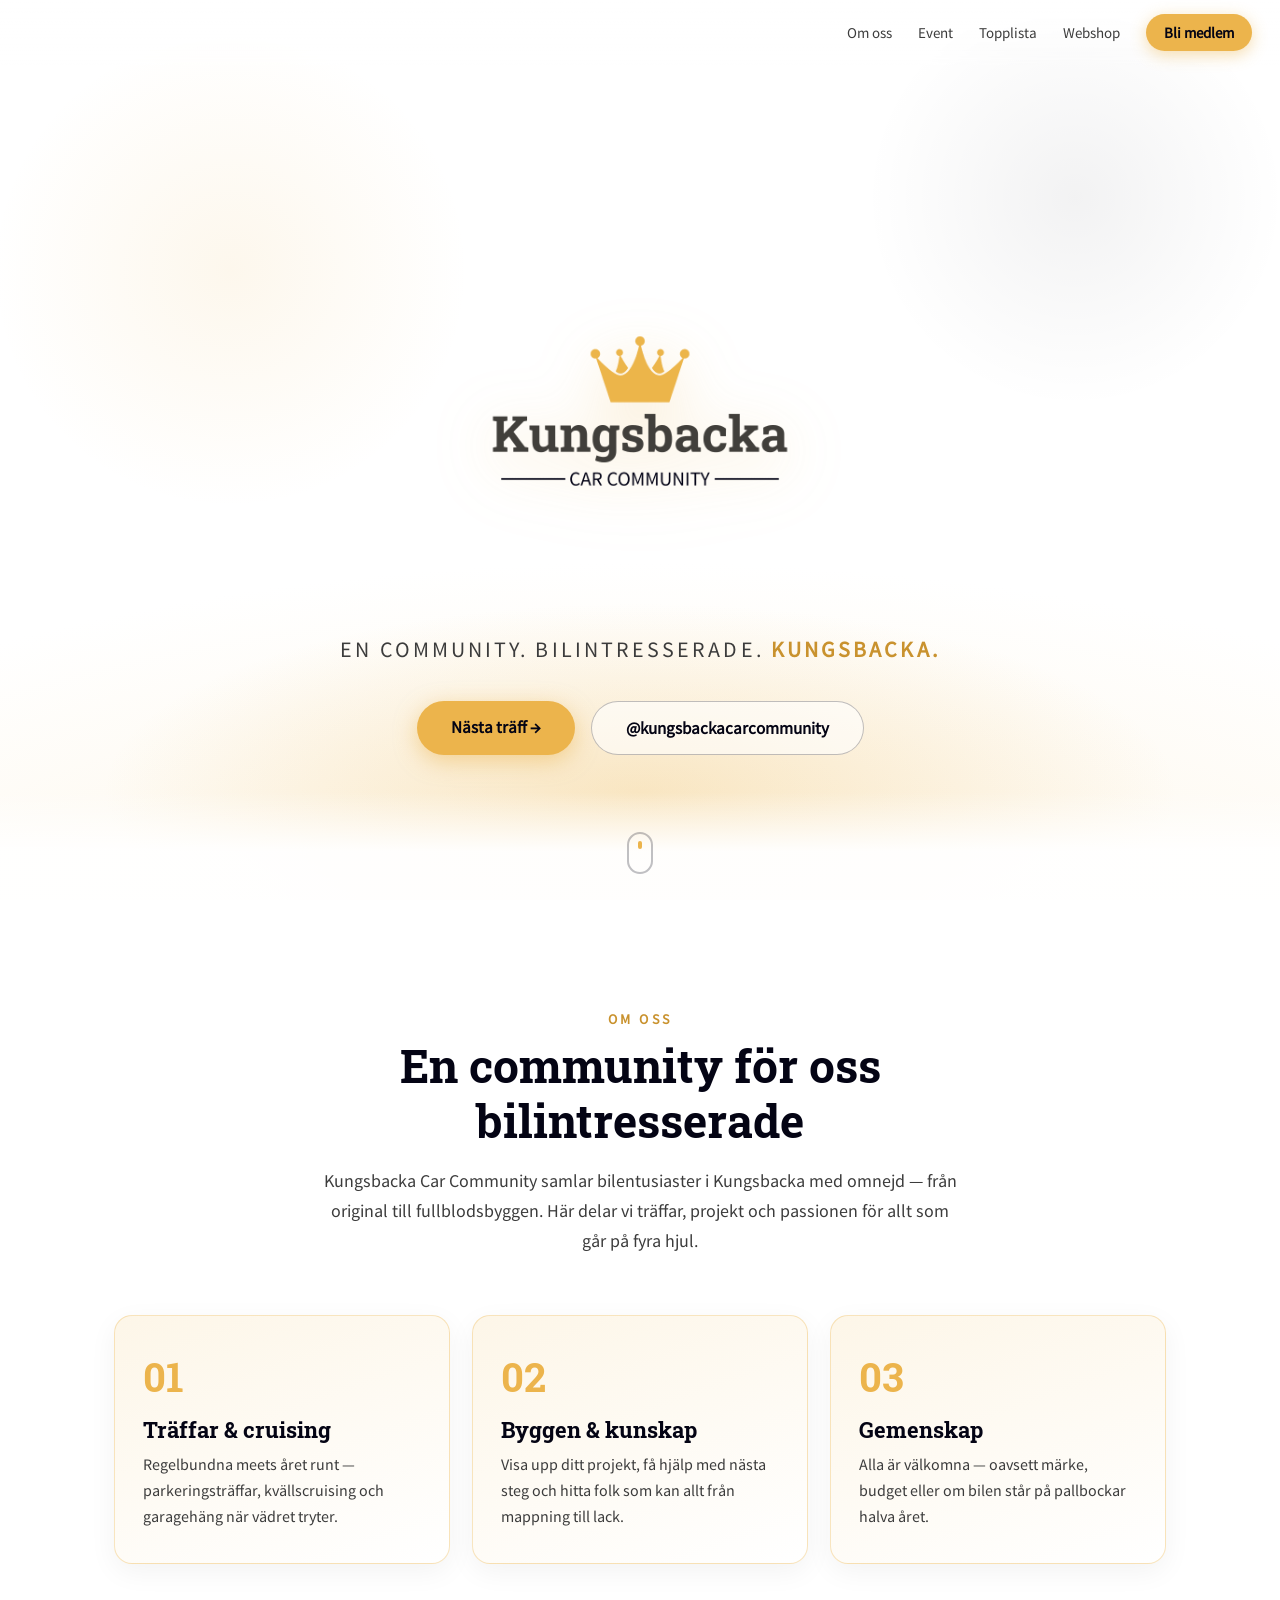
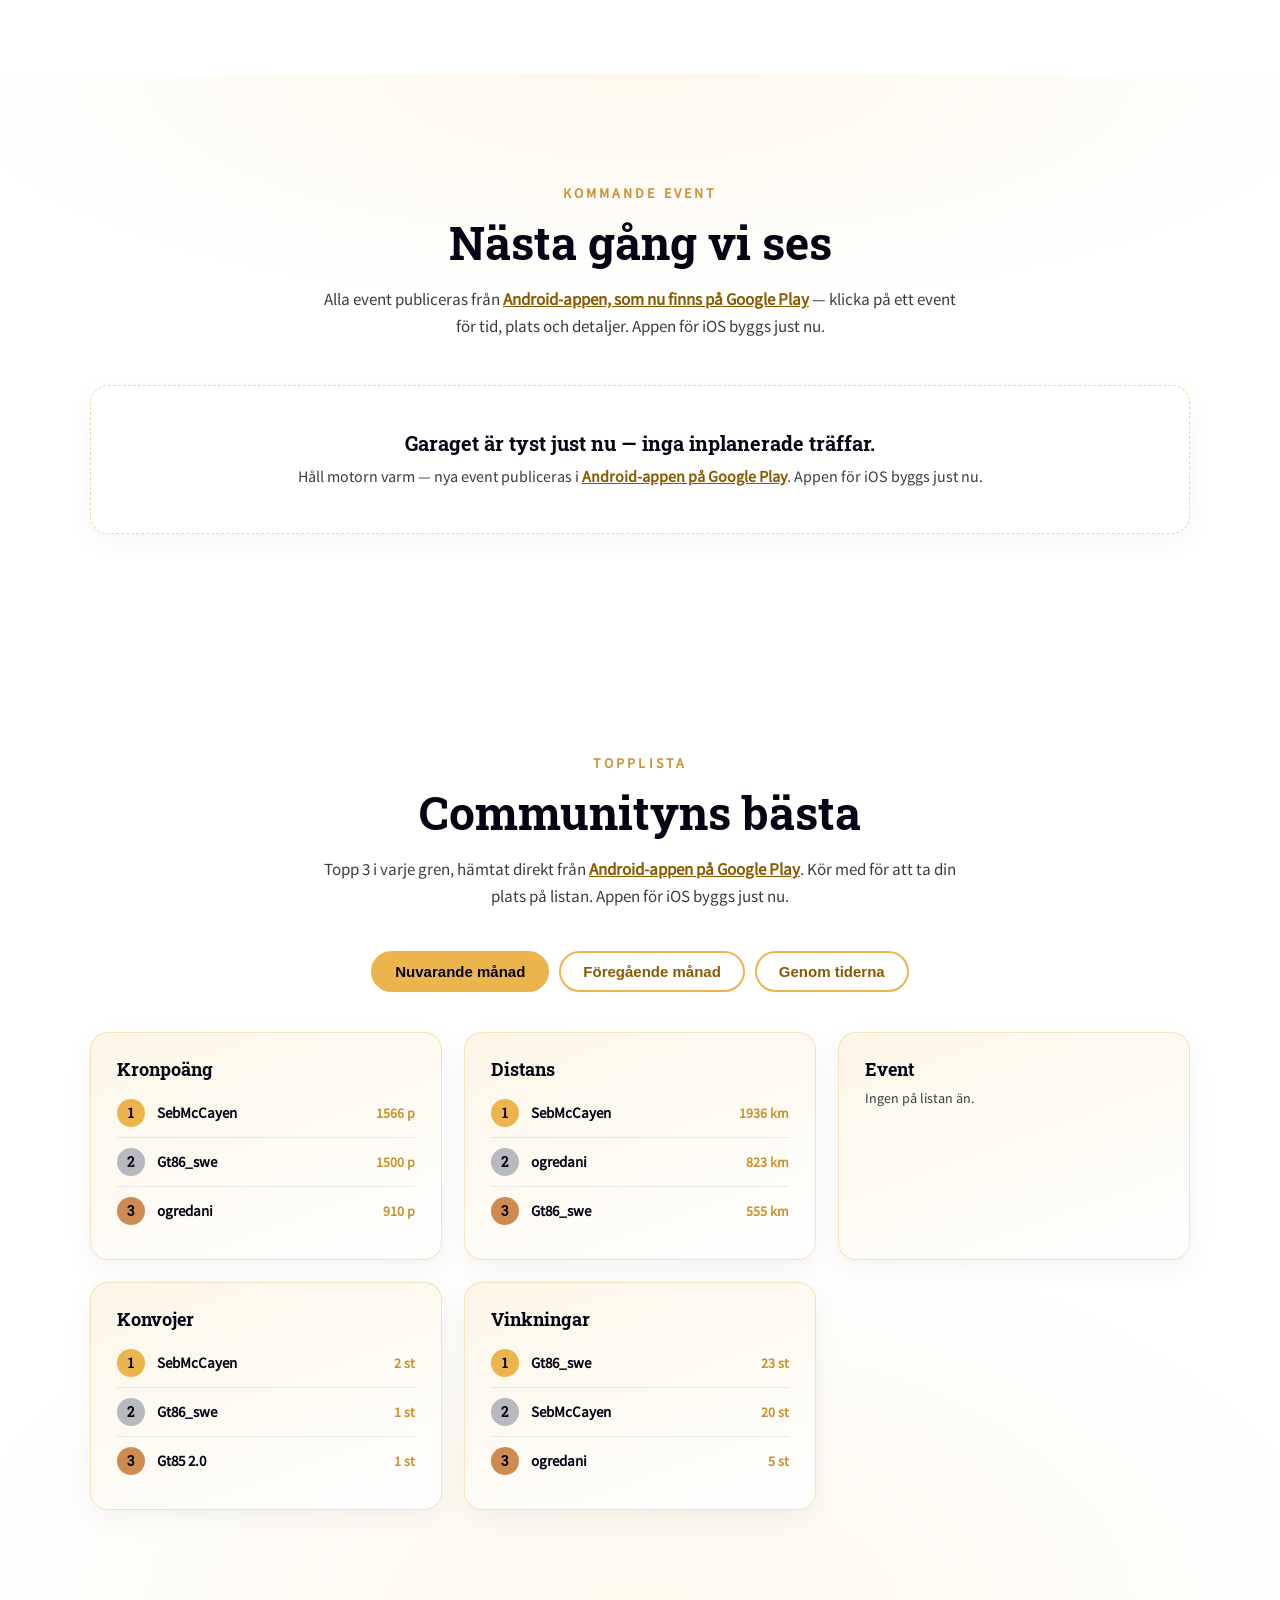
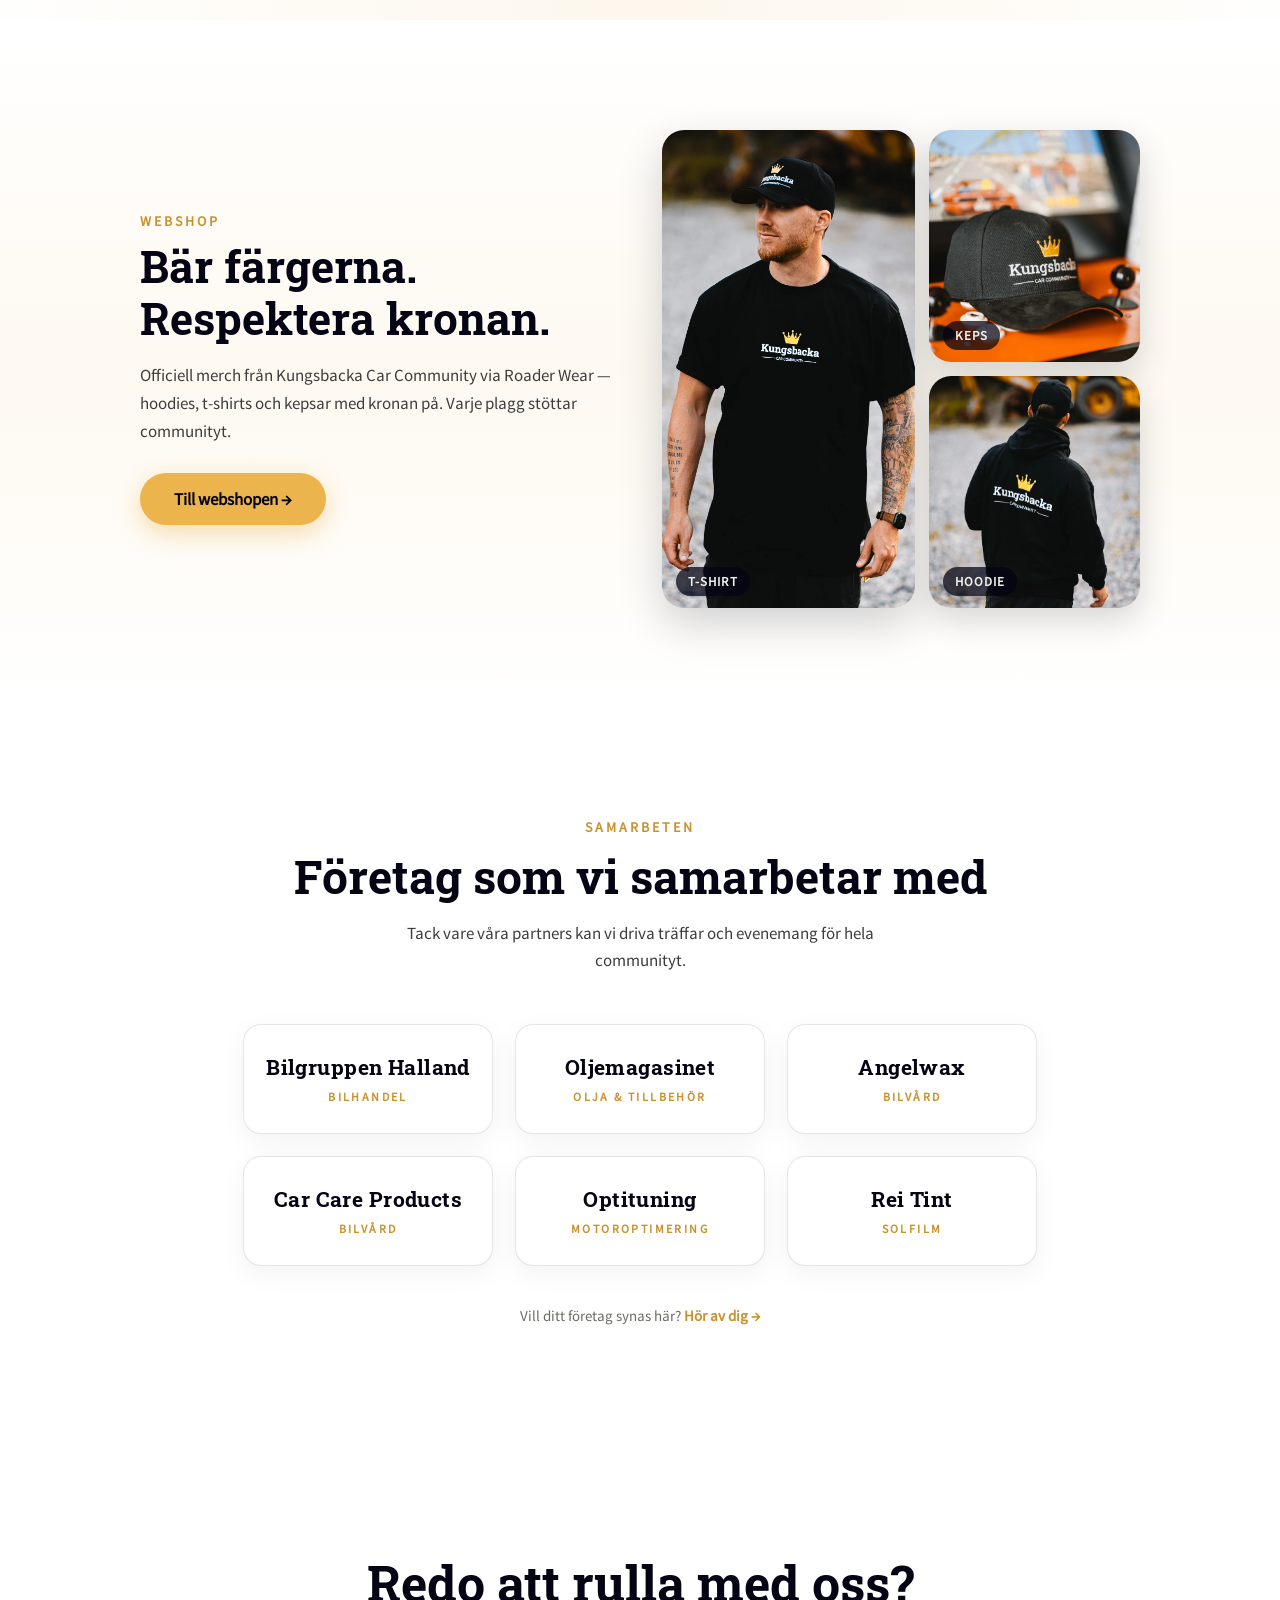
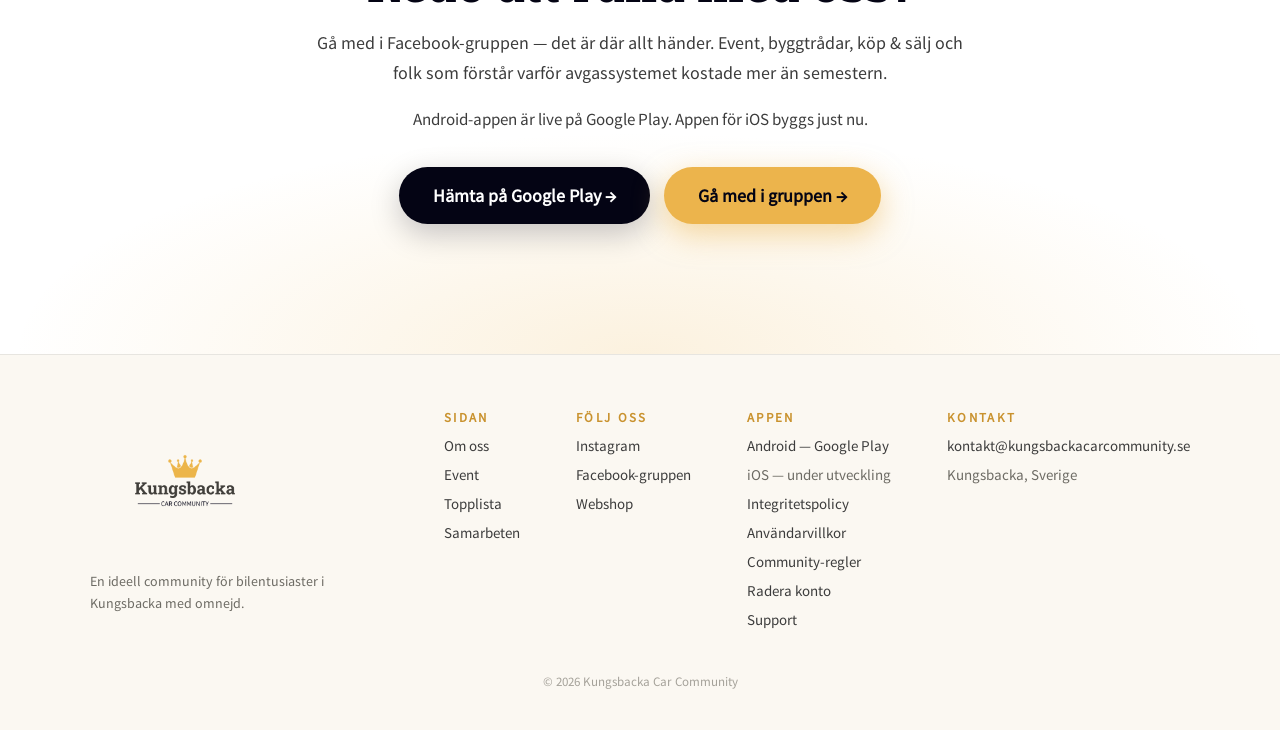
<file: index.html>
<!DOCTYPE html>
<html lang="sv">
<head>
<meta charset="utf-8">
<meta name="viewport" content="width=device-width, initial-scale=1">
<title>Kungsbacka Car Community — bilträffar, cruising &amp; bilgemenskap i Kungsbacka</title>
<meta name="description" content="Kungsbacka Car Community — en community för bilintresserade i Kungsbacka med omnejd. Träffar, cruising, byggen och gemenskap för alla bilentusiaster.">
<link rel="canonical" href="https://kungsbackacarcommunity.se/">
<meta name="theme-color" content="#ecb44c">
<link rel="icon" href="favicon.ico" sizes="any">
<link rel="icon" type="image/png" sizes="32x32" href="assets/favicon-32.png">
<link rel="icon" type="image/png" sizes="16x16" href="assets/favicon-16.png">
<link rel="icon" type="image/png" sizes="192x192" href="assets/favicon-192.png">
<link rel="apple-touch-icon" sizes="180x180" href="assets/favicon-180.png">

<!-- Open Graph (Facebook / link previews) -->
<meta property="og:type" content="website">
<meta property="og:site_name" content="Kungsbacka Car Community">
<meta property="og:locale" content="sv_SE">
<meta property="og:title" content="Kungsbacka Car Community — bilträffar, cruising &amp; bilgemenskap i Kungsbacka">
<meta property="og:description" content="En community för bilintresserade i Kungsbacka med omnejd. Träffar, cruising, byggen och gemenskap för alla bilentusiaster.">
<meta property="og:url" content="https://kungsbackacarcommunity.se/">
<meta property="og:image" content="https://kungsbackacarcommunity.se/assets/logo-main.png">
<meta property="og:image:alt" content="Kungsbacka Car Community">

<!-- Twitter / X card -->
<meta name="twitter:card" content="summary_large_image">
<meta name="twitter:title" content="Kungsbacka Car Community — bilträffar, cruising &amp; bilgemenskap i Kungsbacka">
<meta name="twitter:description" content="En community för bilintresserade i Kungsbacka med omnejd. Träffar, cruising, byggen och gemenskap.">
<meta name="twitter:image" content="https://kungsbackacarcommunity.se/assets/logo-main.png">

<!-- Structured data: who this site is, for search engines & AI -->
<script type="application/ld+json">
{
  "@context": "https://schema.org",
  "@graph": [
    {
      "@type": "Organization",
      "@id": "https://kungsbackacarcommunity.se/#org",
      "name": "Kungsbacka Car Community",
      "url": "https://kungsbackacarcommunity.se/",
      "logo": "https://kungsbackacarcommunity.se/assets/logo-main.png",
      "image": "https://kungsbackacarcommunity.se/assets/logo-main.png",
      "email": "kontakt@kungsbackacarcommunity.se",
      "description": "En ideell community för bilentusiaster i Kungsbacka med omnejd — träffar, cruising, byggen och gemenskap.",
      "areaServed": { "@type": "City", "name": "Kungsbacka" },
      "location": { "@type": "Place", "address": { "@type": "PostalAddress", "addressLocality": "Kungsbacka", "addressCountry": "SE" } },
      "sameAs": [
        "https://www.facebook.com/groups/794040558638195/",
        "https://www.instagram.com/kungsbackacarcommunity",
        "https://play.google.com/store/apps/details?id=com.kungsbackacarcommunity.app"
      ]
    },
    {
      "@type": "WebSite",
      "@id": "https://kungsbackacarcommunity.se/#website",
      "url": "https://kungsbackacarcommunity.se/",
      "name": "Kungsbacka Car Community",
      "inLanguage": "sv-SE",
      "publisher": { "@id": "https://kungsbackacarcommunity.se/#org" }
    }
  ]
}
</script>
<style>
  @font-face { font-family: 'RobotoSlab'; src: url('assets/RobotoSlab.woff2') format('woff2'), url('assets/RobotoSlab.woff') format('woff'); font-weight: 400 700; font-display: swap; }
  @font-face { font-family: 'SourceSans'; src: url('assets/SourceSans.woff2') format('woff2'), url('assets/SourceSans.otf') format('opentype'); font-display: swap; }

  * { box-sizing: border-box; }
  html { scroll-behavior: smooth; }
  body { margin: 0; background: #ffffff; }

  @keyframes kccTrail { 0% { transform: translateX(-30vw); opacity: 0; } 12% { opacity: 1; } 88% { opacity: 1; } 100% { transform: translateX(130vw); opacity: 0; } }
  @keyframes kccTrailR { 0% { transform: translateX(130vw); opacity: 0; } 12% { opacity: 1; } 88% { opacity: 1; } 100% { transform: translateX(-30vw); opacity: 0; } }
  @keyframes kccFloat { 0%,100% { transform: translateY(0px); } 50% { transform: translateY(-18px); } }
  @keyframes kccScroll { 0% { transform: translateY(0); opacity: 1; } 70% { transform: translateY(14px); opacity: 0; } 100% { transform: translateY(0); opacity: 0; } }

  .kcc-reveal { opacity: 0; transform: translateY(36px); transition: opacity 1s ease, transform 1s cubic-bezier(.16,1,.3,1); }
  .kcc-reveal.kcc-in { opacity: 1; transform: translateY(0); }

  /* accessible + SEO heading, hidden visually (design uses the logo image) */
  .kcc-visually-hidden { position: absolute !important; width: 1px; height: 1px; padding: 0; margin: -1px; overflow: hidden; clip: rect(0 0 0 0); white-space: nowrap; border: 0; }

  /* ── hover states (from the design's style-hover) ── */
  .kcc-navlink { color: #3c3c3c; text-decoration: none; transition: color .3s ease; }
  .kcc-navlink:hover { color: #c9922e; }

  .kcc-navcta { transition: box-shadow .3s ease; }
  .kcc-navcta:hover { box-shadow: 0 6px 26px rgba(236,180,76,.7); }

  .kcc-hero-cta { transition: box-shadow .3s ease, transform .3s ease; }
  .kcc-hero-cta:hover { box-shadow: 0 10px 34px rgba(236,180,76,.75); transform: translateY(-2px); }

  .kcc-hero-ghost { transition: border-color .3s ease, color .3s ease; }
  .kcc-hero-ghost:hover { border-color: #c9922e; color: #c9922e; }

  .kcc-card { transition: box-shadow .4s ease, border-color .4s ease, transform .4s ease; }
  .kcc-card:hover { border-color: #ecb44c; box-shadow: 0 12px 38px rgba(236,180,76,.25); transform: translateY(-3px); }

  .kcc-event { transition: box-shadow .4s ease, border-color .4s ease, transform .4s ease; }
  .kcc-event:hover { border-color: #ecb44c; box-shadow: 0 12px 38px rgba(236,180,76,.28); transform: translateY(-3px); }

  .kcc-shop-cta { transition: box-shadow .3s ease, transform .3s ease; }
  .kcc-shop-cta:hover { box-shadow: 0 12px 38px rgba(236,180,76,.7); transform: translateY(-2px); }

  .kcc-shop-tile { transition: box-shadow .4s ease, transform .4s ease; }
  .kcc-shop-tile-lg:hover { box-shadow: 0 18px 50px rgba(236,180,76,.4); transform: translateY(-3px); }
  .kcc-shop-tile-sm:hover { box-shadow: 0 16px 44px rgba(236,180,76,.4); transform: translateY(-3px); }

  .kcc-partner { transition: box-shadow .4s ease, border-color .4s ease, transform .4s ease; }
  .kcc-partner:hover { border-color: #ecb44c; box-shadow: 0 12px 38px rgba(236,180,76,.22); transform: translateY(-3px); }

  .kcc-join-cta { transition: box-shadow .3s ease, transform .3s ease; }
  .kcc-join-cta:hover { box-shadow: 0 14px 44px rgba(236,180,76,.8); transform: translateY(-2px); }

  .kcc-flink { transition: color .3s ease; }
  .kcc-flink:hover { color: #c9922e; }

  /* ── mobile nav: let the links wrap instead of clipping the CTA off-screen ── */
  @media (max-width: 600px) {
    #kcc-brand { display: none !important; }
    .kcc-nav { padding-left: 14px !important; padding-right: 14px !important; }
    .kcc-navlinks { flex-wrap: wrap; justify-content: flex-end; gap: 16px !important; row-gap: 10px; }
  }

  @media (prefers-reduced-motion: reduce) {
    html { scroll-behavior: auto; }
    .kcc-reveal { transition: none; opacity: 1; transform: none; }
    [style*="kccFloat"] { animation: none !important; }
  }
</style>
</head>
<body>
<div style="font-family: 'SourceSans', 'Segoe UI', sans-serif; background: #ffffff; color: #3c3c3c; overflow-x: hidden;">

  <!-- ══════════ NAV ══════════ -->
  <nav class="kcc-nav" style="position: fixed; top: 0; left: 0; right: 0; z-index: 50; display: flex; align-items: center; justify-content: space-between; padding: 14px 28px; background: linear-gradient(180deg, rgba(255,255,255,.94), rgba(255,255,255,0)); -webkit-backdrop-filter: blur(6px); backdrop-filter: blur(6px);">
    <a id="kcc-brand" href="#hem" style="display: flex; align-items: center; gap: 10px; text-decoration: none; opacity: 0; transform: translateY(-8px); pointer-events: none; transition: opacity .5s ease, transform .5s ease;">
      <span style="font-family: 'RobotoSlab', serif; font-weight: 700; font-size: 16px; color: #040414; letter-spacing: .03em;">Kungsbacka Car Community</span>
    </a>
    <div class="kcc-navlinks" style="display: flex; align-items: center; gap: 26px; font-size: 15px;">
      <a href="#om-oss" class="kcc-navlink">Om oss</a>
      <a href="#event" class="kcc-navlink">Event</a>
      <a href="#topplista" class="kcc-navlink">Topplista</a>
      <a href="https://roaderwear.com/en/collections/kungsbacka-car-community" target="_blank" rel="noopener" class="kcc-navlink">Webshop</a>
      <a href="https://www.facebook.com/groups/794040558638195/" target="_blank" rel="noopener" class="kcc-navcta" style="color: #040414; background: #ecb44c; padding: 9px 18px; border-radius: 999px; font-weight: 700; text-decoration: none; box-shadow: 0 4px 16px rgba(236,180,76,.45);">Bli medlem</a>
    </div>
  </nav>

  <!-- ══════════ HERO ══════════ -->
  <header id="hem" style="position: relative; min-height: 100vh; display: flex; flex-direction: column; align-items: center; justify-content: center; text-align: center; overflow: hidden; background: radial-gradient(ellipse 120% 70% at 50% 115%, #fdf3df 0%, #fefaf2 45%, #ffffff 75%);">

    <!-- parallax glow layers -->
    <div id="kcc-par-1" style="position: absolute; inset: 0; pointer-events: none; background: radial-gradient(ellipse 60% 30% at 50% 88%, rgba(236,180,76,.28), transparent 70%);"></div>
    <div id="kcc-par-2" style="position: absolute; inset: 0; pointer-events: none; background: radial-gradient(circle 340px at 18% 30%, rgba(236,180,76,.10), transparent 70%), radial-gradient(circle 300px at 84% 22%, rgba(4,4,20,.05), transparent 70%);"></div>

    <!-- soft ground fade -->
    <div style="position: absolute; left: 0; right: 0; bottom: 0; height: 12%; background: linear-gradient(180deg, transparent, rgba(255,255,255,.95) 55%); pointer-events: none;"></div>

    <div style="position: relative; z-index: 2; display: flex; flex-direction: column; align-items: center; gap: 8px; padding: 96px 24px 40px; animation: kccFloat 7s ease-in-out infinite;">
      <h1 class="kcc-visually-hidden">Kungsbacka Car Community — bilträffar, cruising och gemenskap för bilintresserade i Kungsbacka med omnejd</h1>
      <img src="assets/logo-main.png" alt="Kungsbacka Car Community" width="2400" height="1800" fetchpriority="high" style="width: min(560px, 82vw); height: auto; filter: drop-shadow(0 10px 30px rgba(236,180,76,.30));">
      <p style="margin: 6px 0 0; font-size: clamp(17px, 2.2vw, 22px); color: #3c3c3c; letter-spacing: .14em; text-transform: uppercase;">En community. bilintresserade.&nbsp;<span style="color: rgb(201, 146, 46); font-weight: 700;">Kungsbacka.</span></p>
      <div style="display: flex; gap: 16px; margin-top: 30px; flex-wrap: wrap; justify-content: center;">
        <a href="#event" class="kcc-hero-cta" style="background: #ecb44c; color: #040414; font-weight: 700; font-size: 17px; padding: 15px 34px; border-radius: 999px; text-decoration: none; box-shadow: 0 6px 22px rgba(236,180,76,.5);">Nästa träff →</a>
        <a href="https://www.instagram.com/kungsbackacarcommunity" target="_blank" rel="noopener" class="kcc-hero-ghost" style="border: 1px solid rgba(4,4,20,.25); color: #040414; font-weight: 600; font-size: 17px; padding: 15px 34px; border-radius: 999px; text-decoration: none; background: rgba(255,255,255,.6);">@kungsbackacarcommunity</a>
      </div>
    </div>

    <div style="position: absolute; bottom: 26px; left: 50%; margin-left: -13px; width: 26px; height: 42px; border: 2px solid rgba(4,4,20,.25); border-radius: 14px; z-index: 2;">
      <div style="width: 4px; height: 8px; border-radius: 2px; background: #ecb44c; margin: 7px auto 0; animation: kccScroll 1.8s ease-in-out infinite;"></div>
    </div>
  </header>

  <!-- ══════════ OM OSS ══════════ -->
  <section id="om-oss" class="kcc-reveal" style="position: relative; padding: 110px 24px; max-width: 1100px; margin: 0 auto;">
    <p style="margin: 0 0 10px; color: #c9922e; letter-spacing: .22em; text-transform: uppercase; font-size: 14px; text-align: center; font-weight: 700;">Om oss</p>
    <h2 style="font-family: 'RobotoSlab', serif; font-size: clamp(30px, 4.4vw, 46px); margin: 0 auto 18px; text-align: center; max-width: 760px; line-height: 1.2; color: #040414;">En community för oss bilintresserade</h2>
    <p style="max-width: 640px; margin: 0 auto 60px; text-align: center; color: #3c3c3c; font-size: 18px; line-height: 1.65;">Kungsbacka Car Community samlar bilentusiaster i Kungsbacka med omnejd — från original till fullblodsbyggen. Här delar vi träffar, projekt och passionen för allt som går på fyra hjul.</p>
    <div style="display: grid; grid-template-columns: repeat(auto-fit, minmax(260px, 1fr)); gap: 22px;">
      <div class="kcc-card" style="background: linear-gradient(160deg, #fdf6e8, #ffffff); border: 1px solid rgba(236,180,76,.35); border-radius: 18px; padding: 34px 28px; box-shadow: 0 8px 28px rgba(4,4,20,.05);">
        <div style="font-family: 'RobotoSlab', serif; font-size: 40px; color: #ecb44c;">01</div>
        <h3 style="font-family: 'RobotoSlab', serif; font-size: 22px; margin: 12px 0 8px; color: #040414;">Träffar &amp; cruising</h3>
        <p style="margin: 0; color: #3c3c3c; line-height: 1.6;">Regelbundna meets året runt — parkeringsträffar, kvällscruising och garagehäng när vädret tryter.</p>
      </div>
      <div class="kcc-card" style="background: linear-gradient(160deg, #fdf6e8, #ffffff); border: 1px solid rgba(236,180,76,.35); border-radius: 18px; padding: 34px 28px; box-shadow: 0 8px 28px rgba(4,4,20,.05);">
        <div style="font-family: 'RobotoSlab', serif; font-size: 40px; color: #ecb44c;">02</div>
        <h3 style="font-family: 'RobotoSlab', serif; font-size: 22px; margin: 12px 0 8px; color: #040414;">Byggen &amp; kunskap</h3>
        <p style="margin: 0; color: #3c3c3c; line-height: 1.6;">Visa upp ditt projekt, få hjälp med nästa steg och hitta folk som kan allt från mappning till lack.</p>
      </div>
      <div class="kcc-card" style="background: linear-gradient(160deg, #fdf6e8, #ffffff); border: 1px solid rgba(236,180,76,.35); border-radius: 18px; padding: 34px 28px; box-shadow: 0 8px 28px rgba(4,4,20,.05);">
        <div style="font-family: 'RobotoSlab', serif; font-size: 40px; color: #ecb44c;">03</div>
        <h3 style="font-family: 'RobotoSlab', serif; font-size: 22px; margin: 12px 0 8px; color: #040414;">Gemenskap</h3>
        <p style="margin: 0; color: #3c3c3c; line-height: 1.6;">Alla är välkomna — oavsett märke, budget eller om bilen står på pallbockar halva året.</p>
      </div>
    </div>
  </section>

  <!-- ══════════ EVENT ══════════ -->
  <section id="event" class="kcc-reveal" style="position: relative; padding: 110px 24px; background: radial-gradient(ellipse 80% 60% at 50% 0%, rgba(236,180,76,.10), transparent 70%);">
    <div style="max-width: 1100px; margin: 0 auto;">
      <p style="margin: 0 0 10px; color: #c9922e; letter-spacing: .22em; text-transform: uppercase; font-size: 14px; text-align: center; font-weight: 700;">Kommande event</p>
      <h2 style="font-family: 'RobotoSlab', serif; font-size: clamp(30px, 4.4vw, 46px); margin: 0 auto 14px; text-align: center; color: #040414;">Nästa gång vi ses</h2>
      <p style="text-align: center; color: #3c3c3c; margin: 0 auto 44px; max-width: 650px; font-size: 17px; line-height: 1.6;">Alla event publiceras från <a href="https://play.google.com/store/apps/details?id=com.kungsbackacarcommunity.app" target="_blank" rel="noopener" style="color: #8a5a00; font-weight: 700;">Android-appen, som nu finns på Google Play</a> — klicka på ett event för tid, plats och detaljer. Appen för iOS byggs just nu.</p>

      <!-- countdown (populated by JS) -->
      <div id="kcc-countdown" style="display: flex; justify-content: center; gap: 18px; margin-bottom: 54px; flex-wrap: wrap;">
        <div style="text-align: center; background: #ffffff; border: 1px solid rgba(236,180,76,.45); border-radius: 16px; padding: 18px 26px; min-width: 86px; box-shadow: 0 8px 26px rgba(236,180,76,.18);">
          <div id="kcc-cd-days" style="font-family: 'RobotoSlab', serif; font-size: 40px; font-weight: 700; color: #c9922e;">0</div>
          <div style="font-size: 13px; letter-spacing: .18em; text-transform: uppercase; color: #3c3c3c;">dagar</div>
        </div>
        <div style="text-align: center; background: #ffffff; border: 1px solid rgba(236,180,76,.45); border-radius: 16px; padding: 18px 26px; min-width: 86px; box-shadow: 0 8px 26px rgba(236,180,76,.18);">
          <div id="kcc-cd-hours" style="font-family: 'RobotoSlab', serif; font-size: 40px; font-weight: 700; color: #c9922e;">0</div>
          <div style="font-size: 13px; letter-spacing: .18em; text-transform: uppercase; color: #3c3c3c;">timmar</div>
        </div>
        <div style="text-align: center; background: #ffffff; border: 1px solid rgba(236,180,76,.45); border-radius: 16px; padding: 18px 26px; min-width: 86px; box-shadow: 0 8px 26px rgba(236,180,76,.18);">
          <div id="kcc-cd-mins" style="font-family: 'RobotoSlab', serif; font-size: 40px; font-weight: 700; color: #c9922e;">0</div>
          <div style="font-size: 13px; letter-spacing: .18em; text-transform: uppercase; color: #3c3c3c;">minuter</div>
        </div>
      </div>

      <div id="kcc-events" style="display: grid; grid-template-columns: repeat(auto-fit, minmax(300px, 1fr)); gap: 22px;">
        <!-- event cards rendered by JS -->
      </div>

      <noscript>
        <p style="text-align: center; color: #3c3c3c; font-size: 16px; line-height: 1.6; margin: 0;">
          Garaget är tyst just nu — inga inplanerade träffar att visa här. Håll motorn varm: nya event publiceras i <a href="https://play.google.com/store/apps/details?id=com.kungsbackacarcommunity.app" style="color: #8a5a00; font-weight: 700;">Android-appen på Google Play</a>. Appen för iOS byggs just nu.
        </p>
      </noscript>
    </div>
  </section>

  <!-- ══════════ TOPPLISTA ══════════ -->
  <section id="topplista" class="kcc-reveal" style="position: relative; padding: 110px 24px; background: radial-gradient(ellipse 80% 60% at 50% 100%, rgba(236,180,76,.10), transparent 70%);">
    <div style="max-width: 1100px; margin: 0 auto;">
      <p style="margin: 0 0 10px; color: #c9922e; letter-spacing: .22em; text-transform: uppercase; font-size: 14px; text-align: center; font-weight: 700;">Topplista</p>
      <h2 style="font-family: 'RobotoSlab', serif; font-size: clamp(30px, 4.4vw, 46px); margin: 0 auto 14px; text-align: center; color: #040414;">Communityns bästa</h2>
      <p style="text-align: center; color: #3c3c3c; margin: 0 auto 40px; max-width: 650px; font-size: 17px; line-height: 1.6;">Topp 3 i varje gren, hämtat direkt från <a href="https://play.google.com/store/apps/details?id=com.kungsbackacarcommunity.app" target="_blank" rel="noopener" style="color: #8a5a00; font-weight: 700;">Android-appen på Google Play</a>. Kör med för att ta din plats på listan. Appen för iOS byggs just nu.</p>

      <!-- scope toggle (populated / toggled by JS) -->
      <div id="kcc-lb-toggle" style="display: none; justify-content: center; gap: 10px; margin-bottom: 40px; flex-wrap: wrap;"></div>

      <!-- category cards rendered by JS; empty-state message otherwise -->
      <div id="kcc-leaderboard" style="display: grid; grid-template-columns: repeat(auto-fit, minmax(280px, 1fr)); gap: 22px;">
        <p style="grid-column: 1 / -1; text-align: center; color: #3c3c3c; font-size: 17px;">Topplistan fylls på snart.</p>
      </div>

      <noscript>
        <p style="text-align: center; color: #3c3c3c; font-size: 16px; line-height: 1.6; margin: 0;">
          Topplistan visas när sidan körs med JavaScript — hela ligan finns i <a href="https://play.google.com/store/apps/details?id=com.kungsbackacarcommunity.app" style="color: #8a5a00; font-weight: 700;">Android-appen på Google Play</a>. Appen för iOS byggs just nu.
        </p>
      </noscript>
    </div>
  </section>

  <!-- ══════════ WEBSHOP ══════════ -->
  <section id="webshop" class="kcc-reveal" style="padding: 110px 24px; background: linear-gradient(180deg, transparent, rgba(236,180,76,.08) 50%, transparent);">
    <div style="max-width: 1000px; margin: 0 auto; display: grid; grid-template-columns: repeat(auto-fit, minmax(320px, 1fr)); gap: 44px; align-items: center;">
      <div>
        <p style="margin: 0 0 10px; color: #c9922e; letter-spacing: .22em; text-transform: uppercase; font-size: 14px; font-weight: 700;">Webshop</p>
        <h2 style="font-family: 'RobotoSlab', serif; font-size: clamp(30px, 4.4vw, 44px); margin: 0 0 16px; line-height: 1.2; color: #040414;">Bär färgerna.<br>Respektera kronan.</h2>
        <p style="color: #3c3c3c; font-size: 17px; line-height: 1.65; margin: 0 0 28px;">Officiell merch från Kungsbacka Car Community via Roader Wear — hoodies, t-shirts och kepsar med kronan på. Varje plagg stöttar communityt.</p>
        <a href="https://roaderwear.com/en/collections/kungsbacka-car-community" target="_blank" rel="noopener" class="kcc-shop-cta" style="display: inline-block; background: #ecb44c; color: #040414; font-weight: 700; padding: 15px 34px; border-radius: 999px; text-decoration: none; font-size: 17px; box-shadow: 0 8px 26px rgba(236,180,76,.45);">Till webshopen →</a>
      </div>
      <div style="display: grid; grid-template-columns: 1.2fr 1fr; grid-template-rows: 1fr 1fr; gap: 14px; aspect-ratio: 1 / 1;">
        <a href="https://roaderwear.com/en/collections/kungsbacka-car-community" target="_blank" rel="noopener" class="kcc-shop-tile kcc-shop-tile-lg" style="grid-row: 1 / 3; position: relative; display: block; border-radius: 22px; overflow: hidden; box-shadow: 0 16px 44px rgba(4,4,20,.18);">
          <img src="assets/shop/tshirt.webp" alt="Kungsbacka Car Community t-shirt" loading="lazy" style="position: absolute; inset: 0; width: 100%; height: 100%; object-fit: cover;">
          <span style="position: absolute; left: 14px; bottom: 12px; background: rgba(4,4,20,.72); color: #f2f0ea; font-size: 13px; font-weight: 700; letter-spacing: .08em; text-transform: uppercase; padding: 6px 12px; border-radius: 999px;">T-shirt</span>
        </a>
        <a href="https://roaderwear.com/en/collections/kungsbacka-car-community" target="_blank" rel="noopener" class="kcc-shop-tile kcc-shop-tile-sm" style="position: relative; display: block; border-radius: 22px; overflow: hidden; box-shadow: 0 12px 34px rgba(4,4,20,.16);">
          <img src="assets/shop/keps.webp" alt="Kungsbacka Car Community keps" loading="lazy" style="position: absolute; inset: 0; width: 100%; height: 100%; object-fit: cover;">
          <span style="position: absolute; left: 14px; bottom: 12px; background: rgba(4,4,20,.72); color: #f2f0ea; font-size: 13px; font-weight: 700; letter-spacing: .08em; text-transform: uppercase; padding: 6px 12px; border-radius: 999px;">Keps</span>
        </a>
        <a href="https://roaderwear.com/en/collections/kungsbacka-car-community" target="_blank" rel="noopener" class="kcc-shop-tile kcc-shop-tile-sm" style="position: relative; display: block; border-radius: 22px; overflow: hidden; box-shadow: 0 12px 34px rgba(4,4,20,.16);">
          <img src="assets/shop/hoodie.webp" alt="Kungsbacka Car Community hoodie" loading="lazy" style="position: absolute; inset: 0; width: 100%; height: 100%; object-fit: cover;">
          <span style="position: absolute; left: 14px; bottom: 12px; background: rgba(4,4,20,.72); color: #f2f0ea; font-size: 13px; font-weight: 700; letter-spacing: .08em; text-transform: uppercase; padding: 6px 12px; border-radius: 999px;">Hoodie</span>
        </a>
      </div>
    </div>
  </section>

  <!-- ══════════ SAMARBETEN ══════════ -->
  <section id="samarbeten" class="kcc-reveal" style="padding: 100px 24px; max-width: 1100px; margin: 0 auto;">
    <p style="margin: 0 0 10px; color: #c9922e; letter-spacing: .22em; text-transform: uppercase; font-size: 14px; text-align: center; font-weight: 700;">Samarbeten</p>
    <h2 style="font-family: 'RobotoSlab', serif; font-size: clamp(30px, 4.4vw, 46px); margin: 0 auto 14px; text-align: center; color: #040414;">Företag som vi samarbetar med</h2>
    <p style="text-align: center; color: #3c3c3c; margin: 0 auto 50px; max-width: 560px; font-size: 17px; line-height: 1.6;">Tack vare våra partners kan vi driva träffar och evenemang för hela communityt.</p>
    <div style="display: flex; flex-wrap: wrap; justify-content: center; gap: 22px;">
      <div class="kcc-partner" style="display: flex; flex: 0 1 250px; min-width: 210px; flex-direction: column; align-items: center; justify-content: center; gap: 8px; text-align: center; text-decoration: none; background: #ffffff; border: 1px solid rgba(4,4,20,.10); border-radius: 18px; padding: 28px 22px; min-height: 110px; box-shadow: 0 8px 28px rgba(4,4,20,.05);">
        <span style="font-family: 'RobotoSlab', serif; font-weight: 700; font-size: 21px; letter-spacing: .02em; color: #040414; line-height: 1.25;">Bilgruppen Halland</span>
        <span style="font-size: 12px; letter-spacing: .2em; text-transform: uppercase; color: #c9922e; font-weight: 700;">Bilhandel</span>
      </div>
      <a href="https://www.oljemagasinet.se/" target="_blank" rel="noopener" class="kcc-partner" style="display: flex; flex: 0 1 250px; min-width: 210px; flex-direction: column; align-items: center; justify-content: center; gap: 8px; text-align: center; text-decoration: none; background: #ffffff; border: 1px solid rgba(4,4,20,.10); border-radius: 18px; padding: 28px 22px; min-height: 110px; box-shadow: 0 8px 28px rgba(4,4,20,.05);">
        <span style="font-family: 'RobotoSlab', serif; font-weight: 700; font-size: 21px; letter-spacing: .02em; color: #040414; line-height: 1.25;">Oljemagasinet</span>
        <span style="font-size: 12px; letter-spacing: .2em; text-transform: uppercase; color: #c9922e; font-weight: 700;">Olja &amp; tillbehör</span>
      </a>
      <div class="kcc-partner" style="display: flex; flex: 0 1 250px; min-width: 210px; flex-direction: column; align-items: center; justify-content: center; gap: 8px; text-align: center; text-decoration: none; background: #ffffff; border: 1px solid rgba(4,4,20,.10); border-radius: 18px; padding: 28px 22px; min-height: 110px; box-shadow: 0 8px 28px rgba(4,4,20,.05);">
        <span style="font-family: 'RobotoSlab', serif; font-weight: 700; font-size: 21px; letter-spacing: .02em; color: #040414; line-height: 1.25;">Angelwax</span>
        <span style="font-size: 12px; letter-spacing: .2em; text-transform: uppercase; color: #c9922e; font-weight: 700;">Bilvård</span>
      </div>
      <div class="kcc-partner" style="display: flex; flex: 0 1 250px; min-width: 210px; flex-direction: column; align-items: center; justify-content: center; gap: 8px; text-align: center; text-decoration: none; background: #ffffff; border: 1px solid rgba(4,4,20,.10); border-radius: 18px; padding: 28px 22px; min-height: 110px; box-shadow: 0 8px 28px rgba(4,4,20,.05);">
        <span style="font-family: 'RobotoSlab', serif; font-weight: 700; font-size: 21px; letter-spacing: .02em; color: #040414; line-height: 1.25;">Car Care Products</span>
        <span style="font-size: 12px; letter-spacing: .2em; text-transform: uppercase; color: #c9922e; font-weight: 700;">Bilvård</span>
      </div>
      <div class="kcc-partner" style="display: flex; flex: 0 1 250px; min-width: 210px; flex-direction: column; align-items: center; justify-content: center; gap: 8px; text-align: center; text-decoration: none; background: #ffffff; border: 1px solid rgba(4,4,20,.10); border-radius: 18px; padding: 28px 22px; min-height: 110px; box-shadow: 0 8px 28px rgba(4,4,20,.05);">
        <span style="font-family: 'RobotoSlab', serif; font-weight: 700; font-size: 21px; letter-spacing: .02em; color: #040414; line-height: 1.25;">Optituning</span>
        <span style="font-size: 12px; letter-spacing: .2em; text-transform: uppercase; color: #c9922e; font-weight: 700;">Motoroptimering</span>
      </div>
      <a href="https://www.instagram.com/rei__tint/" target="_blank" rel="noopener" class="kcc-partner" style="display: flex; flex: 0 1 250px; min-width: 210px; flex-direction: column; align-items: center; justify-content: center; gap: 8px; text-align: center; text-decoration: none; background: #ffffff; border: 1px solid rgba(4,4,20,.10); border-radius: 18px; padding: 28px 22px; min-height: 110px; box-shadow: 0 8px 28px rgba(4,4,20,.05);">
        <span style="font-family: 'RobotoSlab', serif; font-weight: 700; font-size: 21px; letter-spacing: .02em; color: #040414; line-height: 1.25;">Rei Tint</span>
        <span style="font-size: 12px; letter-spacing: .2em; text-transform: uppercase; color: #c9922e; font-weight: 700;">Solfilm</span>
      </a>
    </div>
    <p style="text-align: center; color: #6d6b64; font-size: 15px; margin: 40px 0 0;">Vill ditt företag synas här? <a href="mailto:kontakt@kungsbackacarcommunity.se" style="color: #c9922e; font-weight: 700; text-decoration: none;">Hör av dig →</a></p>
  </section>

  <!-- ══════════ BLI MEDLEM ══════════ -->
  <section id="medlem" class="kcc-reveal" style="position: relative; padding: 130px 24px; text-align: center; overflow: hidden;">
    <div style="position: absolute; inset: 0; background: radial-gradient(ellipse 70% 60% at 50% 100%, rgba(236,180,76,.18), transparent 70%); pointer-events: none;"></div>
    <div style="position: relative; max-width: 660px; margin: 0 auto;">
      <h2 style="font-family: 'RobotoSlab', serif; font-size: clamp(32px, 5vw, 50px); margin: 0 0 16px; line-height: 1.15; color: #040414;">Redo att rulla med oss?</h2>
      <p style="color: #3c3c3c; font-size: 18px; line-height: 1.65; margin: 0 0 18px;">Gå med i Facebook-gruppen — det är där allt händer. Event, byggtrådar, köp &amp; sälj och folk som förstår varför avgassystemet kostade mer än semestern.</p>
      <p style="color: #3c3c3c; font-size: 17px; line-height: 1.6; margin: 0 0 34px;">Android-appen är live på Google Play. Appen för iOS byggs just nu.</p>
      <div style="display: flex; justify-content: center; gap: 14px; flex-wrap: wrap;">
        <a href="https://play.google.com/store/apps/details?id=com.kungsbackacarcommunity.app" target="_blank" rel="noopener" class="kcc-join-cta" style="display: inline-block; background: #040414; color: #ffffff; font-weight: 700; padding: 17px 34px; border-radius: 999px; text-decoration: none; font-size: 18px; box-shadow: 0 10px 30px rgba(4,4,20,.22);">Hämta på Google Play →</a>
        <a href="https://www.facebook.com/groups/794040558638195/" target="_blank" rel="noopener" class="kcc-join-cta" style="display: inline-block; background: #ecb44c; color: #040414; font-weight: 700; padding: 17px 34px; border-radius: 999px; text-decoration: none; font-size: 18px; box-shadow: 0 10px 30px rgba(236,180,76,.5);">Gå med i gruppen →</a>
      </div>
    </div>
  </section>

  <!-- ══════════ FOOTER ══════════ -->
  <footer style="border-top: 1px solid rgba(4,4,20,.08); padding: 54px 28px 40px; background: #fbf8f2;">
    <div style="max-width: 1100px; margin: 0 auto; display: flex; flex-wrap: wrap; gap: 36px; justify-content: space-between; align-items: flex-start;">
      <div style="max-width: 300px;">
        <img src="assets/logo-main.png" alt="Kungsbacka Car Community" width="2400" height="1800" loading="lazy" style="width: 190px; height: auto;">
        <p style="color: #6d6b64; font-size: 14px; line-height: 1.6; margin: 14px 0 0;">En ideell community för bilentusiaster i Kungsbacka med omnejd.</p>
      </div>
      <div style="display: flex; gap: 56px; flex-wrap: wrap;">
        <div style="display: flex; flex-direction: column; gap: 10px;">
          <span style="color: #c9922e; font-size: 13px; letter-spacing: .18em; text-transform: uppercase; font-weight: 700;">Sidan</span>
          <a href="#om-oss" class="kcc-flink" style="color: #3c3c3c; text-decoration: none; font-size: 15px;">Om oss</a>
          <a href="#event" class="kcc-flink" style="color: #3c3c3c; text-decoration: none; font-size: 15px;">Event</a>
          <a href="#topplista" class="kcc-flink" style="color: #3c3c3c; text-decoration: none; font-size: 15px;">Topplista</a>
          <a href="#samarbeten" class="kcc-flink" style="color: #3c3c3c; text-decoration: none; font-size: 15px;">Samarbeten</a>
        </div>
        <div style="display: flex; flex-direction: column; gap: 10px;">
          <span style="color: #c9922e; font-size: 13px; letter-spacing: .18em; text-transform: uppercase; font-weight: 700;">Följ oss</span>
          <a href="https://www.instagram.com/kungsbackacarcommunity" target="_blank" rel="noopener" class="kcc-flink" style="color: #3c3c3c; text-decoration: none; font-size: 15px;">Instagram</a>
          <a href="https://www.facebook.com/groups/794040558638195/" target="_blank" rel="noopener" class="kcc-flink" style="color: #3c3c3c; text-decoration: none; font-size: 15px;">Facebook-gruppen</a>
          <a href="https://roaderwear.com/en/collections/kungsbacka-car-community" target="_blank" rel="noopener" class="kcc-flink" style="color: #3c3c3c; text-decoration: none; font-size: 15px;">Webshop</a>
        </div>
        <div style="display: flex; flex-direction: column; gap: 10px;">
          <span style="color: #c9922e; font-size: 13px; letter-spacing: .18em; text-transform: uppercase; font-weight: 700;">Appen</span>
          <a href="https://play.google.com/store/apps/details?id=com.kungsbackacarcommunity.app" target="_blank" rel="noopener" class="kcc-flink" style="color: #3c3c3c; text-decoration: none; font-size: 15px;">Android — Google Play</a>
          <span style="color: #6d6b64; font-size: 15px;">iOS — under utveckling</span>
          <a href="integritetspolicy.html" class="kcc-flink" style="color: #3c3c3c; text-decoration: none; font-size: 15px;">Integritetspolicy</a>
          <a href="anvandarvillkor.html" class="kcc-flink" style="color: #3c3c3c; text-decoration: none; font-size: 15px;">Användarvillkor</a>
          <a href="community-regler.html" class="kcc-flink" style="color: #3c3c3c; text-decoration: none; font-size: 15px;">Community-regler</a>
          <a href="radera-konto.html" class="kcc-flink" style="color: #3c3c3c; text-decoration: none; font-size: 15px;">Radera konto</a>
          <a href="support.html" class="kcc-flink" style="color: #3c3c3c; text-decoration: none; font-size: 15px;">Support</a>
        </div>
        <div style="display: flex; flex-direction: column; gap: 10px;">
          <span style="color: #c9922e; font-size: 13px; letter-spacing: .18em; text-transform: uppercase; font-weight: 700;">Kontakt</span>
          <a href="mailto:kontakt@kungsbackacarcommunity.se" class="kcc-flink" style="color: #3c3c3c; text-decoration: none; font-size: 15px;">kontakt@kungsbackacarcommunity.se</a>
          <span style="color: #6d6b64; font-size: 15px;">Kungsbacka, Sverige</span>
        </div>
      </div>
    </div>
    <p style="text-align: center; color: #a5a29a; font-size: 13px; margin: 44px 0 0;">© <span id="kcc-year">2026</span> Kungsbacka Car Community</p>
  </footer>
</div>

<script>
(function () {
  "use strict";

  var MONTHS = ["jan", "feb", "mar", "apr", "maj", "jun", "jul", "aug", "sep", "okt", "nov", "dec"];
  var WEEKDAYS = ["Söndag", "Måndag", "Tisdag", "Onsdag", "Torsdag", "Fredag", "Lördag"];

  var state = { now: Date.now(), appEvents: null };

  // ── footer year ──
  document.getElementById("kcc-year").textContent = String(new Date().getFullYear());

  function escapeHtml(s) {
    return String(s == null ? "" : s)
      .replace(/&/g, "&amp;").replace(/</g, "&lt;").replace(/>/g, "&gt;")
      .replace(/"/g, "&quot;").replace(/'/g, "&#39;");
  }

  // app-events.json is machine-generated but treated as untrusted input:
  // only a well-formed absolute http(s) url may become a link — anything else counts as no-url
  function safeUrl(u) {
    if (typeof u !== "string") return null;
    u = u.trim();
    if (!u) return null;
    try {
      var p = new URL(u);
      if (p.protocol === "http:" || p.protocol === "https:") return u;
    } catch (err) {}
    return null;
  }

  var stockholmFormat = new Intl.DateTimeFormat("sv-SE", {
    timeZone: "Europe/Stockholm", year: "numeric", month: "2-digit", day: "2-digit",
    weekday: "long", hour: "2-digit", minute: "2-digit", hourCycle: "h23"
  });
  var stockholmOffsetFormat = new Intl.DateTimeFormat("en-GB", {
    timeZone: "Europe/Stockholm", timeZoneName: "shortOffset"
  });

  function stockholmParts(dt) {
    var p = {};
    stockholmFormat.formatToParts(dt).forEach(function (part) { p[part.type] = part.value; });
    stockholmOffsetFormat.formatToParts(dt).forEach(function (part) {
      if (part.type === "timeZoneName") p.offset = part.value;
    });
    p.date = p.year + "-" + p.month + "-" + p.day;
    p.time = p.hour + ":" + p.minute;
    p.weekday = p.weekday.charAt(0).toUpperCase() + p.weekday.slice(1);
    p.label = p.weekday + " " + Number(p.day) + " " + MONTHS[Number(p.month) - 1] + " " + p.year;
    return p;
  }

  // Optional feed timestamps must be UTC ISO instants, never browser-local dates.
  // Round-trip validation also rejects normalized dates such as February 30.
  function isoInstant(value) {
    if (typeof value !== "string" || !/^\d{4}-\d{2}-\d{2}T\d{2}:\d{2}:\d{2}(?:\.\d{3})?Z$/.test(value)) return null;
    var dt = new Date(value);
    if (isNaN(dt.getTime())) return null;
    return dt.toISOString() === (value.length === 20 ? value.replace("Z", ".000Z") : value) ? dt : null;
  }

  function eventTiming(e) {
    var isoStart = isoInstant(e.startsAt);
    var start = isoStart || new Date(e.date + "T" + (e.time || "12:00"));
    var end = isoInstant(e.endsAt);
    if (end && end <= start) end = null;
    return { start: start, end: end, isoStart: isoStart,
      expires: end ? end.getTime() : start.getTime() + 6 * 36e5 };
  }

  // ── compute events + countdown target from state (app-published events only) ──
  function computeEvents() {
    var events = [];
    var targetTime = null;
    var nextChange = null;
    var parsed = (state.appEvents || [])
      .map(function (e) { return { e: e, timing: eventTiming(e) }; })
      .filter(function (x) { return x.timing.expires > state.now; })
      .sort(function (a, b) { return a.timing.start - b.timing.start; });

    // Search the full feed: six ongoing cards must not hide the next future start.
    parsed.forEach(function (x) {
      var start = x.timing.start.getTime();
      if (start > state.now && targetTime === null) targetTime = start;
      var change = start > state.now ? start : x.timing.expires;
      if (nextChange === null || change < nextChange) nextChange = change;
    });
    parsed = parsed.slice(0, 6);

    events = parsed.map(function (x) {
      var e = x.e;
      var dt = x.timing.start;
      var start = x.timing.isoStart ? stockholmParts(dt) : null;
      var end = x.timing.end ? stockholmParts(x.timing.end) : null;
      var meta = start ? start.weekday + " " + start.time
        : WEEKDAYS[dt.getDay()] + (e.time ? " " + e.time : "");
      if (end) {
        // Include both dates (and years) whenever the interval crosses midnight.
        start = start || stockholmParts(dt);
        // A repeated autumn hour can otherwise look like a zero-length interval.
        var offsetChanged = start.offset !== end.offset;
        var startTime = start.time + (offsetChanged ? " " + start.offset : "");
        var endTime = end.time + (offsetChanged ? " " + end.offset : "");
        meta = start.date === end.date ? start.weekday + " " + startTime + "–" + endTime
          : start.label + " " + startTime + "–" + end.label + " " + endTime;
      }
      return {
        day: start ? String(Number(start.day)) : String(dt.getDate()),
        month: MONTHS[start ? Number(start.month) - 1 : dt.getMonth()],
        title: e.title || "Event",
        desc: e.desc || "",
        meta: meta + (e.place ? " · " + e.place : ""),
        // events link to their public event page when the backend provides a valid http(s) url
        url: safeUrl(e.url)
      };
    });

    return { events: events, targetTime: targetTime, nextChange: nextChange, parsed: parsed };
  }

  function renderEvents(events) {
    if (!events.length) {
      // empty state — no upcoming app-published events
      document.getElementById("kcc-events").innerHTML =
        '<div style="grid-column: 1 / -1; text-align: center; background: #ffffff; border: 1px dashed rgba(236,180,76,.55); border-radius: 18px; padding: 44px 26px; box-shadow: 0 8px 28px rgba(4,4,20,.04);">'
        + '<p style="margin: 0 0 8px; font-family: \'RobotoSlab\', serif; font-size: 20px; color: #040414;">Garaget är tyst just nu — inga inplanerade träffar.</p>'
        + '<p style="margin: 0; color: #3c3c3c; font-size: 16px; line-height: 1.6;">Håll motorn varm — nya event publiceras i <a href="https://play.google.com/store/apps/details?id=com.kungsbackacarcommunity.app" target="_blank" rel="noopener" style="color: #8a5a00; font-weight: 700;">Android-appen på Google Play</a>. Appen för iOS byggs just nu.</p>'
        + '</div>';
      return;
    }
    var html = events.map(function (ev) {
      // cards link to the event's public page (url from the backend) and carry a
      // "Eventdetaljer" tag; without a url the card is a plain non-linked div
      var cardStyle = 'display: flex; gap: 20px; align-items: center; text-decoration: none; color: #3c3c3c; background: #ffffff; border: 1px solid rgba(4,4,20,.10); border-radius: 18px; padding: 26px; box-shadow: 0 8px 28px rgba(4,4,20,.06);';
      var open = ev.url
        ? '<a href="' + escapeHtml(ev.url) + '" target="_blank" rel="noopener" class="kcc-event" style="' + cardStyle + '">'
        : '<div class="kcc-event" style="' + cardStyle + '">';
      return open
        + '<div style="flex-shrink: 0; text-align: center; background: rgba(236,180,76,.16); border-radius: 14px; padding: 12px 16px; min-width: 64px;">'
        + '<div style="font-family: \'RobotoSlab\', serif; font-size: 30px; font-weight: 700; color: #c9922e; line-height: 1;">' + escapeHtml(ev.day) + '</div>'
        + '<div style="font-size: 13px; text-transform: uppercase; letter-spacing: .1em; color: #3c3c3c; margin-top: 4px;">' + escapeHtml(ev.month) + '</div>'
        + '</div>'
        + '<div style="min-width: 0;">'
        + '<h3 style="font-family: \'RobotoSlab\', serif; font-size: 19px; margin: 0 0 6px; color: #040414;">' + escapeHtml(ev.title) + '</h3>'
        + '<p style="margin: 0; color: #3c3c3c; font-size: 15px; line-height: 1.5;">' + escapeHtml(ev.desc) + '</p>'
        + '<p style="margin: 8px 0 0; color: #c9922e; font-size: 14px; font-weight: 700;">' + escapeHtml(ev.meta) + '</p>'
        + '<span style="display: inline-block; margin-top: 10px; border: 1px solid rgba(236,180,76,.45); background: rgba(236,180,76,.16); color: #c9922e; font-size: 12px; font-weight: 700; letter-spacing: .1em; text-transform: uppercase; padding: 4px 12px; border-radius: 999px;">Eventdetaljer</span>'
        + '</div>'
        + (ev.url ? '</a>' : '</div>');
    }).join("");
    document.getElementById("kcc-events").innerHTML = html;
  }

  function renderCountdown(targetTime) {
    // no upcoming event → hide the countdown instead of showing zeros
    document.getElementById("kcc-countdown").style.display = targetTime ? "flex" : "none";
    if (!targetTime) return;
    var left = Math.max(0, targetTime - state.now);
    document.getElementById("kcc-cd-days").textContent = String(Math.floor(left / 864e5));
    document.getElementById("kcc-cd-hours").textContent = String(Math.floor((left % 864e5) / 36e5));
    document.getElementById("kcc-cd-mins").textContent = String(Math.floor((left % 36e5) / 6e4));
  }

  function render() {
    state.now = Date.now();
    var r = computeEvents();
    // only rebuild the event cards when they actually change — the 30s tick
    // below just needs to refresh the countdown, not churn the DOM.
    var sig = JSON.stringify(r.events);
    if (sig !== state.eventsSig) { renderEvents(r.events); state.eventsSig = sig; }
    injectEventLd(r.parsed);
    renderCountdown(r.targetTime);
    // Expire exactly at the end, including seconds/milliseconds between 30s ticks.
    clearTimeout(state.boundaryTimer);
    if (r.nextChange !== null) {
      state.boundaryTimer = setTimeout(render, Math.min(r.nextChange - state.now, 2147483647));
    }
  }

  render();

  // keep the countdown fresh (same 30s cadence as the design)
  setInterval(render, 30000);
  document.addEventListener("visibilitychange", render);

  // ── inject Event structured data (JSON-LD) for upcoming events ──
  function injectEventLd(parsed) {
    // Use the same selected entries as the cards, including ongoing events.
    var items = parsed.map(function (x) {
      var e = x.e;
      var item = {
        "@type": "Event",
        "name": e.title || "Event",
        "startDate": x.timing.isoStart ? x.timing.isoStart.toISOString() : e.date + (e.time ? "T" + e.time : ""),
        "eventAttendanceMode": "https://schema.org/OfflineEventAttendanceMode",
        "eventStatus": "https://schema.org/EventScheduled",
        "location": { "@type": "Place", "name": e.place || "Kungsbacka", "address": "Kungsbacka, Sverige" },
        "description": e.desc || "",
        "url": safeUrl(e.url) || "https://kungsbackacarcommunity.se/#event",
        "organizer": { "@id": "https://kungsbackacarcommunity.se/#org" }
      };
      if (x.timing.end) item.endDate = x.timing.end.toISOString();
      return item;
    });
    var el = document.getElementById("kcc-event-ld");
    if (!items.length) {
      if (el) el.remove();
      return;
    }
    if (!el) {
      el = document.createElement("script");
      el.type = "application/ld+json";
      el.id = "kcc-event-ld";
      document.head.appendChild(el);
    }
    var json = JSON.stringify({ "@context": "https://schema.org", "@graph": items });
    if (el.textContent !== json) el.textContent = json;
  }

  // ── events from data/app-events.json (written by the app's backend), until their end
  //    (legacy: start + 6h). Fetched tolerantly: a missing/broken file must never break
  //    the section — it just shows the empty state. ──

  // single choke point for untrusted entries: computeEvents() and injectEventLd() both
  // assume app entries with a parseable start — invalid optional ISO fields fall back
  function isSaneEvent(e) {
    if (!e || typeof e !== "object" || Array.isArray(e)) return false;
    if (e.source != null && e.source !== "app") return false;
    if (typeof e.date !== "string") return false;
    if (e.time != null && typeof e.time !== "string") return false;
    return !isNaN(eventTiming(e).start.getTime());
  }

  fetch("data/app-events.json", { cache: "no-store" })
    .then(function (r) { return r.ok ? r.json() : null; })
    .then(function (j) { return (j && Array.isArray(j.events)) ? j.events.filter(isSaneEvent) : []; })
    .catch(function () { return []; })
    .then(function (list) {
      if (list.length) {
        state.appEvents = list;
        render();
      }
    });

  // ── parallax + brand reveal in nav after scroll begins ──
  var p1 = document.getElementById("kcc-par-1");
  var p2 = document.getElementById("kcc-par-2");
  var brand = document.getElementById("kcc-brand");

  var raf = window.requestAnimationFrame || function (cb) { return setTimeout(cb, 16); };
  var scrollTicking = false;
  function applyScroll() {
    scrollTicking = false;
    var y = window.scrollY || window.pageYOffset || (document.documentElement && document.documentElement.scrollTop) || 0;
    if (p1) p1.style.transform = "translateY(" + y * 0.25 + "px)";
    if (p2) p2.style.transform = "translateY(" + y * 0.12 + "px)";
    if (brand) {
      var on = y > 60;
      brand.style.opacity = on ? "1" : "0";
      brand.style.transform = on ? "translateY(0)" : "translateY(-8px)";
      brand.style.pointerEvents = on ? "auto" : "none";
    }
  }
  function onScroll() {
    // coalesce scroll events to one style write per animation frame
    if (!scrollTicking) { scrollTicking = true; raf(applyScroll); }
  }
  applyScroll();
  window.addEventListener("scroll", onScroll, { passive: true });

  // ── scroll-reveal ──
  if ("IntersectionObserver" in window) {
    var io = new IntersectionObserver(function (entries) {
      entries.forEach(function (e) { if (e.isIntersecting) e.target.classList.add("kcc-in"); });
    }, { threshold: 0.12 });
    document.querySelectorAll(".kcc-reveal").forEach(function (el) { io.observe(el); });
  } else {
    document.querySelectorAll(".kcc-reveal").forEach(function (el) { el.classList.add("kcc-in"); });
  }

  // ── leaderboard from data/leaderboard.json (top-3; current + previous month + all-time) ──
  // The file is generated by the app backend (see the _generated note inside it).
  // Rows are already opt-out-filtered and PII-stripped server-side to
  // { rank, displayName, avatarPath, value }; we never load avatars (they are
  // member-gated in storage) — a gold rank badge stands in.
  (function () {
    function intUnit(unit) { return function (v) { return String(Math.round(Number(v) || 0)) + unit; }; }
    function km(v) {
      var k = (Number(v) || 0) / 1000;
      return (k >= 100 ? String(Math.round(k)) : k.toFixed(1)) + " km";
    }
    // All-time has all six categories; monthly views drop "streak".
    var CATS_ALL = [
      { key: "crownPoints", label: "Kronpoäng", fmt: intUnit(" p") },
      { key: "distance",    label: "Distans",   fmt: km },
      { key: "events",      label: "Event",     fmt: intUnit(" st") },
      { key: "convoys",     label: "Konvojer",  fmt: intUnit(" st") },
      { key: "waves",       label: "Vinkningar",    fmt: intUnit(" st") },
      { key: "streak",      label: "Längsta streak", fmt: intUnit(" dgr") }
    ];
    var BADGE = ["#ecb44c", "#b8b8bf", "#cd8b52"]; // gold / silver / bronze
    var lb = { data: null, view: "month" };

    function categoryCard(cat, rows) {
      var body;
      if (!rows.length) {
        body = '<p style="margin: 0; color: #3c3c3c; font-size: 14px;">Ingen på listan än.</p>';
      } else {
        body = rows.map(function (row, i) {
          var badge = BADGE[i] || "#ecb44c";
          return '<div style="display: flex; align-items: center; gap: 12px; padding: 10px 0; border-top: ' + (i ? '1px solid rgba(4,4,20,.07)' : 'none') + ';">'
            + '<span style="flex-shrink: 0; width: 28px; height: 28px; border-radius: 50%; background: ' + badge + '; color: #040414; font-family: \'RobotoSlab\', serif; font-weight: 700; font-size: 14px; display: flex; align-items: center; justify-content: center;">' + (i + 1) + '</span>'
            + '<span style="flex: 1; min-width: 0; color: #040414; font-size: 15px; font-weight: 600; overflow: hidden; text-overflow: ellipsis; white-space: nowrap;">' + escapeHtml(row.displayName || "") + '</span>'
            + '<span style="flex-shrink: 0; color: #c9922e; font-size: 14px; font-weight: 700;">' + escapeHtml(cat.fmt(row.value)) + '</span>'
            + '</div>';
        }).join("");
      }
      return '<div class="kcc-card" style="background: linear-gradient(160deg, #fdf6e8, #ffffff); border: 1px solid rgba(236,180,76,.35); border-radius: 18px; padding: 24px 26px; box-shadow: 0 8px 28px rgba(4,4,20,.05);">'
        + '<h3 style="font-family: \'RobotoSlab\', serif; font-size: 18px; margin: 0 0 8px; color: #040414;">' + escapeHtml(cat.label) + '</h3>'
        + body + '</div>';
    }

    function toggleButton(label, view, active) {
      return '<button type="button" data-lb-view="' + view + '" aria-pressed="' + (active ? 'true' : 'false') + '" style="cursor: pointer; border: 2px solid #ecb44c; border-radius: 999px; padding: 10px 22px; font-size: 15px; font-weight: 700; '
        + (active ? 'background: #ecb44c; color: #040414;' : 'background: transparent; color: #8a5a00;') + '">' + escapeHtml(label) + '</button>';
    }

    function renderLeaderboard() {
      var grid = document.getElementById("kcc-leaderboard");
      var toggle = document.getElementById("kcc-lb-toggle");
      if (!grid || !lb.data) { return; }
      var isMonthly = lb.view === "month" || lb.view === "previousMonth";
      var cats = isMonthly ? CATS_ALL.slice(0, 5) : CATS_ALL;
      var block = lb.view === "month"
        ? lb.data.month
        : (lb.view === "previousMonth" ? lb.data.previousMonth : lb.data.alltime);

      // Always expose the three requested scopes; a missing generated month
      // renders the standard empty state rather than hiding the choice.
      if (toggle) {
        toggle.style.display = "flex";
        toggle.setAttribute("role", "group");
        toggle.setAttribute("aria-label", "Välj tidsperiod för topplistan");
        toggle.innerHTML = toggleButton("Nuvarande månad", "month", lb.view === "month")
          + toggleButton("Föregående månad", "previousMonth", lb.view === "previousMonth")
          + toggleButton("Genom tiderna", "alltime", lb.view === "alltime");
        toggle.querySelectorAll("button").forEach(function (b) {
          b.addEventListener("click", function () {
            var view = b.getAttribute("data-lb-view");
            lb.view = view;
            renderLeaderboard();
            var activeButton = toggle.querySelector('[data-lb-view="' + view + '"]');
            if (activeButton) { activeButton.focus(); }
          });
        });
      }

      var anyRows = cats.some(function (c) { return block && Array.isArray(block[c.key]) && block[c.key].length; });
      if (!block || !anyRows) {
        grid.innerHTML = '<p style="grid-column: 1 / -1; text-align: center; color: #3c3c3c; font-size: 17px;">Topplistan fylls på snart.</p>';
        return;
      }
      grid.innerHTML = cats.map(function (c) {
        return categoryCard(c, Array.isArray(block[c.key]) ? block[c.key].slice(0, 3) : []);
      }).join("");
    }

    fetch("data/leaderboard.json", { cache: "no-store" })
      .then(function (r) { return r.ok ? r.json() : null; })
      .then(function (j) {
        if (j && j.alltime) {
          lb.data = j;
          lb.view = j.month && j.month.yyyymm ? "month" : (j.previousMonth && j.previousMonth.yyyymm ? "previousMonth" : "alltime");
          renderLeaderboard();
        }
      })
      .catch(function () {});
  })();
})();
</script>
</body>
</html>
</file>
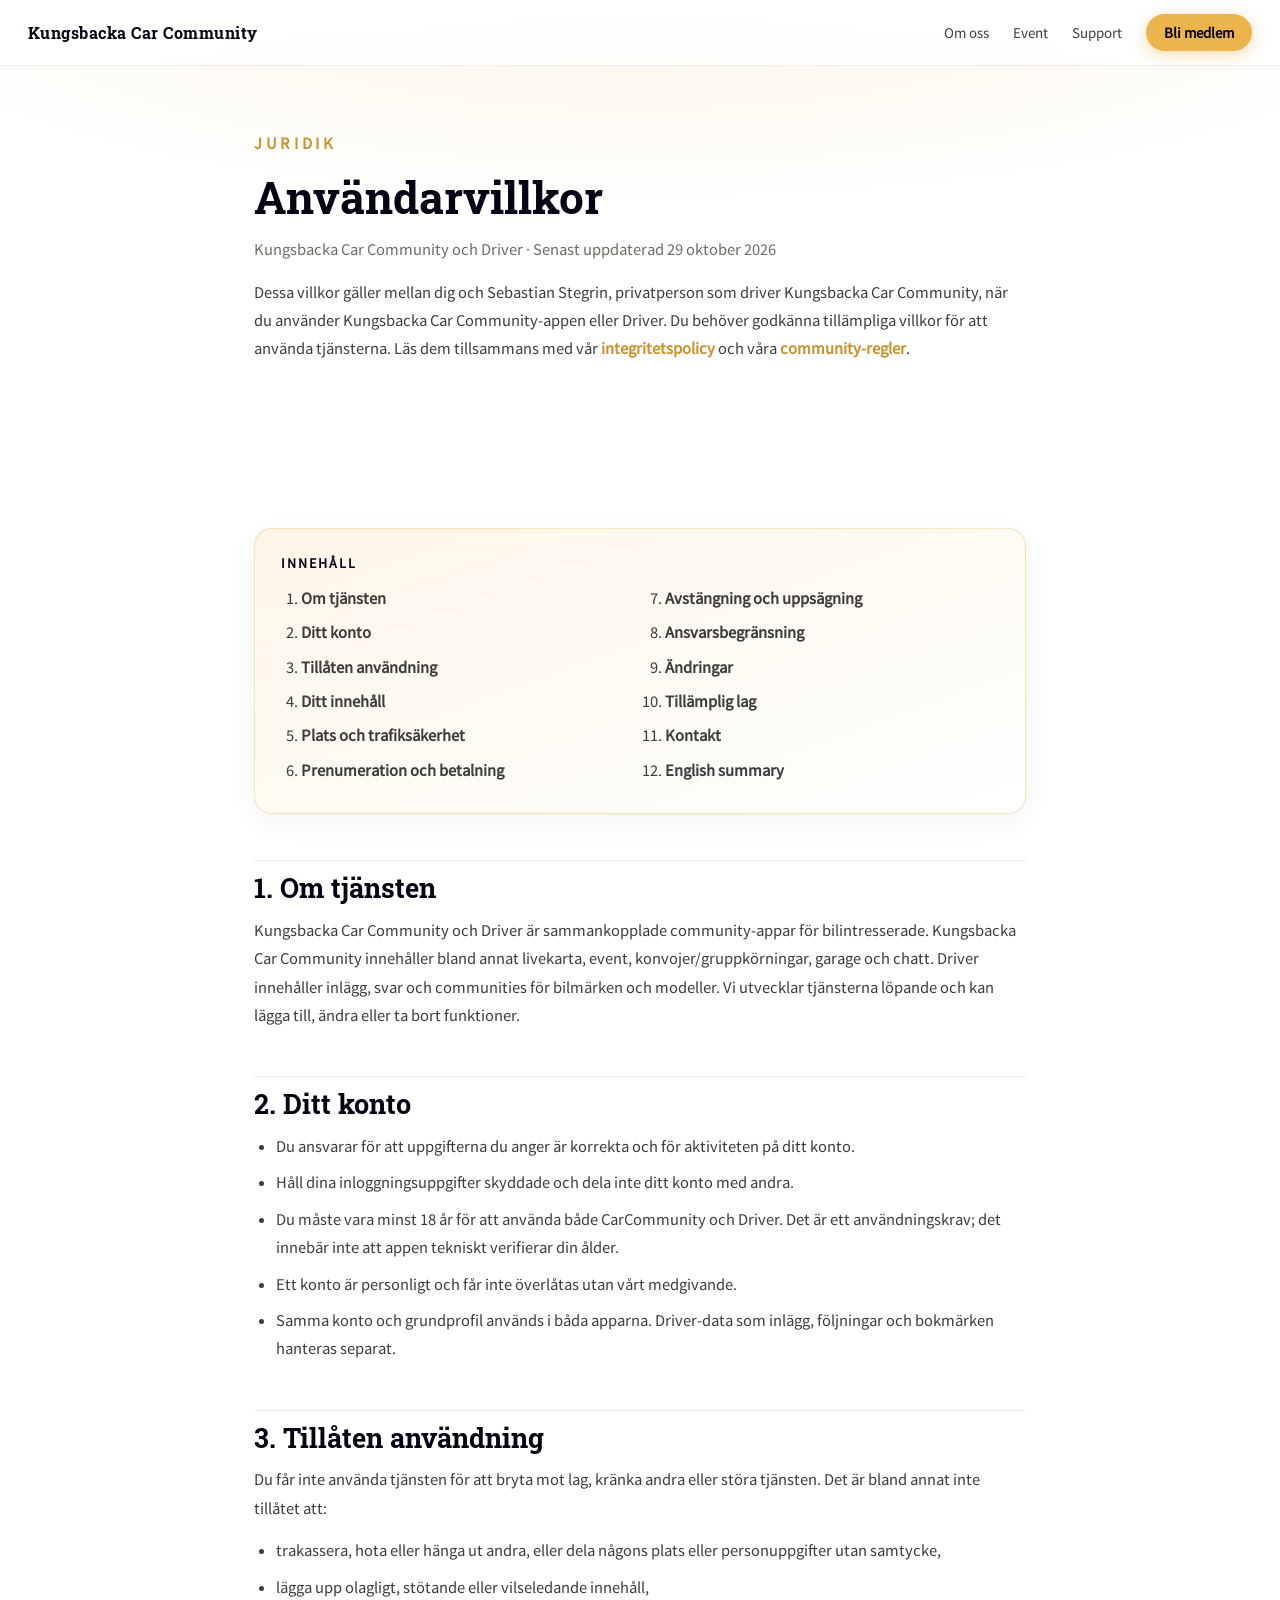
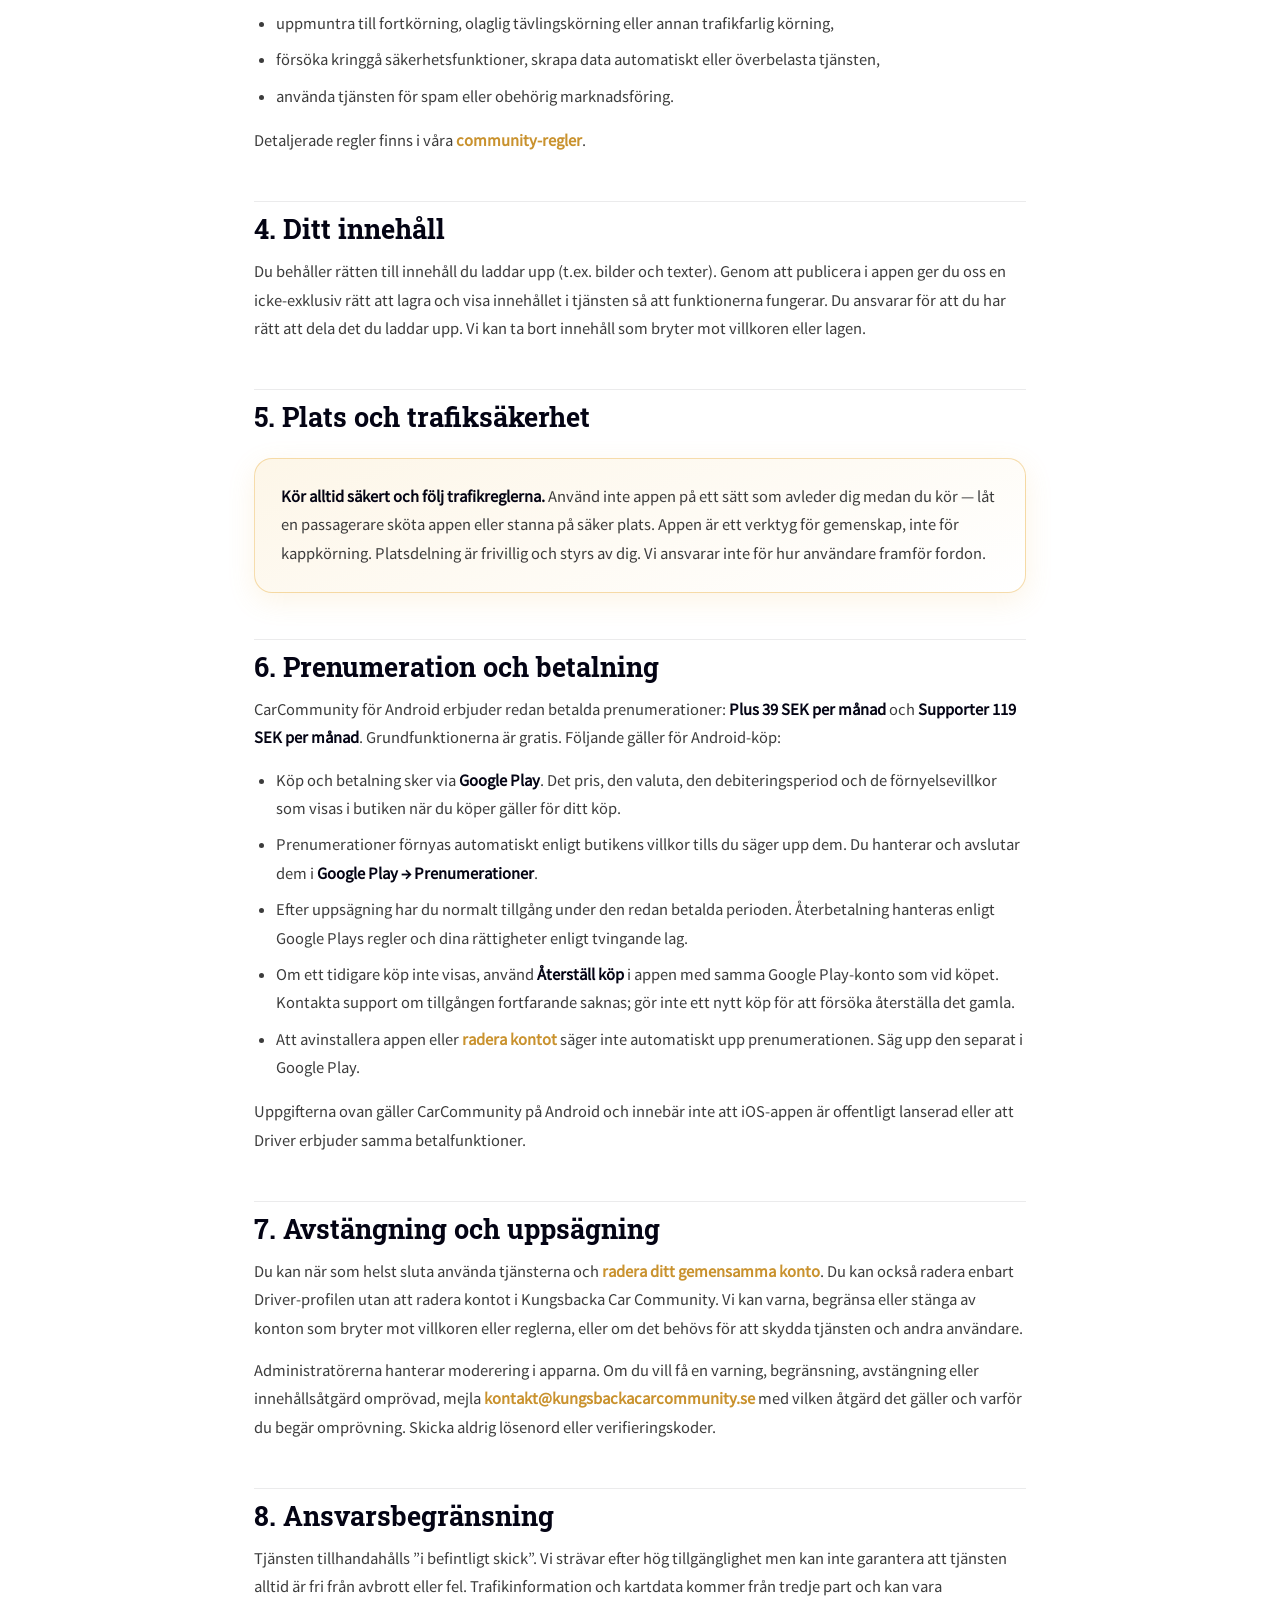
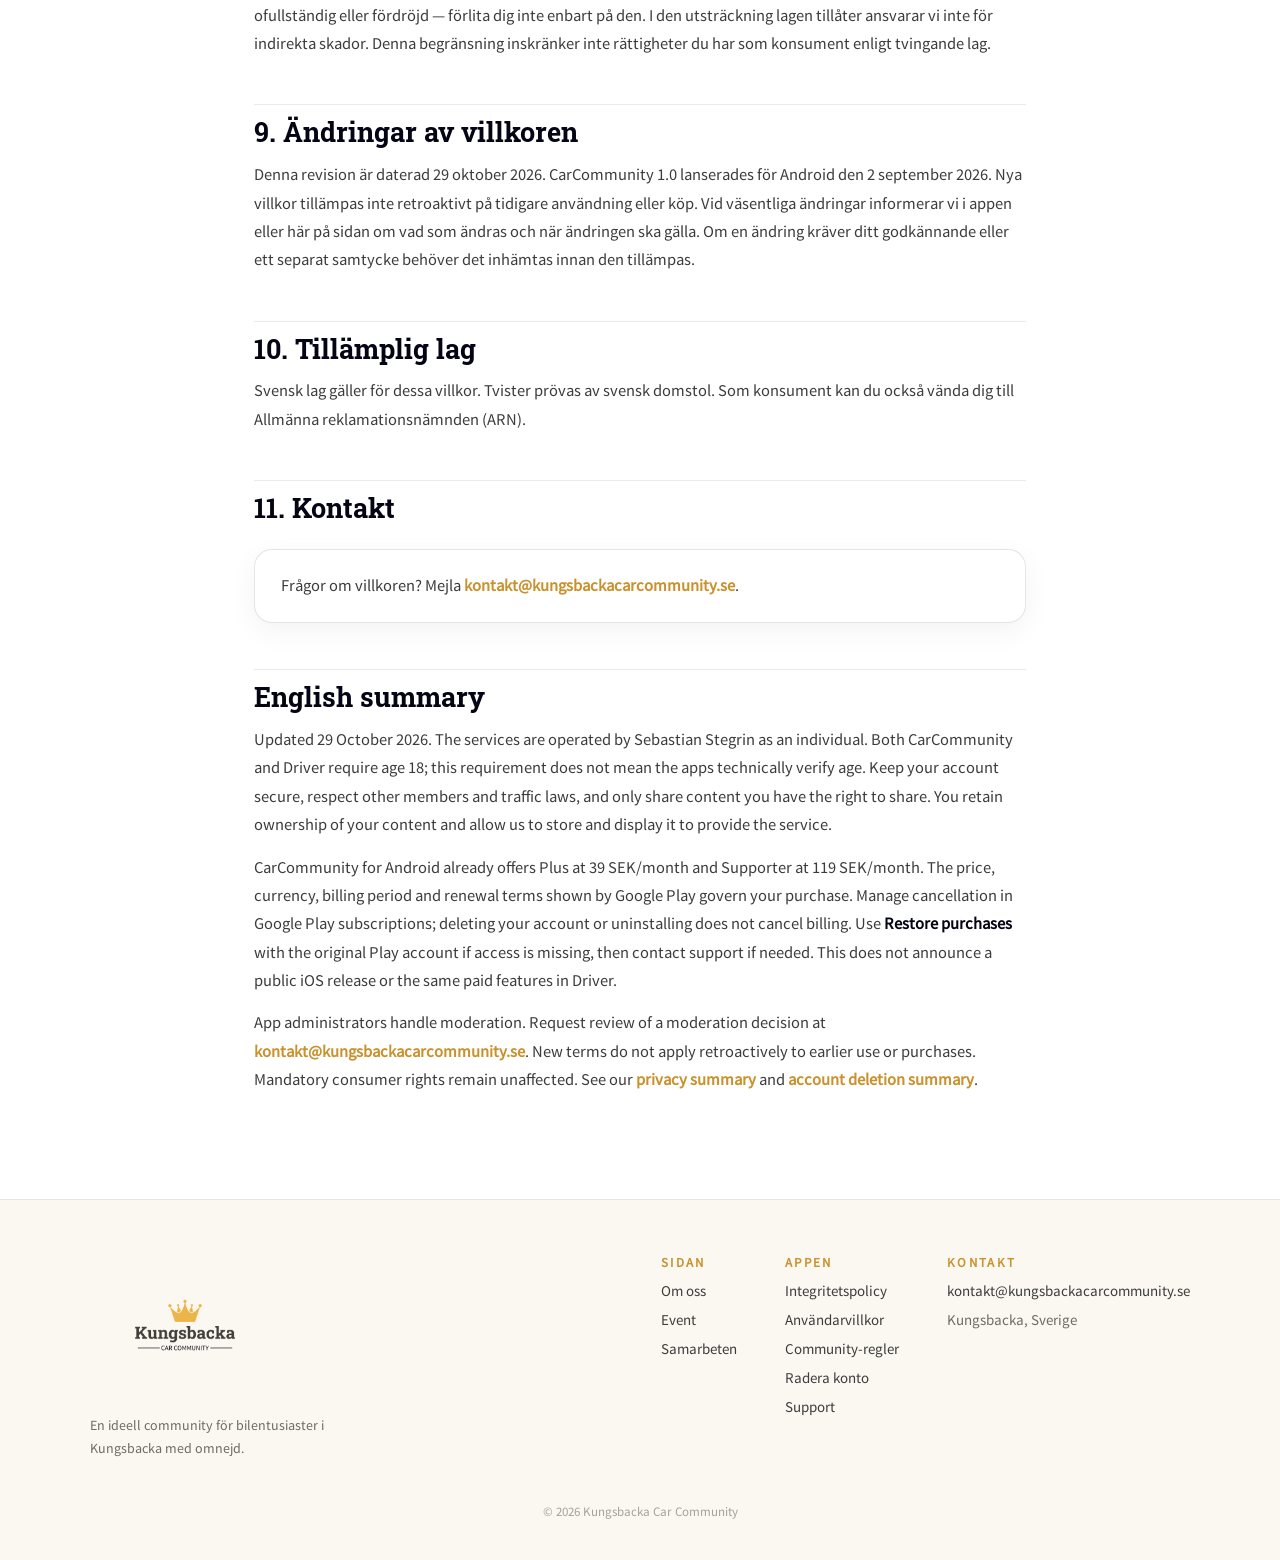
<file: anvandarvillkor.html>
<!DOCTYPE html>
<html lang="sv">
<head>
<meta charset="utf-8">
<meta name="viewport" content="width=device-width, initial-scale=1">
<title>Användarvillkor — Kungsbacka Car Community</title>
<meta name="description" content="Användarvillkor (EULA) för Kungsbacka Car Community och Driver: villkor för konto, uppförande, innehåll, prenumeration, ansvar och trafiksäkerhet.">
<meta name="robots" content="index, follow">
<link rel="icon" href="favicon.ico" sizes="any">
<link rel="icon" type="image/png" sizes="32x32" href="assets/favicon-32.png">
<link rel="icon" type="image/png" sizes="16x16" href="assets/favicon-16.png">
<link rel="icon" type="image/png" sizes="192x192" href="assets/favicon-192.png">
<link rel="apple-touch-icon" sizes="180x180" href="assets/favicon-180.png">
<link rel="stylesheet" href="assets/legal.css">
</head>
<body>

<nav class="kcc-nav">
  <a class="kcc-brand" href="index.html#hem"><span>Kungsbacka Car Community</span></a>
  <div class="kcc-navlinks">
    <a href="index.html#om-oss" class="kcc-navlink">Om oss</a>
    <a href="index.html#event" class="kcc-navlink">Event</a>
    <a href="support.html" class="kcc-navlink">Support</a>
    <a href="https://www.facebook.com/groups/794040558638195/" target="_blank" rel="noopener" class="kcc-navcta">Bli medlem</a>
  </div>
</nav>

<div class="kcc-doc-top">
  <div class="kcc-doc">
    <p class="kcc-eyebrow">Juridik</p>
    <h1>Användarvillkor</h1>
    <p class="kcc-meta">Kungsbacka Car Community och Driver · Senast uppdaterad 29 oktober 2026</p>
    <p class="kcc-lead">Dessa villkor gäller mellan dig och Sebastian Stegrin, privatperson som driver Kungsbacka Car Community, när du använder Kungsbacka Car Community-appen eller Driver. Du behöver godkänna tillämpliga villkor för att använda tjänsterna. Läs dem tillsammans med vår <a href="integritetspolicy.html">integritetspolicy</a> och våra <a href="community-regler.html">community-regler</a>.</p>
  </div>
</div>

<main class="kcc-doc">

  <div class="kcc-toc">
    <p>Innehåll</p>
    <ol>
      <li><a href="#tjansten">Om tjänsten</a></li>
      <li><a href="#konto">Ditt konto</a></li>
      <li><a href="#anvandning">Tillåten användning</a></li>
      <li><a href="#innehall">Ditt innehåll</a></li>
      <li><a href="#plats">Plats och trafiksäkerhet</a></li>
      <li><a href="#prenumeration">Prenumeration och betalning</a></li>
      <li><a href="#avstang">Avstängning och uppsägning</a></li>
      <li><a href="#ansvar">Ansvarsbegränsning</a></li>
      <li><a href="#andringar">Ändringar</a></li>
      <li><a href="#lag">Tillämplig lag</a></li>
      <li><a href="#kontakt">Kontakt</a></li>
      <li><a href="#english" lang="en">English summary</a></li>
    </ol>
  </div>

  <h2 id="tjansten">1. Om tjänsten</h2>
  <p>Kungsbacka Car Community och Driver är sammankopplade community-appar för bilintresserade. Kungsbacka Car Community innehåller bland annat livekarta, event, konvojer/gruppkörningar, garage och chatt. Driver innehåller inlägg, svar och communities för bilmärken och modeller. Vi utvecklar tjänsterna löpande och kan lägga till, ändra eller ta bort funktioner.</p>

  <h2 id="konto">2. Ditt konto</h2>
  <ul>
    <li>Du ansvarar för att uppgifterna du anger är korrekta och för aktiviteten på ditt konto.</li>
    <li>Håll dina inloggningsuppgifter skyddade och dela inte ditt konto med andra.</li>
    <li>Du måste vara minst 18 år för att använda både CarCommunity och Driver. Det är ett användningskrav; det innebär inte att appen tekniskt verifierar din ålder.</li>
    <li>Ett konto är personligt och får inte överlåtas utan vårt medgivande.</li>
    <li>Samma konto och grundprofil används i båda apparna. Driver-data som inlägg, följningar och bokmärken hanteras separat.</li>
  </ul>

  <h2 id="anvandning">3. Tillåten användning</h2>
  <p>Du får inte använda tjänsten för att bryta mot lag, kränka andra eller störa tjänsten. Det är bland annat inte tillåtet att:</p>
  <ul>
    <li>trakassera, hota eller hänga ut andra, eller dela någons plats eller personuppgifter utan samtycke,</li>
    <li>lägga upp olagligt, stötande eller vilseledande innehåll,</li>
    <li>uppmuntra till fortkörning, olaglig tävlingskörning eller annan trafikfarlig körning,</li>
    <li>försöka kringgå säkerhetsfunktioner, skrapa data automatiskt eller överbelasta tjänsten,</li>
    <li>använda tjänsten för spam eller obehörig marknadsföring.</li>
  </ul>
  <p>Detaljerade regler finns i våra <a href="community-regler.html">community-regler</a>.</p>

  <h2 id="innehall">4. Ditt innehåll</h2>
  <p>Du behåller rätten till innehåll du laddar upp (t.ex. bilder och texter). Genom att publicera i appen ger du oss en icke-exklusiv rätt att lagra och visa innehållet i tjänsten så att funktionerna fungerar. Du ansvarar för att du har rätt att dela det du laddar upp. Vi kan ta bort innehåll som bryter mot villkoren eller lagen.</p>

  <h2 id="plats">5. Plats och trafiksäkerhet</h2>
  <div class="kcc-callout">
    <p><strong>Kör alltid säkert och följ trafikreglerna.</strong> Använd inte appen på ett sätt som avleder dig medan du kör — låt en passagerare sköta appen eller stanna på säker plats. Appen är ett verktyg för gemenskap, inte för kappkörning. Platsdelning är frivillig och styrs av dig. Vi ansvarar inte för hur användare framför fordon.</p>
  </div>

  <h2 id="prenumeration">6. Prenumeration och betalning</h2>
  <p>CarCommunity för Android erbjuder redan betalda prenumerationer: <strong>Plus 39 SEK per månad</strong> och <strong>Supporter 119 SEK per månad</strong>. Grundfunktionerna är gratis. Följande gäller för Android-köp:</p>
  <ul>
    <li>Köp och betalning sker via <strong>Google Play</strong>. Det pris, den valuta, den debiteringsperiod och de förnyelsevillkor som visas i butiken när du köper gäller för ditt köp.</li>
    <li>Prenumerationer förnyas automatiskt enligt butikens villkor tills du säger upp dem. Du hanterar och avslutar dem i <strong>Google Play → Prenumerationer</strong>.</li>
    <li>Efter uppsägning har du normalt tillgång under den redan betalda perioden. Återbetalning hanteras enligt Google Plays regler och dina rättigheter enligt tvingande lag.</li>
    <li>Om ett tidigare köp inte visas, använd <strong>Återställ köp</strong> i appen med samma Google Play-konto som vid köpet. Kontakta support om tillgången fortfarande saknas; gör inte ett nytt köp för att försöka återställa det gamla.</li>
    <li>Att avinstallera appen eller <a href="radera-konto.html#prenumeration">radera kontot</a> säger inte automatiskt upp prenumerationen. Säg upp den separat i Google Play.</li>
  </ul>
  <p>Uppgifterna ovan gäller CarCommunity på Android och innebär inte att iOS-appen är offentligt lanserad eller att Driver erbjuder samma betalfunktioner.</p>

  <h2 id="avstang">7. Avstängning och uppsägning</h2>
  <p>Du kan när som helst sluta använda tjänsterna och <a href="radera-konto.html">radera ditt gemensamma konto</a>. Du kan också radera enbart Driver-profilen utan att radera kontot i Kungsbacka Car Community. Vi kan varna, begränsa eller stänga av konton som bryter mot villkoren eller reglerna, eller om det behövs för att skydda tjänsten och andra användare.</p>
  <p>Administratörerna hanterar moderering i apparna. Om du vill få en varning, begränsning, avstängning eller innehållsåtgärd omprövad, mejla <a href="mailto:kontakt@kungsbackacarcommunity.se">kontakt@kungsbackacarcommunity.se</a> med vilken åtgärd det gäller och varför du begär omprövning. Skicka aldrig lösenord eller verifieringskoder.</p>

  <h2 id="ansvar">8. Ansvarsbegränsning</h2>
  <p>Tjänsten tillhandahålls ”i befintligt skick”. Vi strävar efter hög tillgänglighet men kan inte garantera att tjänsten alltid är fri från avbrott eller fel. Trafikinformation och kartdata kommer från tredje part och kan vara ofullständig eller fördröjd — förlita dig inte enbart på den. I den utsträckning lagen tillåter ansvarar vi inte för indirekta skador. Denna begränsning inskränker inte rättigheter du har som konsument enligt tvingande lag.</p>

  <h2 id="andringar">9. Ändringar av villkoren</h2>
  <p>Denna revision är daterad 29 oktober 2026. CarCommunity 1.0 lanserades för Android den 2 september 2026. Nya villkor tillämpas inte retroaktivt på tidigare användning eller köp. Vid väsentliga ändringar informerar vi i appen eller här på sidan om vad som ändras och när ändringen ska gälla. Om en ändring kräver ditt godkännande eller ett separat samtycke behöver det inhämtas innan den tillämpas.</p>

  <h2 id="lag">10. Tillämplig lag</h2>
  <p>Svensk lag gäller för dessa villkor. Tvister prövas av svensk domstol. Som konsument kan du också vända dig till Allmänna reklamationsnämnden (ARN).</p>

  <h2 id="kontakt">11. Kontakt</h2>
  <div class="kcc-panel">
    <p>Frågor om villkoren? Mejla <a href="mailto:kontakt@kungsbackacarcommunity.se">kontakt@kungsbackacarcommunity.se</a>.</p>
  </div>

  <section lang="en" aria-labelledby="english">
    <h2 id="english">English summary</h2>
    <p>Updated 29 October 2026. The services are operated by Sebastian Stegrin as an individual. Both CarCommunity and Driver require age 18; this requirement does not mean the apps technically verify age. Keep your account secure, respect other members and traffic laws, and only share content you have the right to share. You retain ownership of your content and allow us to store and display it to provide the service.</p>
    <p>CarCommunity for Android already offers Plus at 39 SEK/month and Supporter at 119 SEK/month. The price, currency, billing period and renewal terms shown by Google Play govern your purchase. Manage cancellation in Google Play subscriptions; deleting your account or uninstalling does not cancel billing. Use <strong>Restore purchases</strong> with the original Play account if access is missing, then contact support if needed. This does not announce a public iOS release or the same paid features in Driver.</p>
    <p>App administrators handle moderation. Request review of a moderation decision at <a href="mailto:kontakt@kungsbackacarcommunity.se">kontakt@kungsbackacarcommunity.se</a>. New terms do not apply retroactively to earlier use or purchases. Mandatory consumer rights remain unaffected. See our <a href="integritetspolicy.html#english">privacy summary</a> and <a href="radera-konto.html#english">account deletion summary</a>.</p>
  </section>

</main>

<footer class="kcc-footer">
  <div class="kcc-footer-inner">
    <div style="max-width:300px;">
      <img src="assets/logo-main.png" alt="Kungsbacka Car Community">
      <p style="color:#6d6b64;font-size:14px;line-height:1.6;margin:14px 0 0;">En ideell community för bilentusiaster i Kungsbacka med omnejd.</p>
    </div>
    <div class="kcc-footer-cols">
      <div class="kcc-footer-col">
        <span class="kcc-col-h">Sidan</span>
        <a href="index.html#om-oss" class="kcc-flink">Om oss</a>
        <a href="index.html#event" class="kcc-flink">Event</a>
        <a href="index.html#samarbeten" class="kcc-flink">Samarbeten</a>
      </div>
      <div class="kcc-footer-col">
        <span class="kcc-col-h">Appen</span>
        <a href="integritetspolicy.html" class="kcc-flink">Integritetspolicy</a>
        <a href="anvandarvillkor.html" class="kcc-flink">Användarvillkor</a>
        <a href="community-regler.html" class="kcc-flink">Community-regler</a>
        <a href="radera-konto.html" class="kcc-flink">Radera konto</a>
        <a href="support.html" class="kcc-flink">Support</a>
      </div>
      <div class="kcc-footer-col">
        <span class="kcc-col-h">Kontakt</span>
        <a href="mailto:kontakt@kungsbackacarcommunity.se" class="kcc-flink">kontakt@kungsbackacarcommunity.se</a>
        <span style="color:#6d6b64;font-size:15px;">Kungsbacka, Sverige</span>
      </div>
    </div>
  </div>
  <p class="kcc-copy">© <span id="kcc-year">2026</span> Kungsbacka Car Community</p>
</footer>
<script>document.getElementById('kcc-year').textContent=String(new Date().getFullYear());</script>

</body>
</html>
</file>
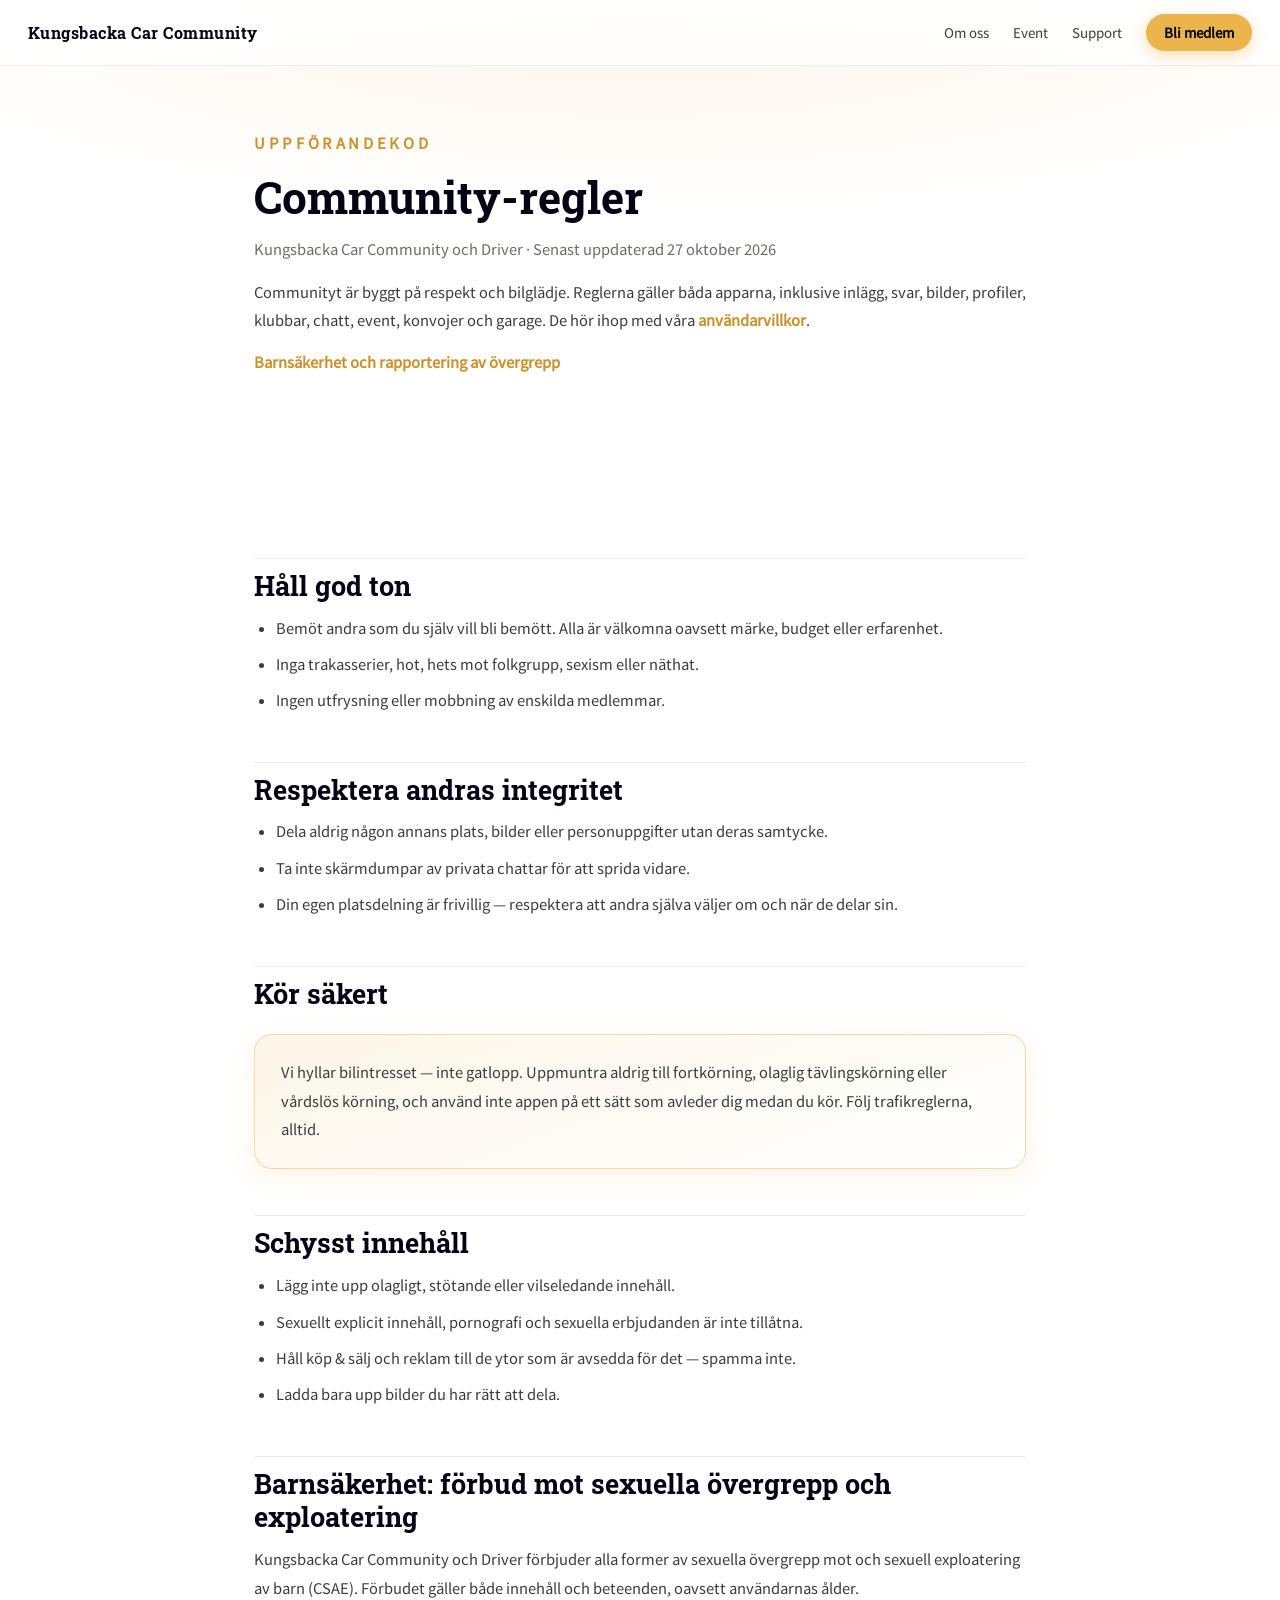
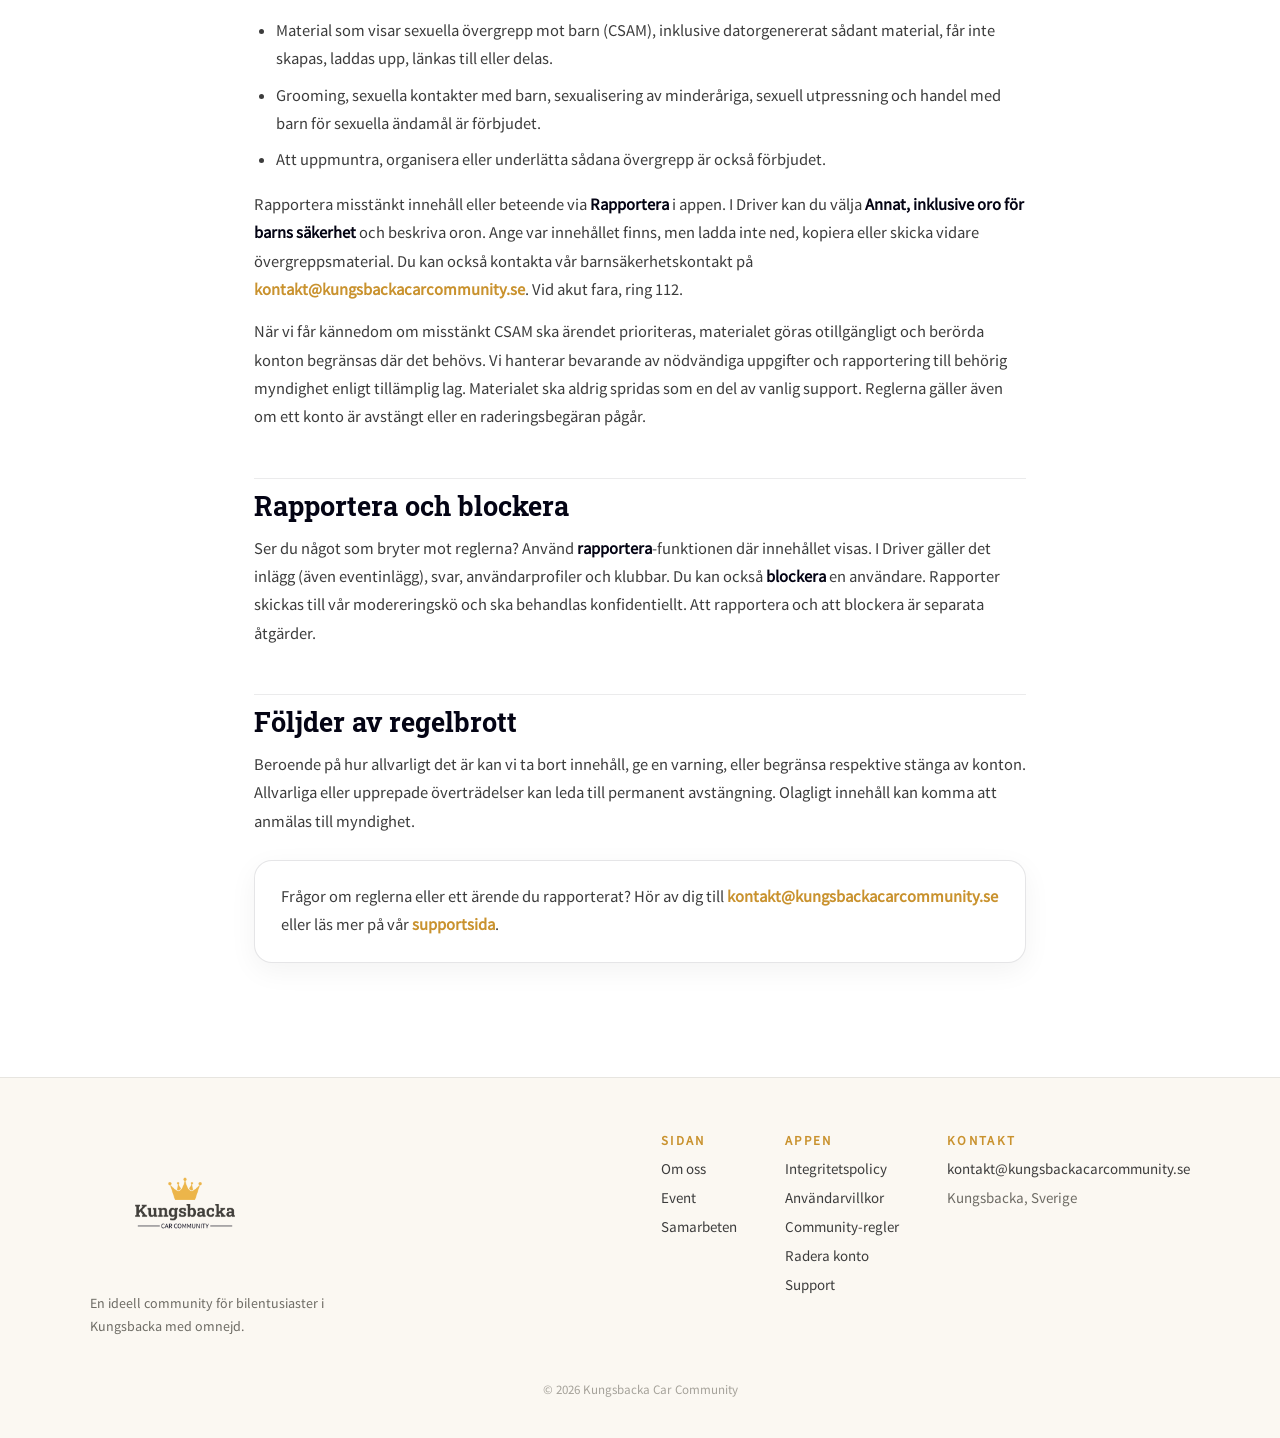
<file: community-regler.html>
<!DOCTYPE html>
<html lang="sv">
<head>
<meta charset="utf-8">
<meta name="viewport" content="width=device-width, initial-scale=1">
<title>Community-regler — Kungsbacka Car Community</title>
<meta name="description" content="Community-regler och barnsäkerhetsstandarder för Kungsbacka Car Community och Driver.">
<meta name="robots" content="index, follow">
<link rel="icon" href="favicon.ico" sizes="any">
<link rel="icon" type="image/png" sizes="32x32" href="assets/favicon-32.png">
<link rel="icon" type="image/png" sizes="16x16" href="assets/favicon-16.png">
<link rel="icon" type="image/png" sizes="192x192" href="assets/favicon-192.png">
<link rel="apple-touch-icon" sizes="180x180" href="assets/favicon-180.png">
<link rel="stylesheet" href="assets/legal.css">
</head>
<body>

<nav class="kcc-nav">
  <a class="kcc-brand" href="index.html#hem"><span>Kungsbacka Car Community</span></a>
  <div class="kcc-navlinks">
    <a href="index.html#om-oss" class="kcc-navlink">Om oss</a>
    <a href="index.html#event" class="kcc-navlink">Event</a>
    <a href="support.html" class="kcc-navlink">Support</a>
    <a href="https://www.facebook.com/groups/794040558638195/" target="_blank" rel="noopener" class="kcc-navcta">Bli medlem</a>
  </div>
</nav>

<div class="kcc-doc-top">
  <div class="kcc-doc">
    <p class="kcc-eyebrow">Uppförandekod</p>
    <h1>Community-regler</h1>
    <p class="kcc-meta">Kungsbacka Car Community och Driver · Senast uppdaterad 27 oktober 2026</p>
    <p class="kcc-lead">Communityt är byggt på respekt och bilglädje. Reglerna gäller båda apparna, inklusive inlägg, svar, bilder, profiler, klubbar, chatt, event, konvojer och garage. De hör ihop med våra <a href="anvandarvillkor.html">användarvillkor</a>.</p>
    <p><a href="#barnsakerhet">Barnsäkerhet och rapportering av övergrepp</a></p>
  </div>
</div>

<main class="kcc-doc">

  <h2 id="ton">Håll god ton</h2>
  <ul>
    <li>Bemöt andra som du själv vill bli bemött. Alla är välkomna oavsett märke, budget eller erfarenhet.</li>
    <li>Inga trakasserier, hot, hets mot folkgrupp, sexism eller näthat.</li>
    <li>Ingen utfrysning eller mobbning av enskilda medlemmar.</li>
  </ul>

  <h2 id="integritet">Respektera andras integritet</h2>
  <ul>
    <li>Dela aldrig någon annans plats, bilder eller personuppgifter utan deras samtycke.</li>
    <li>Ta inte skärmdumpar av privata chattar för att sprida vidare.</li>
    <li>Din egen platsdelning är frivillig — respektera att andra själva väljer om och när de delar sin.</li>
  </ul>

  <h2 id="trafik">Kör säkert</h2>
  <div class="kcc-callout">
    <p>Vi hyllar bilintresset — inte gatlopp. Uppmuntra aldrig till fortkörning, olaglig tävlingskörning eller vårdslös körning, och använd inte appen på ett sätt som avleder dig medan du kör. Följ trafikreglerna, alltid.</p>
  </div>

  <h2 id="innehall">Schysst innehåll</h2>
  <ul>
    <li>Lägg inte upp olagligt, stötande eller vilseledande innehåll.</li>
    <li>Sexuellt explicit innehåll, pornografi och sexuella erbjudanden är inte tillåtna.</li>
    <li>Håll köp &amp; sälj och reklam till de ytor som är avsedda för det — spamma inte.</li>
    <li>Ladda bara upp bilder du har rätt att dela.</li>
  </ul>

  <h2 id="barnsakerhet">Barnsäkerhet: förbud mot sexuella övergrepp och exploatering</h2>
  <p>Kungsbacka Car Community och Driver förbjuder alla former av sexuella övergrepp mot och sexuell exploatering av barn (CSAE). Förbudet gäller både innehåll och beteenden, oavsett användarnas ålder.</p>
  <ul>
    <li>Material som visar sexuella övergrepp mot barn (CSAM), inklusive datorgenererat sådant material, får inte skapas, laddas upp, länkas till eller delas.</li>
    <li>Grooming, sexuella kontakter med barn, sexualisering av minderåriga, sexuell utpressning och handel med barn för sexuella ändamål är förbjudet.</li>
    <li>Att uppmuntra, organisera eller underlätta sådana övergrepp är också förbjudet.</li>
  </ul>
  <p>Rapportera misstänkt innehåll eller beteende via <strong>Rapportera</strong> i appen. I Driver kan du välja <strong>Annat, inklusive oro för barns säkerhet</strong> och beskriva oron. Ange var innehållet finns, men ladda inte ned, kopiera eller skicka vidare övergreppsmaterial. Du kan också kontakta vår barnsäkerhetskontakt på <a href="mailto:kontakt@kungsbackacarcommunity.se?subject=Barns%C3%A4kerhet">kontakt@kungsbackacarcommunity.se</a>. Vid akut fara, ring 112.</p>
  <p>När vi får kännedom om misstänkt CSAM ska ärendet prioriteras, materialet göras otillgängligt och berörda konton begränsas där det behövs. Vi hanterar bevarande av nödvändiga uppgifter och rapportering till behörig myndighet enligt tillämplig lag. Materialet ska aldrig spridas som en del av vanlig support. Reglerna gäller även om ett konto är avstängt eller en raderingsbegäran pågår.</p>

  <h2 id="rapportera">Rapportera och blockera</h2>
  <p>Ser du något som bryter mot reglerna? Använd <strong>rapportera</strong>-funktionen där innehållet visas. I Driver gäller det inlägg (även eventinlägg), svar, användarprofiler och klubbar. Du kan också <strong>blockera</strong> en användare. Rapporter skickas till vår modereringskö och ska behandlas konfidentiellt. Att rapportera och att blockera är separata åtgärder.</p>

  <h2 id="foljder">Följder av regelbrott</h2>
  <p>Beroende på hur allvarligt det är kan vi ta bort innehåll, ge en varning, eller begränsa respektive stänga av konton. Allvarliga eller upprepade överträdelser kan leda till permanent avstängning. Olagligt innehåll kan komma att anmälas till myndighet.</p>

  <div class="kcc-panel">
    <p>Frågor om reglerna eller ett ärende du rapporterat? Hör av dig till <a href="mailto:kontakt@kungsbackacarcommunity.se">kontakt@kungsbackacarcommunity.se</a> eller läs mer på vår <a href="support.html">supportsida</a>.</p>
  </div>

</main>

<footer class="kcc-footer">
  <div class="kcc-footer-inner">
    <div style="max-width:300px;">
      <img src="assets/logo-main.png" alt="Kungsbacka Car Community">
      <p style="color:#6d6b64;font-size:14px;line-height:1.6;margin:14px 0 0;">En ideell community för bilentusiaster i Kungsbacka med omnejd.</p>
    </div>
    <div class="kcc-footer-cols">
      <div class="kcc-footer-col">
        <span class="kcc-col-h">Sidan</span>
        <a href="index.html#om-oss" class="kcc-flink">Om oss</a>
        <a href="index.html#event" class="kcc-flink">Event</a>
        <a href="index.html#samarbeten" class="kcc-flink">Samarbeten</a>
      </div>
      <div class="kcc-footer-col">
        <span class="kcc-col-h">Appen</span>
        <a href="integritetspolicy.html" class="kcc-flink">Integritetspolicy</a>
        <a href="anvandarvillkor.html" class="kcc-flink">Användarvillkor</a>
        <a href="community-regler.html" class="kcc-flink">Community-regler</a>
        <a href="radera-konto.html" class="kcc-flink">Radera konto</a>
        <a href="support.html" class="kcc-flink">Support</a>
      </div>
      <div class="kcc-footer-col">
        <span class="kcc-col-h">Kontakt</span>
        <a href="mailto:kontakt@kungsbackacarcommunity.se" class="kcc-flink">kontakt@kungsbackacarcommunity.se</a>
        <span style="color:#6d6b64;font-size:15px;">Kungsbacka, Sverige</span>
      </div>
    </div>
  </div>
  <p class="kcc-copy">© <span id="kcc-year">2026</span> Kungsbacka Car Community</p>
</footer>
<script>document.getElementById('kcc-year').textContent=String(new Date().getFullYear());</script>

</body>
</html>
</file>
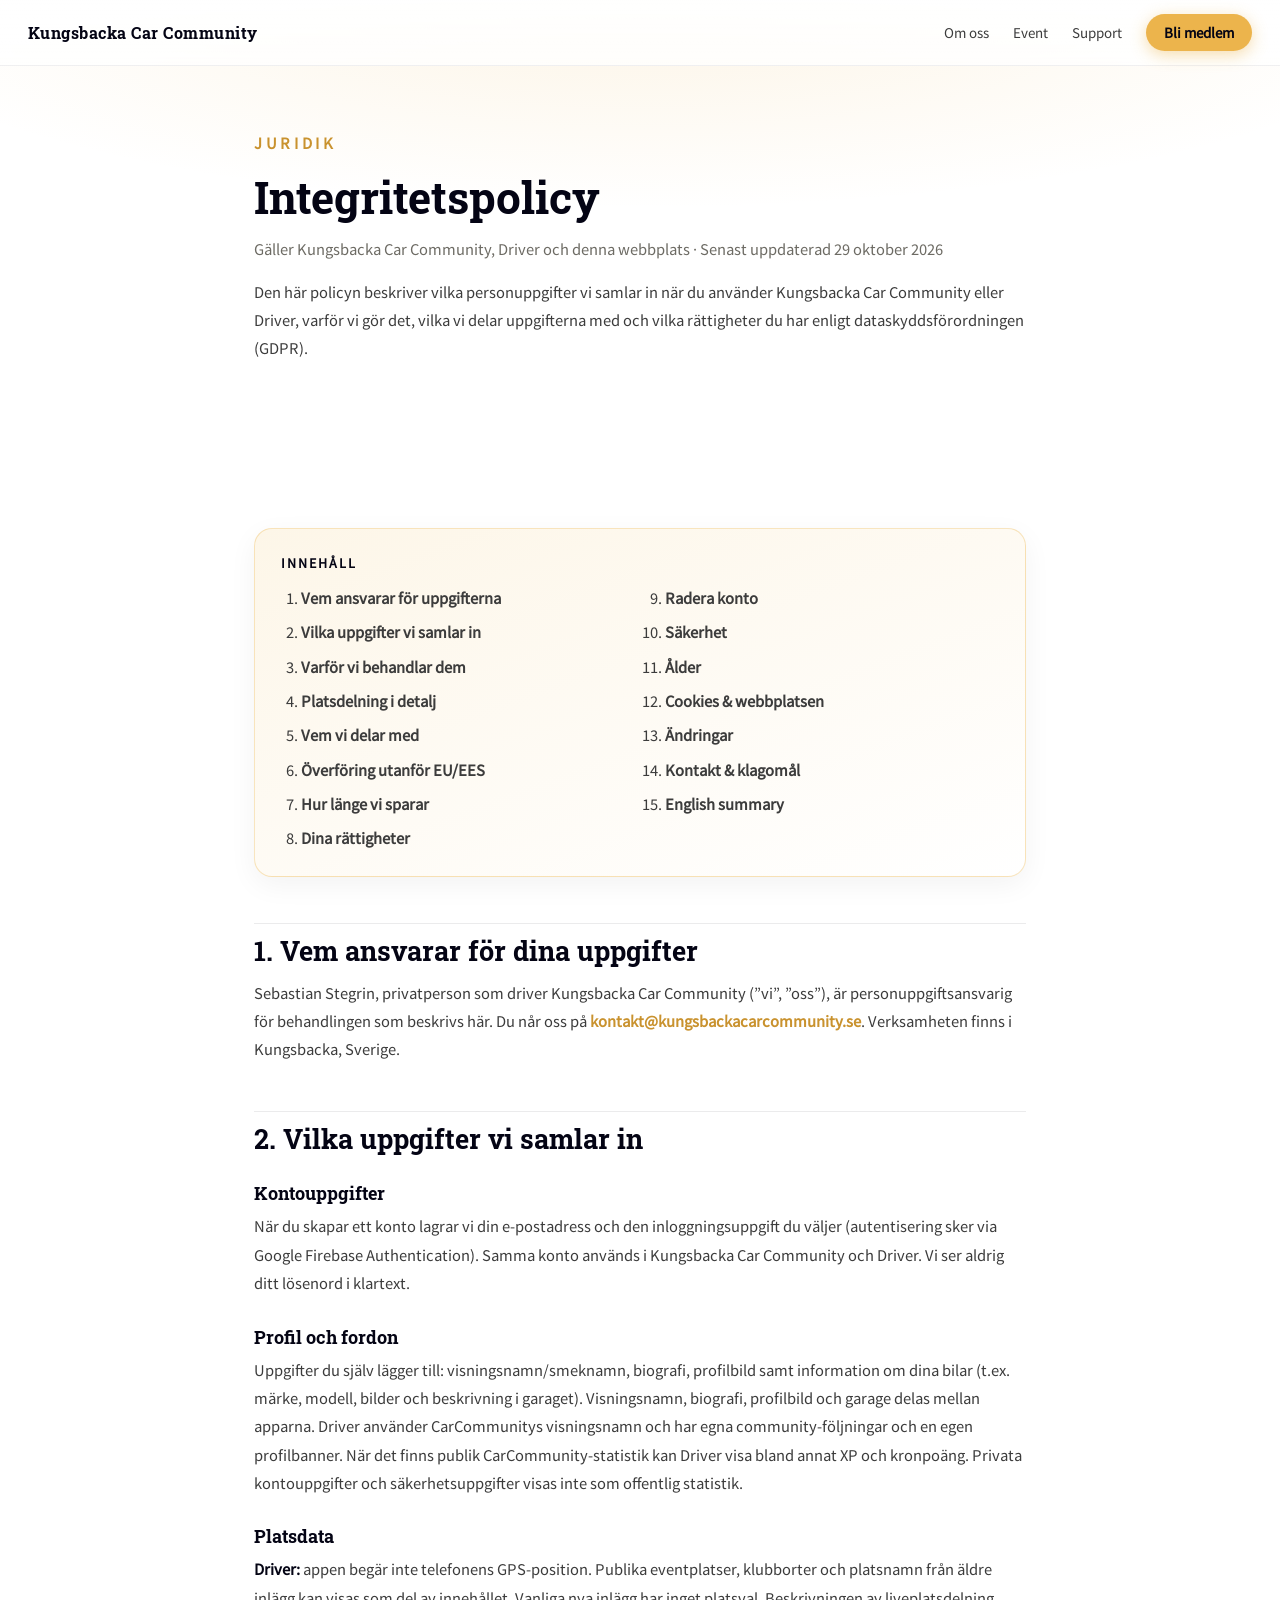
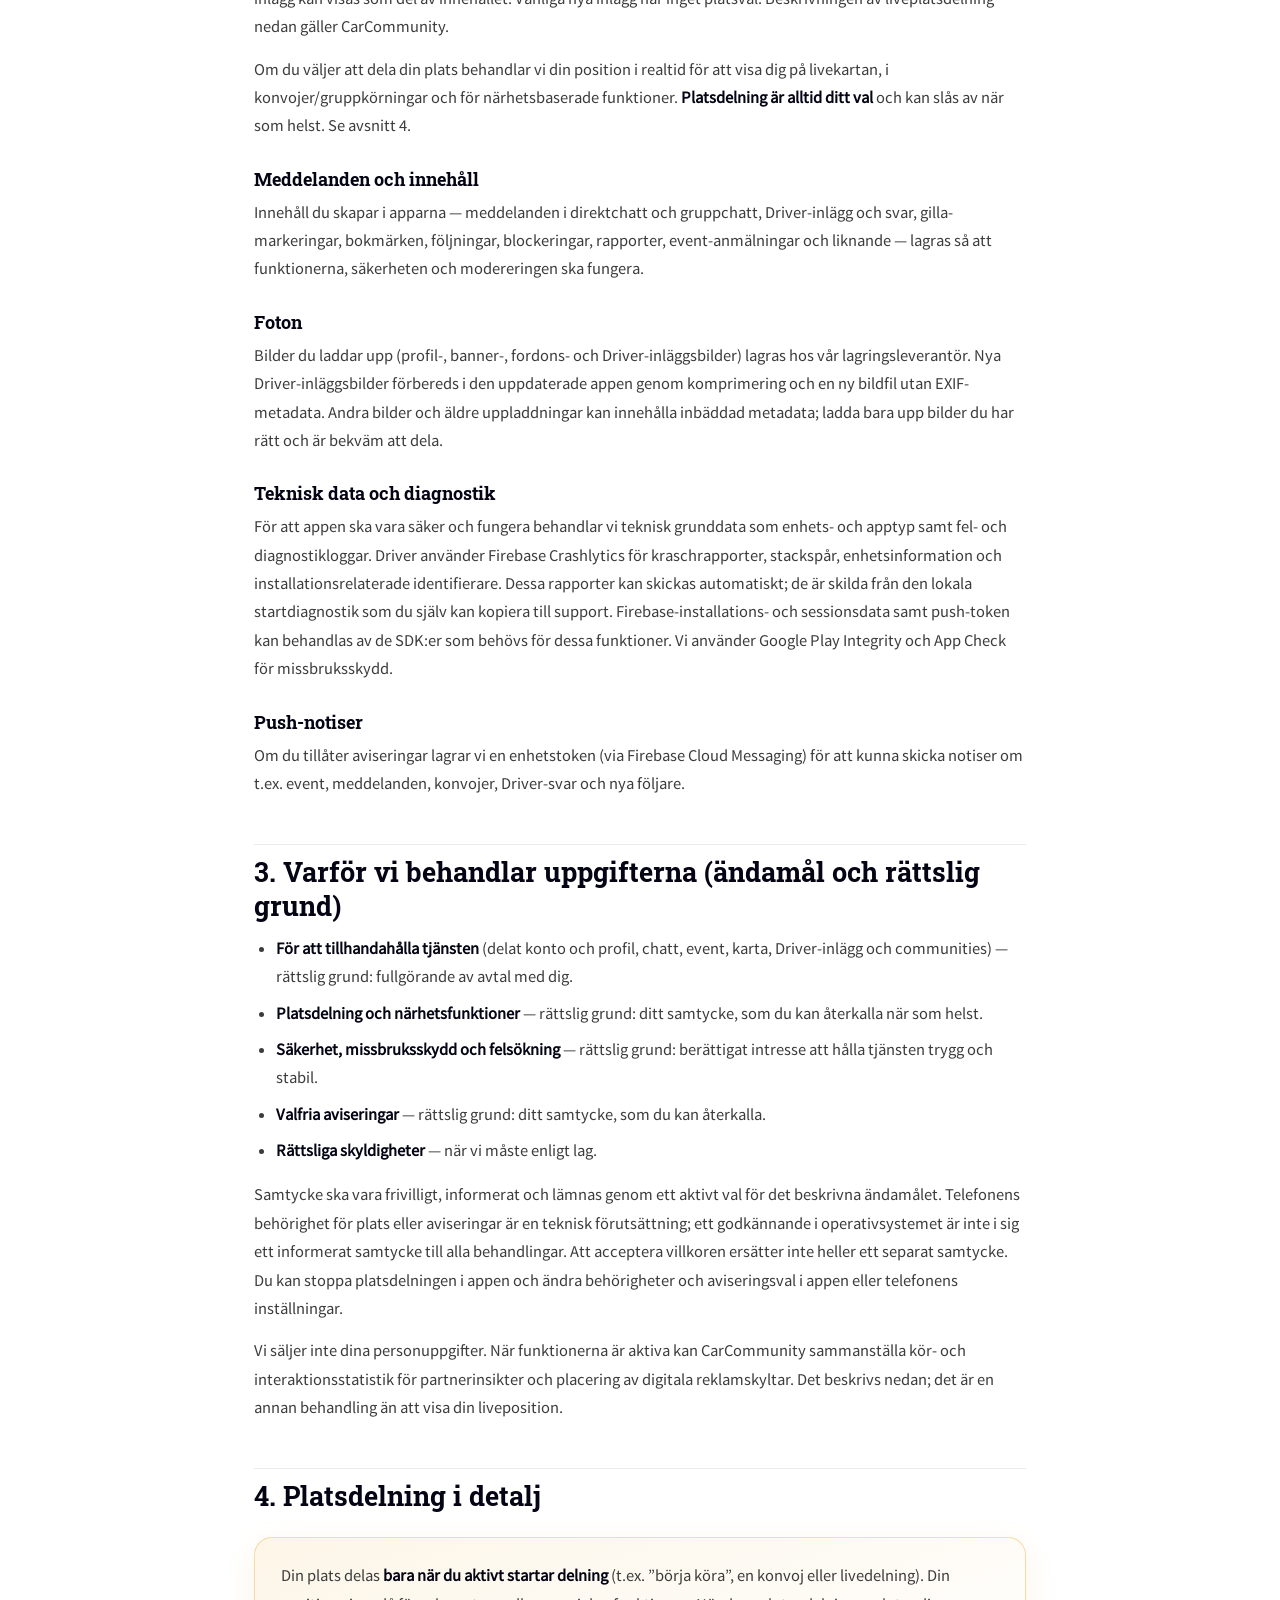
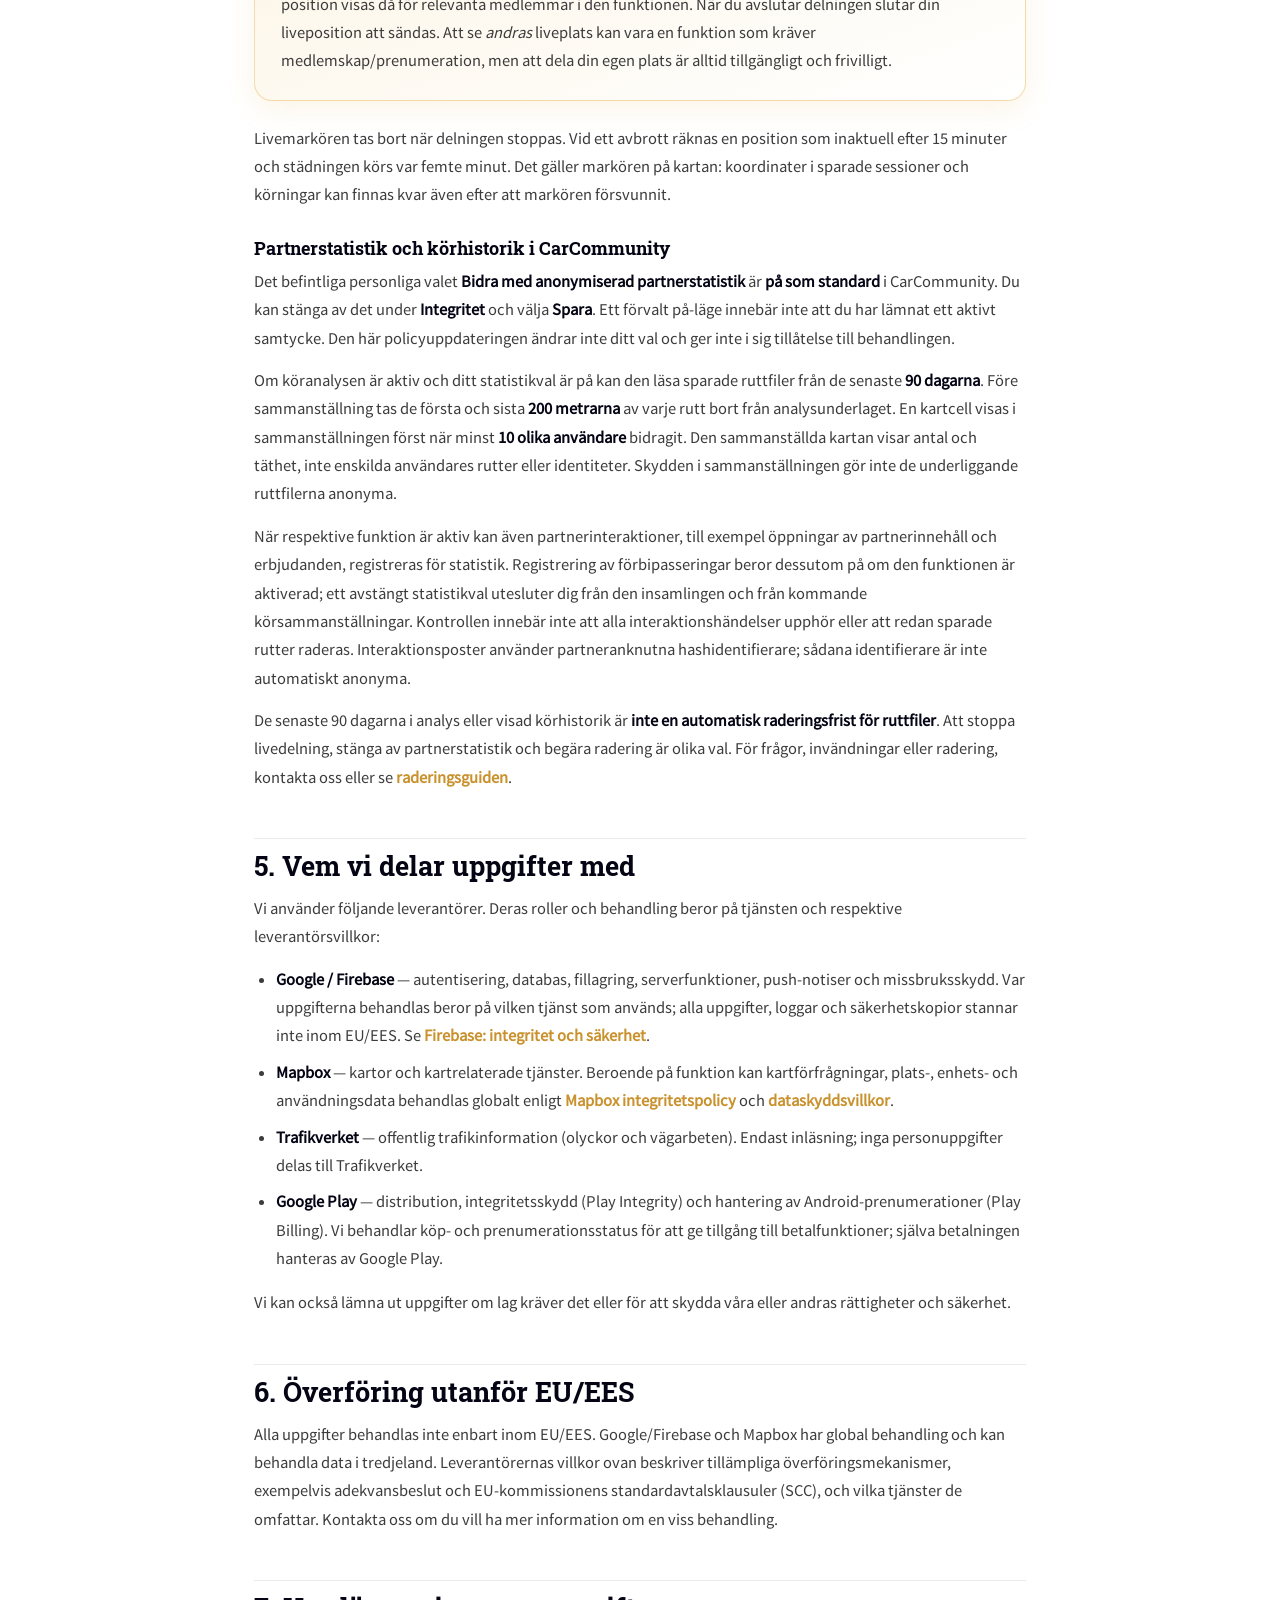
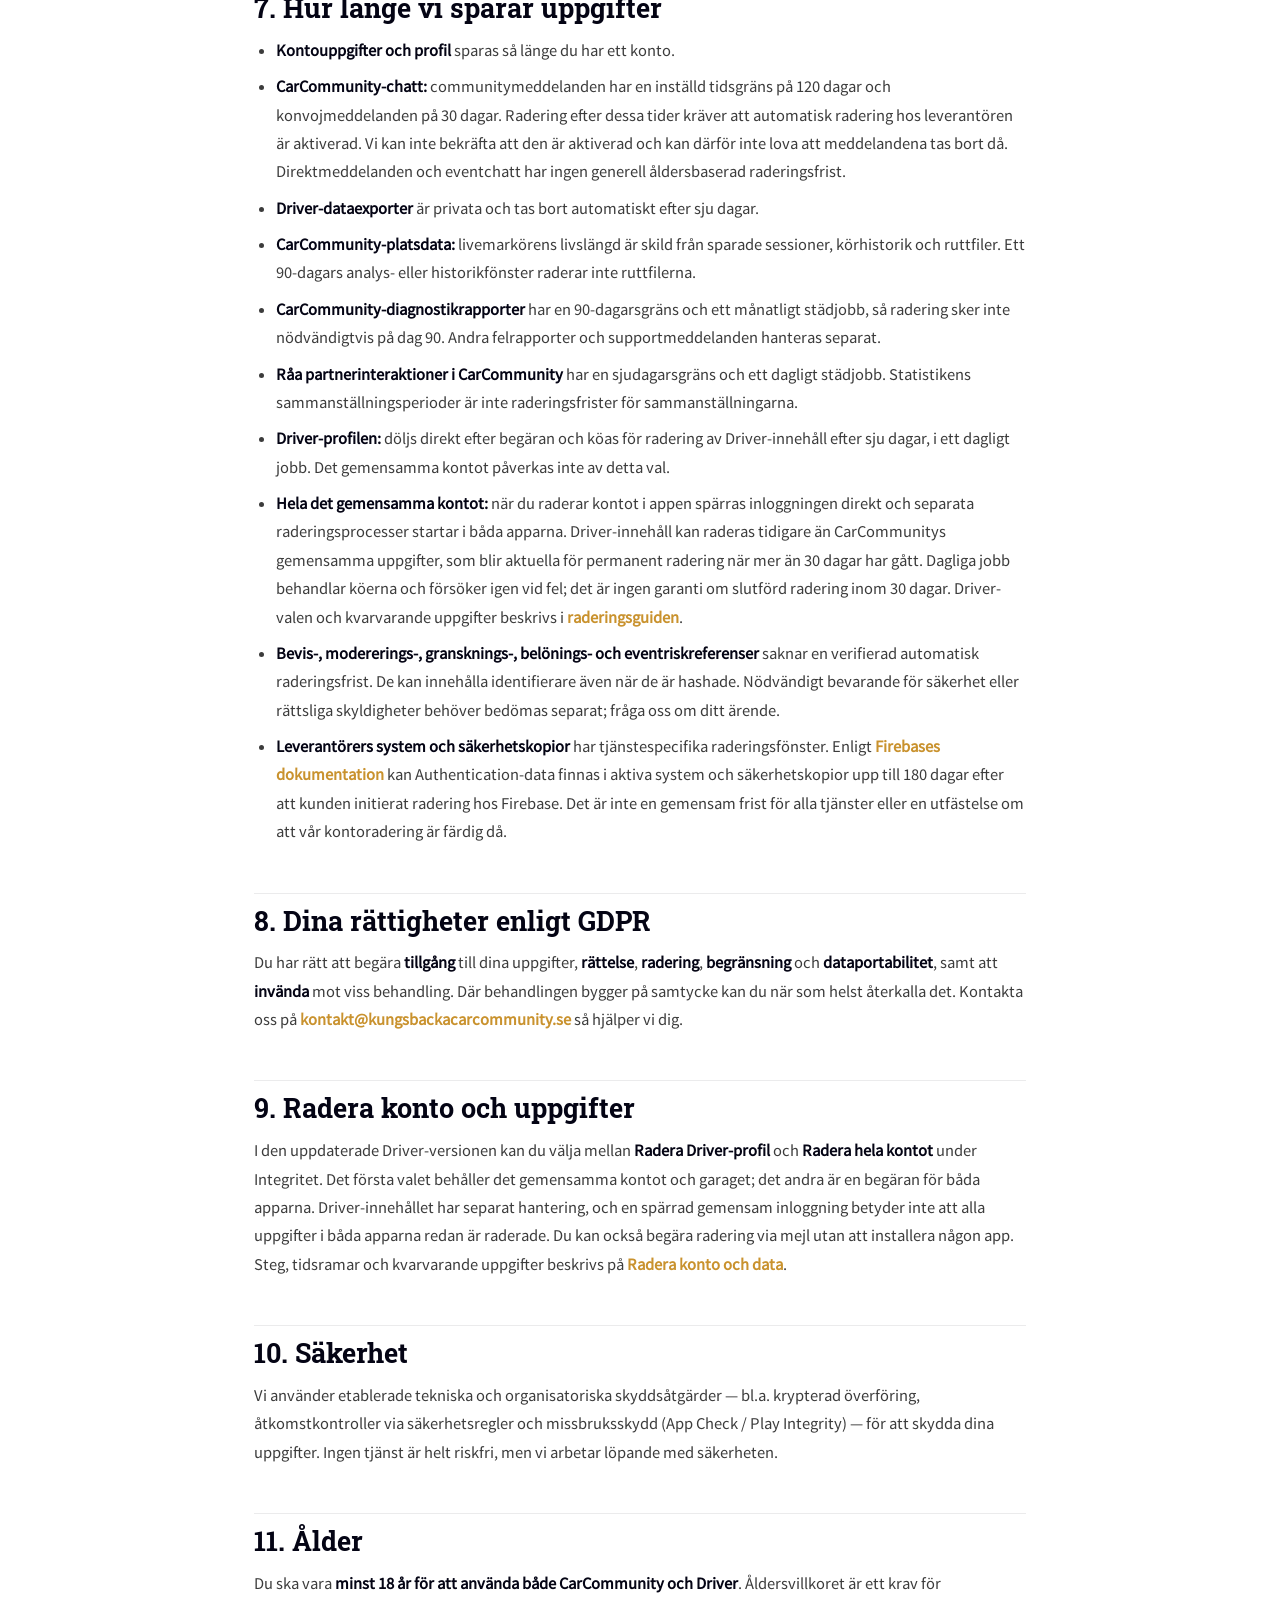
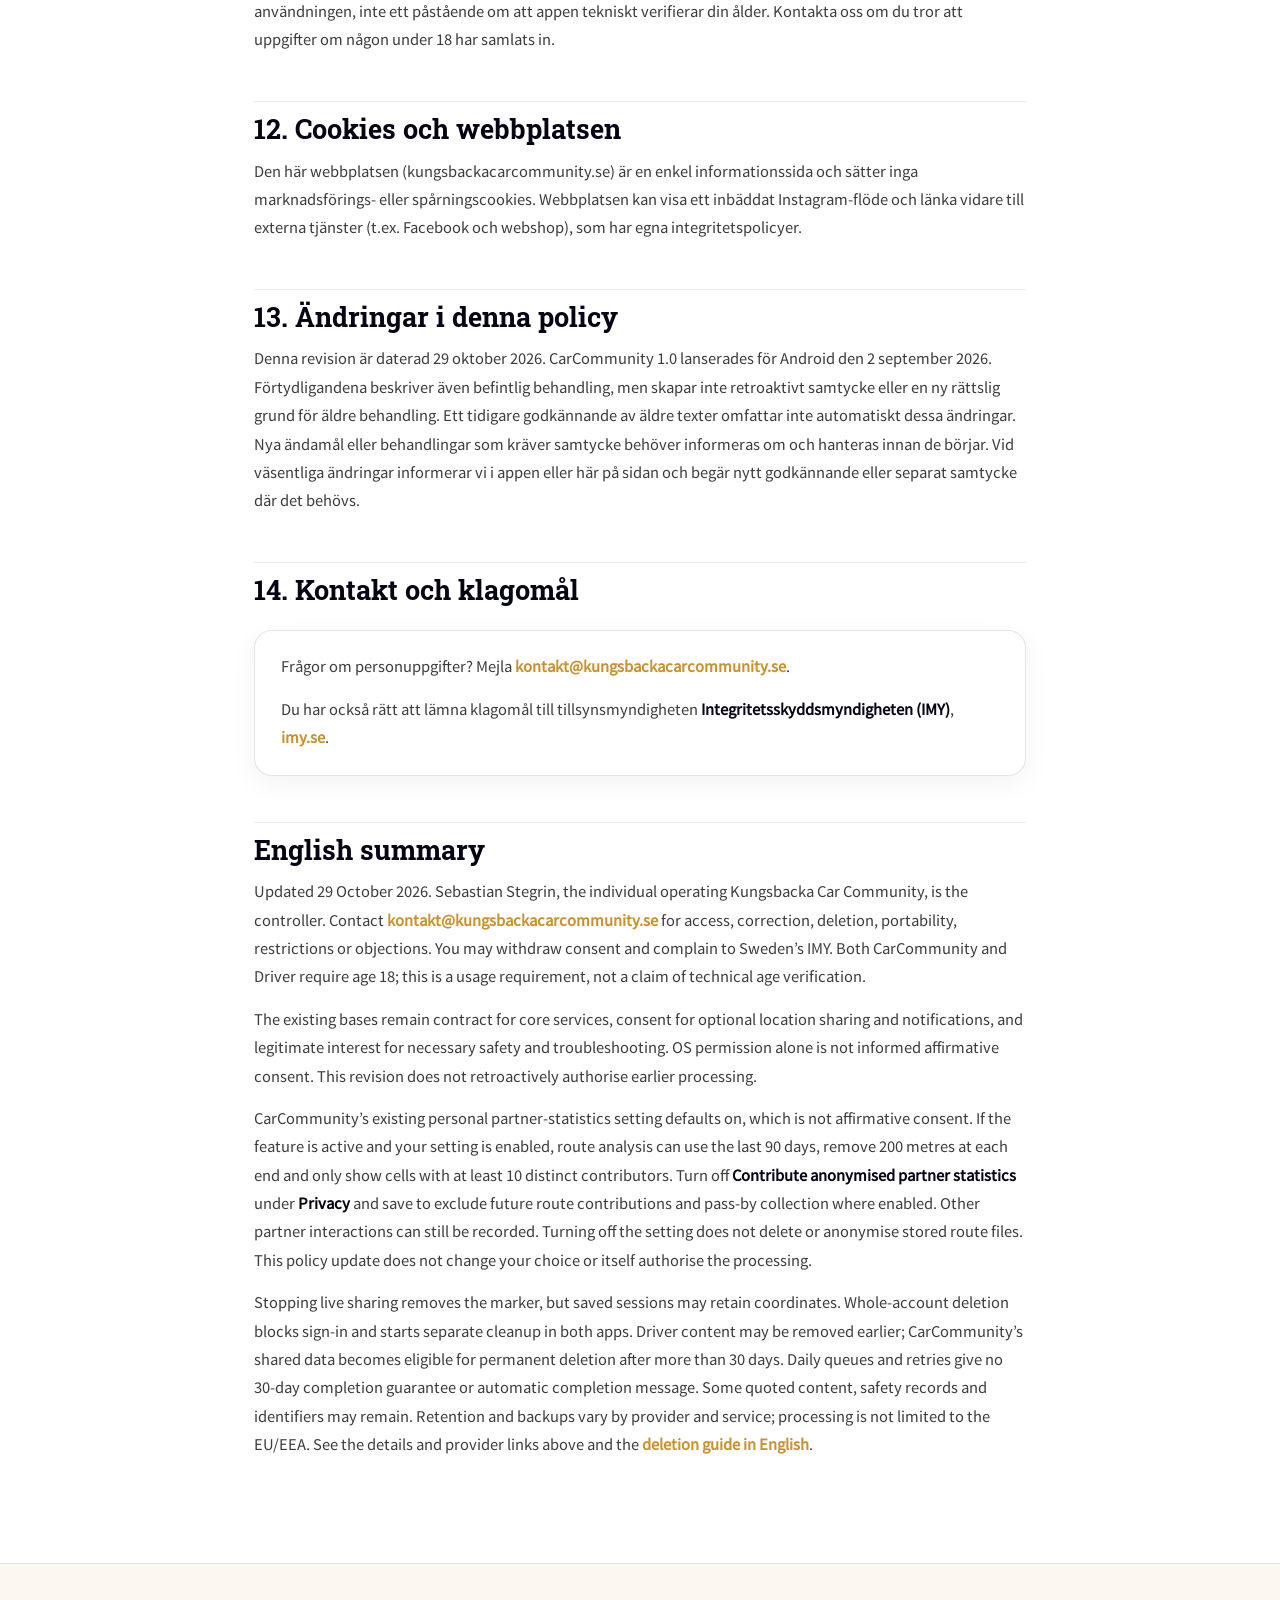
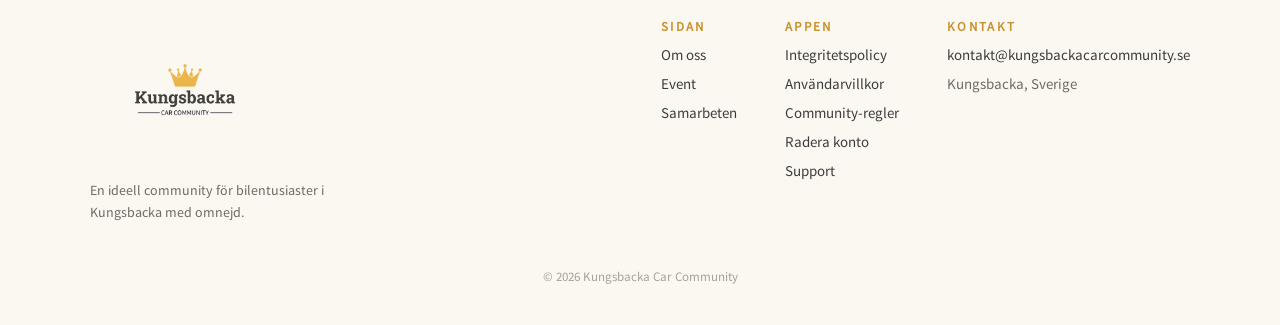
<file: integritetspolicy.html>
<!DOCTYPE html>
<html lang="sv">
<head>
<meta charset="utf-8">
<meta name="viewport" content="width=device-width, initial-scale=1">
<title>Integritetspolicy — Kungsbacka Car Community</title>
<meta name="description" content="Integritetspolicy för Kungsbacka Car Community och Driver: vilka personuppgifter vi samlar in, varför, vilka vi delar dem med och dina rättigheter enligt GDPR.">
<meta name="robots" content="index, follow">
<link rel="icon" href="favicon.ico" sizes="any">
<link rel="icon" type="image/png" sizes="32x32" href="assets/favicon-32.png">
<link rel="icon" type="image/png" sizes="16x16" href="assets/favicon-16.png">
<link rel="icon" type="image/png" sizes="192x192" href="assets/favicon-192.png">
<link rel="apple-touch-icon" sizes="180x180" href="assets/favicon-180.png">
<link rel="stylesheet" href="assets/legal.css">
</head>
<body>

<nav class="kcc-nav">
  <a class="kcc-brand" href="index.html#hem"><span>Kungsbacka Car Community</span></a>
  <div class="kcc-navlinks">
    <a href="index.html#om-oss" class="kcc-navlink">Om oss</a>
    <a href="index.html#event" class="kcc-navlink">Event</a>
    <a href="support.html" class="kcc-navlink">Support</a>
    <a href="https://www.facebook.com/groups/794040558638195/" target="_blank" rel="noopener" class="kcc-navcta">Bli medlem</a>
  </div>
</nav>

<div class="kcc-doc-top">
  <div class="kcc-doc">
    <p class="kcc-eyebrow">Juridik</p>
    <h1>Integritetspolicy</h1>
    <p class="kcc-meta">Gäller Kungsbacka Car Community, Driver och denna webbplats · Senast uppdaterad 29 oktober 2026</p>
    <p class="kcc-lead">Den här policyn beskriver vilka personuppgifter vi samlar in när du använder Kungsbacka Car Community eller Driver, varför vi gör det, vilka vi delar uppgifterna med och vilka rättigheter du har enligt dataskyddsförordningen (GDPR).</p>
  </div>
</div>

<main class="kcc-doc">

  <div class="kcc-toc">
    <p>Innehåll</p>
    <ol>
      <li><a href="#ansvarig">Vem ansvarar för uppgifterna</a></li>
      <li><a href="#uppgifter">Vilka uppgifter vi samlar in</a></li>
      <li><a href="#andamal">Varför vi behandlar dem</a></li>
      <li><a href="#plats">Platsdelning i detalj</a></li>
      <li><a href="#delning">Vem vi delar med</a></li>
      <li><a href="#overforing">Överföring utanför EU/EES</a></li>
      <li><a href="#lagring">Hur länge vi sparar</a></li>
      <li><a href="#rattigheter">Dina rättigheter</a></li>
      <li><a href="#radera">Radera konto</a></li>
      <li><a href="#sakerhet">Säkerhet</a></li>
      <li><a href="#barn">Ålder</a></li>
      <li><a href="#cookies">Cookies &amp; webbplatsen</a></li>
      <li><a href="#andringar">Ändringar</a></li>
      <li><a href="#kontakt">Kontakt &amp; klagomål</a></li>
      <li><a href="#english" lang="en">English summary</a></li>
    </ol>
  </div>

  <h2 id="ansvarig">1. Vem ansvarar för dina uppgifter</h2>
  <p>Sebastian Stegrin, privatperson som driver Kungsbacka Car Community (”vi”, ”oss”), är personuppgiftsansvarig för behandlingen som beskrivs här. Du når oss på <a href="mailto:kontakt@kungsbackacarcommunity.se">kontakt@kungsbackacarcommunity.se</a>. Verksamheten finns i Kungsbacka, Sverige.</p>

  <h2 id="uppgifter">2. Vilka uppgifter vi samlar in</h2>
  <h3>Kontouppgifter</h3>
  <p>När du skapar ett konto lagrar vi din e-postadress och den inloggningsuppgift du väljer (autentisering sker via Google Firebase Authentication). Samma konto används i Kungsbacka Car Community och Driver. Vi ser aldrig ditt lösenord i klartext.</p>
  <h3>Profil och fordon</h3>
  <p>Uppgifter du själv lägger till: visningsnamn/smeknamn, biografi, profilbild samt information om dina bilar (t.ex. märke, modell, bilder och beskrivning i garaget). Visningsnamn, biografi, profilbild och garage delas mellan apparna. Driver använder CarCommunitys visningsnamn och har egna community-följningar och en egen profilbanner. När det finns publik CarCommunity-statistik kan Driver visa bland annat XP och kronpoäng. Privata kontouppgifter och säkerhetsuppgifter visas inte som offentlig statistik.</p>
  <h3>Platsdata</h3>
  <p><strong>Driver:</strong> appen begär inte telefonens GPS-position. Publika eventplatser, klubborter och platsnamn från äldre inlägg kan visas som del av innehållet. Vanliga nya inlägg har inget platsval. Beskrivningen av liveplatsdelning nedan gäller CarCommunity.</p>
  <p>Om du väljer att dela din plats behandlar vi din position i realtid för att visa dig på livekartan, i konvojer/gruppkörningar och för närhetsbaserade funktioner. <strong>Platsdelning är alltid ditt val</strong> och kan slås av när som helst. Se avsnitt 4.</p>
  <h3>Meddelanden och innehåll</h3>
  <p>Innehåll du skapar i apparna — meddelanden i direktchatt och gruppchatt, Driver-inlägg och svar, gilla-markeringar, bokmärken, följningar, blockeringar, rapporter, event-anmälningar och liknande — lagras så att funktionerna, säkerheten och modereringen ska fungera.</p>
  <h3>Foton</h3>
  <p>Bilder du laddar upp (profil-, banner-, fordons- och Driver-inläggsbilder) lagras hos vår lagringsleverantör. Nya Driver-inläggsbilder förbereds i den uppdaterade appen genom komprimering och en ny bildfil utan EXIF-metadata. Andra bilder och äldre uppladdningar kan innehålla inbäddad metadata; ladda bara upp bilder du har rätt och är bekväm att dela.</p>
  <h3>Teknisk data och diagnostik</h3>
  <p>För att appen ska vara säker och fungera behandlar vi teknisk grunddata som enhets- och apptyp samt fel- och diagnostikloggar. Driver använder Firebase Crashlytics för kraschrapporter, stackspår, enhetsinformation och installationsrelaterade identifierare. Dessa rapporter kan skickas automatiskt; de är skilda från den lokala startdiagnostik som du själv kan kopiera till support. Firebase-installations- och sessionsdata samt push-token kan behandlas av de SDK:er som behövs för dessa funktioner. Vi använder Google Play Integrity och App Check för missbruksskydd.</p>
  <h3>Push-notiser</h3>
  <p>Om du tillåter aviseringar lagrar vi en enhetstoken (via Firebase Cloud Messaging) för att kunna skicka notiser om t.ex. event, meddelanden, konvojer, Driver-svar och nya följare.</p>

  <h2 id="andamal">3. Varför vi behandlar uppgifterna (ändamål och rättslig grund)</h2>
  <ul>
    <li><strong>För att tillhandahålla tjänsten</strong> (delat konto och profil, chatt, event, karta, Driver-inlägg och communities) — rättslig grund: fullgörande av avtal med dig.</li>
    <li><strong>Platsdelning och närhetsfunktioner</strong> — rättslig grund: ditt samtycke, som du kan återkalla när som helst.</li>
    <li><strong>Säkerhet, missbruksskydd och felsökning</strong> — rättslig grund: berättigat intresse att hålla tjänsten trygg och stabil.</li>
    <li><strong>Valfria aviseringar</strong> — rättslig grund: ditt samtycke, som du kan återkalla.</li>
    <li><strong>Rättsliga skyldigheter</strong> — när vi måste enligt lag.</li>
  </ul>
  <p>Samtycke ska vara frivilligt, informerat och lämnas genom ett aktivt val för det beskrivna ändamålet. Telefonens behörighet för plats eller aviseringar är en teknisk förutsättning; ett godkännande i operativsystemet är inte i sig ett informerat samtycke till alla behandlingar. Att acceptera villkoren ersätter inte heller ett separat samtycke. Du kan stoppa platsdelningen i appen och ändra behörigheter och aviseringsval i appen eller telefonens inställningar.</p>
  <p>Vi säljer inte dina personuppgifter. När funktionerna är aktiva kan CarCommunity sammanställa kör- och interaktionsstatistik för partnerinsikter och placering av digitala reklamskyltar. Det beskrivs nedan; det är en annan behandling än att visa din liveposition.</p>

  <h2 id="plats">4. Platsdelning i detalj</h2>
  <div class="kcc-callout">
    <p>Din plats delas <strong>bara när du aktivt startar delning</strong> (t.ex. ”börja köra”, en konvoj eller livedelning). Din position visas då för relevanta medlemmar i den funktionen. När du avslutar delningen slutar din liveposition att sändas. Att se <em>andras</em> liveplats kan vara en funktion som kräver medlemskap/prenumeration, men att dela din egen plats är alltid tillgängligt och frivilligt.</p>
  </div>
  <p>Livemarkören tas bort när delningen stoppas. Vid ett avbrott räknas en position som inaktuell efter 15 minuter och städningen körs var femte minut. Det gäller markören på kartan: koordinater i sparade sessioner och körningar kan finnas kvar även efter att markören försvunnit.</p>
  <h3 id="partnerstatistik">Partnerstatistik och körhistorik i CarCommunity</h3>
  <p>Det befintliga personliga valet <strong>Bidra med anonymiserad partnerstatistik</strong> är <strong>på som standard</strong> i CarCommunity. Du kan stänga av det under <strong>Integritet</strong> och välja <strong>Spara</strong>. Ett förvalt på-läge innebär inte att du har lämnat ett aktivt samtycke. Den här policyuppdateringen ändrar inte ditt val och ger inte i sig tillåtelse till behandlingen.</p>
  <p>Om köranalysen är aktiv och ditt statistikval är på kan den läsa sparade ruttfiler från de senaste <strong>90 dagarna</strong>. Före sammanställning tas de första och sista <strong>200 metrarna</strong> av varje rutt bort från analysunderlaget. En kartcell visas i sammanställningen först när minst <strong>10 olika användare</strong> bidragit. Den sammanställda kartan visar antal och täthet, inte enskilda användares rutter eller identiteter. Skydden i sammanställningen gör inte de underliggande ruttfilerna anonyma.</p>
  <p>När respektive funktion är aktiv kan även partnerinteraktioner, till exempel öppningar av partnerinnehåll och erbjudanden, registreras för statistik. Registrering av förbipasseringar beror dessutom på om den funktionen är aktiverad; ett avstängt statistikval utesluter dig från den insamlingen och från kommande körsammanställningar. Kontrollen innebär inte att alla interaktionshändelser upphör eller att redan sparade rutter raderas. Interaktionsposter använder partneranknutna hashidentifierare; sådana identifierare är inte automatiskt anonyma.</p>
  <p>De senaste 90 dagarna i analys eller visad körhistorik är <strong>inte en automatisk raderingsfrist för ruttfiler</strong>. Att stoppa livedelning, stänga av partnerstatistik och begära radering är olika val. För frågor, invändningar eller radering, kontakta oss eller se <a href="radera-konto.html">raderingsguiden</a>.</p>

  <h2 id="delning">5. Vem vi delar uppgifter med</h2>
  <p>Vi använder följande leverantörer. Deras roller och behandling beror på tjänsten och respektive leverantörsvillkor:</p>
  <ul>
    <li><strong>Google / Firebase</strong> — autentisering, databas, fillagring, serverfunktioner, push-notiser och missbruksskydd. Var uppgifterna behandlas beror på vilken tjänst som används; alla uppgifter, loggar och säkerhetskopior stannar inte inom EU/EES. Se <a href="https://firebase.google.com/support/privacy" target="_blank" rel="noopener">Firebase: integritet och säkerhet</a>.</li>
    <li><strong>Mapbox</strong> — kartor och kartrelaterade tjänster. Beroende på funktion kan kartförfrågningar, plats-, enhets- och användningsdata behandlas globalt enligt <a href="https://www.mapbox.com/legal/privacy" target="_blank" rel="noopener">Mapbox integritetspolicy</a> och <a href="https://www.mapbox.com/legal/dpa" target="_blank" rel="noopener">dataskyddsvillkor</a>.</li>
    <li><strong>Trafikverket</strong> — offentlig trafikinformation (olyckor och vägarbeten). Endast inläsning; inga personuppgifter delas till Trafikverket.</li>
    <li><strong>Google Play</strong> — distribution, integritetsskydd (Play Integrity) och hantering av Android-prenumerationer (Play Billing). Vi behandlar köp- och prenumerationsstatus för att ge tillgång till betalfunktioner; själva betalningen hanteras av Google Play.</li>
  </ul>
  <p>Vi kan också lämna ut uppgifter om lag kräver det eller för att skydda våra eller andras rättigheter och säkerhet.</p>

  <h2 id="overforing">6. Överföring utanför EU/EES</h2>
  <p>Alla uppgifter behandlas inte enbart inom EU/EES. Google/Firebase och Mapbox har global behandling och kan behandla data i tredjeland. Leverantörernas villkor ovan beskriver tillämpliga överföringsmekanismer, exempelvis adekvansbeslut och EU-kommissionens standardavtalsklausuler (SCC), och vilka tjänster de omfattar. Kontakta oss om du vill ha mer information om en viss behandling.</p>

  <h2 id="lagring">7. Hur länge vi sparar uppgifter</h2>
  <ul>
    <li><strong>Kontouppgifter och profil</strong> sparas så länge du har ett konto.</li>
    <li><strong>CarCommunity-chatt:</strong> communitymeddelanden har en inställd tidsgräns på 120 dagar och konvojmeddelanden på 30 dagar. Radering efter dessa tider kräver att automatisk radering hos leverantören är aktiverad. Vi kan inte bekräfta att den är aktiverad och kan därför inte lova att meddelandena tas bort då. Direktmeddelanden och eventchatt har ingen generell åldersbaserad raderingsfrist.</li>
    <li><strong>Driver-dataexporter</strong> är privata och tas bort automatiskt efter sju dagar.</li>
    <li><strong>CarCommunity-platsdata:</strong> livemarkörens livslängd är skild från sparade sessioner, körhistorik och ruttfiler. Ett 90-dagars analys- eller historikfönster raderar inte ruttfilerna.</li>
    <li><strong>CarCommunity-diagnostikrapporter</strong> har en 90-dagarsgräns och ett månatligt städjobb, så radering sker inte nödvändigtvis på dag 90. Andra felrapporter och supportmeddelanden hanteras separat.</li>
    <li><strong>Råa partnerinteraktioner i CarCommunity</strong> har en sjudagarsgräns och ett dagligt städjobb. Statistikens sammanställningsperioder är inte raderingsfrister för sammanställningarna.</li>
    <li><strong>Driver-profilen:</strong> döljs direkt efter begäran och köas för radering av Driver-innehåll efter sju dagar, i ett dagligt jobb. Det gemensamma kontot påverkas inte av detta val.</li>
    <li><strong>Hela det gemensamma kontot:</strong> när du raderar kontot i appen spärras inloggningen direkt och separata raderingsprocesser startar i båda apparna. Driver-innehåll kan raderas tidigare än CarCommunitys gemensamma uppgifter, som blir aktuella för permanent radering när mer än 30 dagar har gått. Dagliga jobb behandlar köerna och försöker igen vid fel; det är ingen garanti om slutförd radering inom 30 dagar. Driver-valen och kvarvarande uppgifter beskrivs i <a href="radera-konto.html">raderingsguiden</a>.</li>
    <li><strong>Bevis-, modererings-, gransknings-, belönings- och eventriskreferenser</strong> saknar en verifierad automatisk raderingsfrist. De kan innehålla identifierare även när de är hashade. Nödvändigt bevarande för säkerhet eller rättsliga skyldigheter behöver bedömas separat; fråga oss om ditt ärende.</li>
    <li><strong>Leverantörers system och säkerhetskopior</strong> har tjänstespecifika raderingsfönster. Enligt <a href="https://firebase.google.com/support/privacy" target="_blank" rel="noopener">Firebases dokumentation</a> kan Authentication-data finnas i aktiva system och säkerhetskopior upp till 180 dagar efter att kunden initierat radering hos Firebase. Det är inte en gemensam frist för alla tjänster eller en utfästelse om att vår kontoradering är färdig då.</li>
  </ul>

  <h2 id="rattigheter">8. Dina rättigheter enligt GDPR</h2>
  <p>Du har rätt att begära <strong>tillgång</strong> till dina uppgifter, <strong>rättelse</strong>, <strong>radering</strong>, <strong>begränsning</strong> och <strong>dataportabilitet</strong>, samt att <strong>invända</strong> mot viss behandling. Där behandlingen bygger på samtycke kan du när som helst återkalla det. Kontakta oss på <a href="mailto:kontakt@kungsbackacarcommunity.se">kontakt@kungsbackacarcommunity.se</a> så hjälper vi dig.</p>

  <h2 id="radera">9. Radera konto och uppgifter</h2>
  <p>I den uppdaterade Driver-versionen kan du välja mellan <strong>Radera Driver-profil</strong> och <strong>Radera hela kontot</strong> under Integritet. Det första valet behåller det gemensamma kontot och garaget; det andra är en begäran för båda apparna. Driver-innehållet har separat hantering, och en spärrad gemensam inloggning betyder inte att alla uppgifter i båda apparna redan är raderade. Du kan också begära radering via mejl utan att installera någon app. Steg, tidsramar och kvarvarande uppgifter beskrivs på <a href="radera-konto.html">Radera konto och data</a>.</p>

  <h2 id="sakerhet">10. Säkerhet</h2>
  <p>Vi använder etablerade tekniska och organisatoriska skyddsåtgärder — bl.a. krypterad överföring, åtkomstkontroller via säkerhetsregler och missbruksskydd (App Check / Play Integrity) — för att skydda dina uppgifter. Ingen tjänst är helt riskfri, men vi arbetar löpande med säkerheten.</p>

  <h2 id="barn">11. Ålder</h2>
  <p>Du ska vara <strong>minst 18 år för att använda både CarCommunity och Driver</strong>. Åldersvillkoret är ett krav för användningen, inte ett påstående om att appen tekniskt verifierar din ålder. Kontakta oss om du tror att uppgifter om någon under 18 har samlats in.</p>

  <h2 id="cookies">12. Cookies och webbplatsen</h2>
  <p>Den här webbplatsen (kungsbackacarcommunity.se) är en enkel informationssida och sätter inga marknadsförings- eller spårningscookies. Webbplatsen kan visa ett inbäddat Instagram-flöde och länka vidare till externa tjänster (t.ex. Facebook och webshop), som har egna integritetspolicyer.</p>

  <h2 id="andringar">13. Ändringar i denna policy</h2>
  <p>Denna revision är daterad 29 oktober 2026. CarCommunity 1.0 lanserades för Android den 2 september 2026. Förtydligandena beskriver även befintlig behandling, men skapar inte retroaktivt samtycke eller en ny rättslig grund för äldre behandling. Ett tidigare godkännande av äldre texter omfattar inte automatiskt dessa ändringar. Nya ändamål eller behandlingar som kräver samtycke behöver informeras om och hanteras innan de börjar. Vid väsentliga ändringar informerar vi i appen eller här på sidan och begär nytt godkännande eller separat samtycke där det behövs.</p>

  <h2 id="kontakt">14. Kontakt och klagomål</h2>
  <div class="kcc-panel">
    <p>Frågor om personuppgifter? Mejla <a href="mailto:kontakt@kungsbackacarcommunity.se">kontakt@kungsbackacarcommunity.se</a>.</p>
    <p>Du har också rätt att lämna klagomål till tillsynsmyndigheten <strong>Integritetsskyddsmyndigheten (IMY)</strong>, <a href="https://www.imy.se" target="_blank" rel="noopener">imy.se</a>.</p>
  </div>

  <section lang="en" aria-labelledby="english">
    <h2 id="english">English summary</h2>
    <p>Updated 29 October 2026. Sebastian Stegrin, the individual operating Kungsbacka Car Community, is the controller. Contact <a href="mailto:kontakt@kungsbackacarcommunity.se">kontakt@kungsbackacarcommunity.se</a> for access, correction, deletion, portability, restrictions or objections. You may withdraw consent and complain to Sweden’s IMY. Both CarCommunity and Driver require age 18; this is a usage requirement, not a claim of technical age verification.</p>
    <p>The existing bases remain contract for core services, consent for optional location sharing and notifications, and legitimate interest for necessary safety and troubleshooting. OS permission alone is not informed affirmative consent. This revision does not retroactively authorise earlier processing.</p>
    <p>CarCommunity’s existing personal partner-statistics setting defaults on, which is not affirmative consent. If the feature is active and your setting is enabled, route analysis can use the last 90 days, remove 200 metres at each end and only show cells with at least 10 distinct contributors. Turn off <strong>Contribute anonymised partner statistics</strong> under <strong>Privacy</strong> and save to exclude future route contributions and pass-by collection where enabled. Other partner interactions can still be recorded. Turning off the setting does not delete or anonymise stored route files. This policy update does not change your choice or itself authorise the processing.</p>
    <p>Stopping live sharing removes the marker, but saved sessions may retain coordinates. Whole-account deletion blocks sign-in and starts separate cleanup in both apps. Driver content may be removed earlier; CarCommunity’s shared data becomes eligible for permanent deletion after more than 30 days. Daily queues and retries give no 30-day completion guarantee or automatic completion message. Some quoted content, safety records and identifiers may remain. Retention and backups vary by provider and service; processing is not limited to the EU/EEA. See the details and provider links above and the <a href="radera-konto.html#english">deletion guide in English</a>.</p>
  </section>

</main>

<footer class="kcc-footer">
  <div class="kcc-footer-inner">
    <div style="max-width:300px;">
      <img src="assets/logo-main.png" alt="Kungsbacka Car Community">
      <p style="color:#6d6b64;font-size:14px;line-height:1.6;margin:14px 0 0;">En ideell community för bilentusiaster i Kungsbacka med omnejd.</p>
    </div>
    <div class="kcc-footer-cols">
      <div class="kcc-footer-col">
        <span class="kcc-col-h">Sidan</span>
        <a href="index.html#om-oss" class="kcc-flink">Om oss</a>
        <a href="index.html#event" class="kcc-flink">Event</a>
        <a href="index.html#samarbeten" class="kcc-flink">Samarbeten</a>
      </div>
      <div class="kcc-footer-col">
        <span class="kcc-col-h">Appen</span>
        <a href="integritetspolicy.html" class="kcc-flink">Integritetspolicy</a>
        <a href="anvandarvillkor.html" class="kcc-flink">Användarvillkor</a>
        <a href="community-regler.html" class="kcc-flink">Community-regler</a>
        <a href="radera-konto.html" class="kcc-flink">Radera konto</a>
        <a href="support.html" class="kcc-flink">Support</a>
      </div>
      <div class="kcc-footer-col">
        <span class="kcc-col-h">Kontakt</span>
        <a href="mailto:kontakt@kungsbackacarcommunity.se" class="kcc-flink">kontakt@kungsbackacarcommunity.se</a>
        <span style="color:#6d6b64;font-size:15px;">Kungsbacka, Sverige</span>
      </div>
    </div>
  </div>
  <p class="kcc-copy">© <span id="kcc-year">2026</span> Kungsbacka Car Community</p>
</footer>
<script>document.getElementById('kcc-year').textContent=String(new Date().getFullYear());</script>

</body>
</html>
</file>
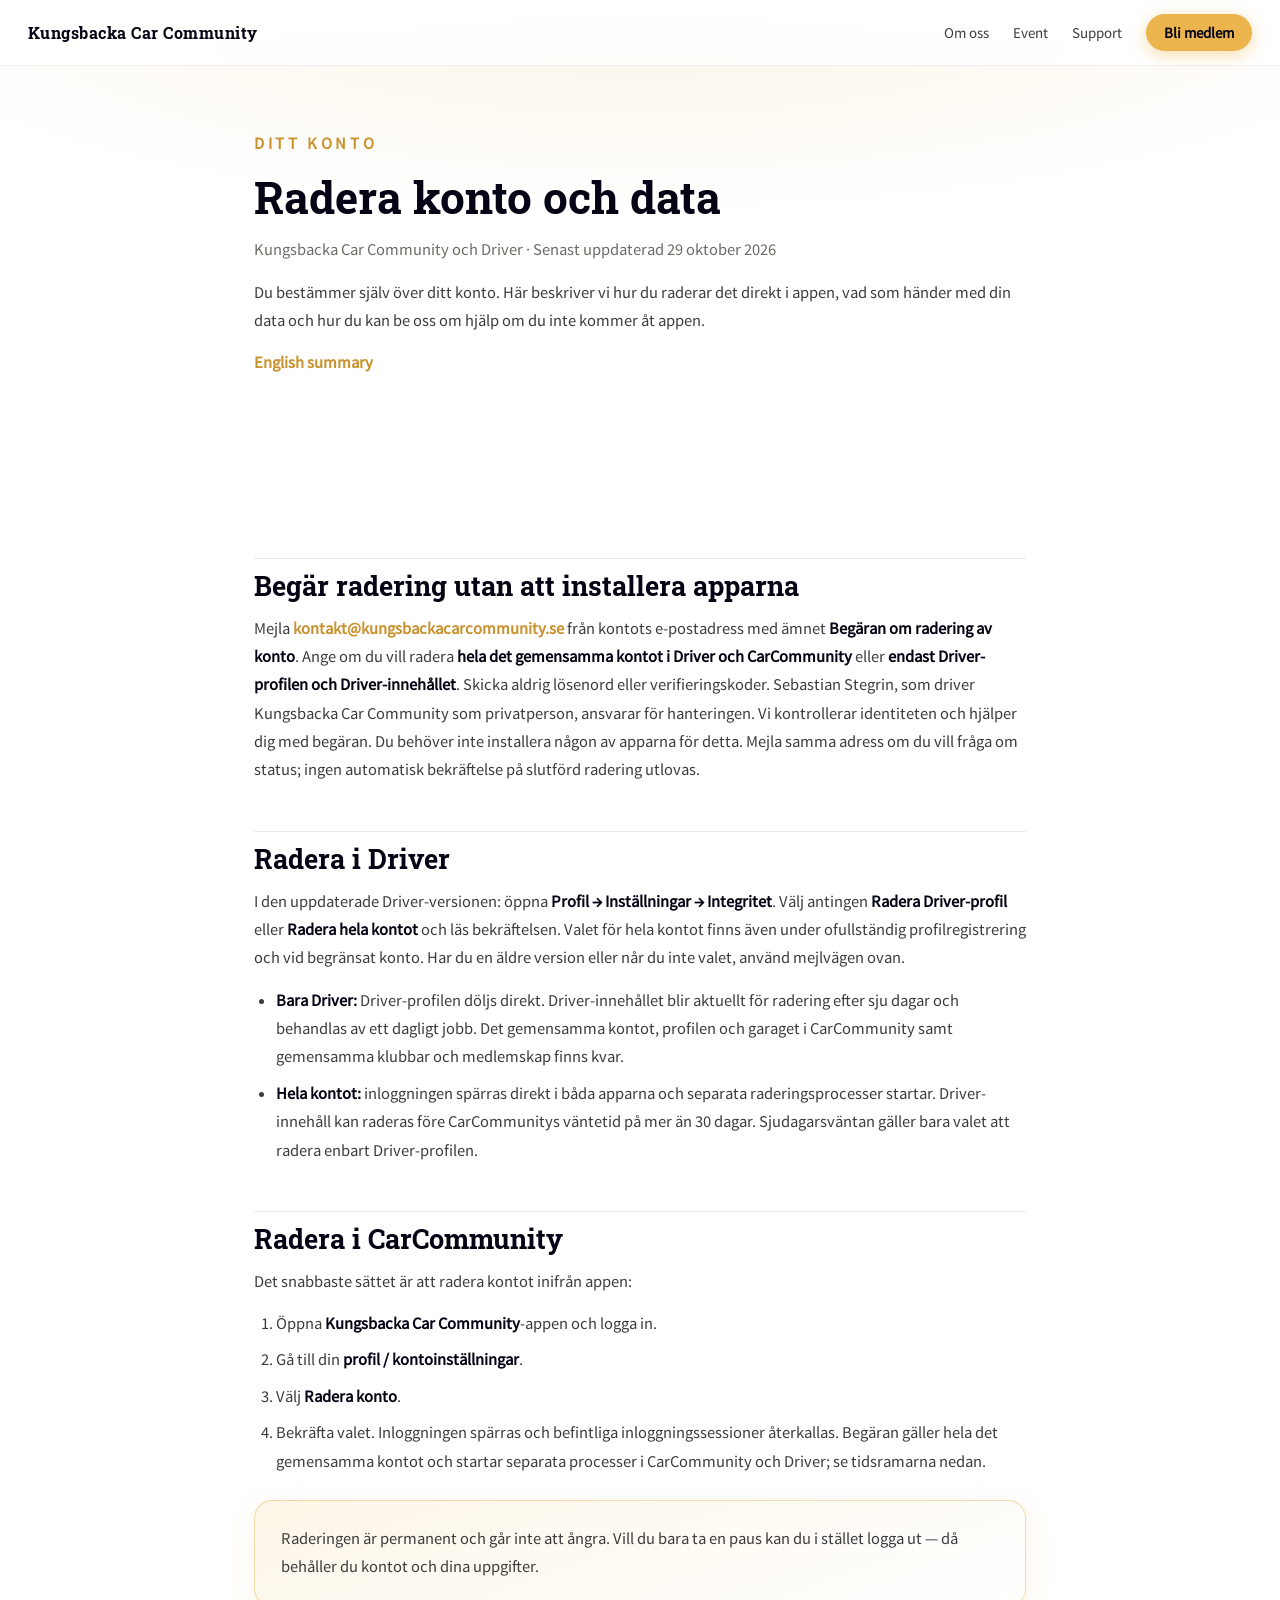
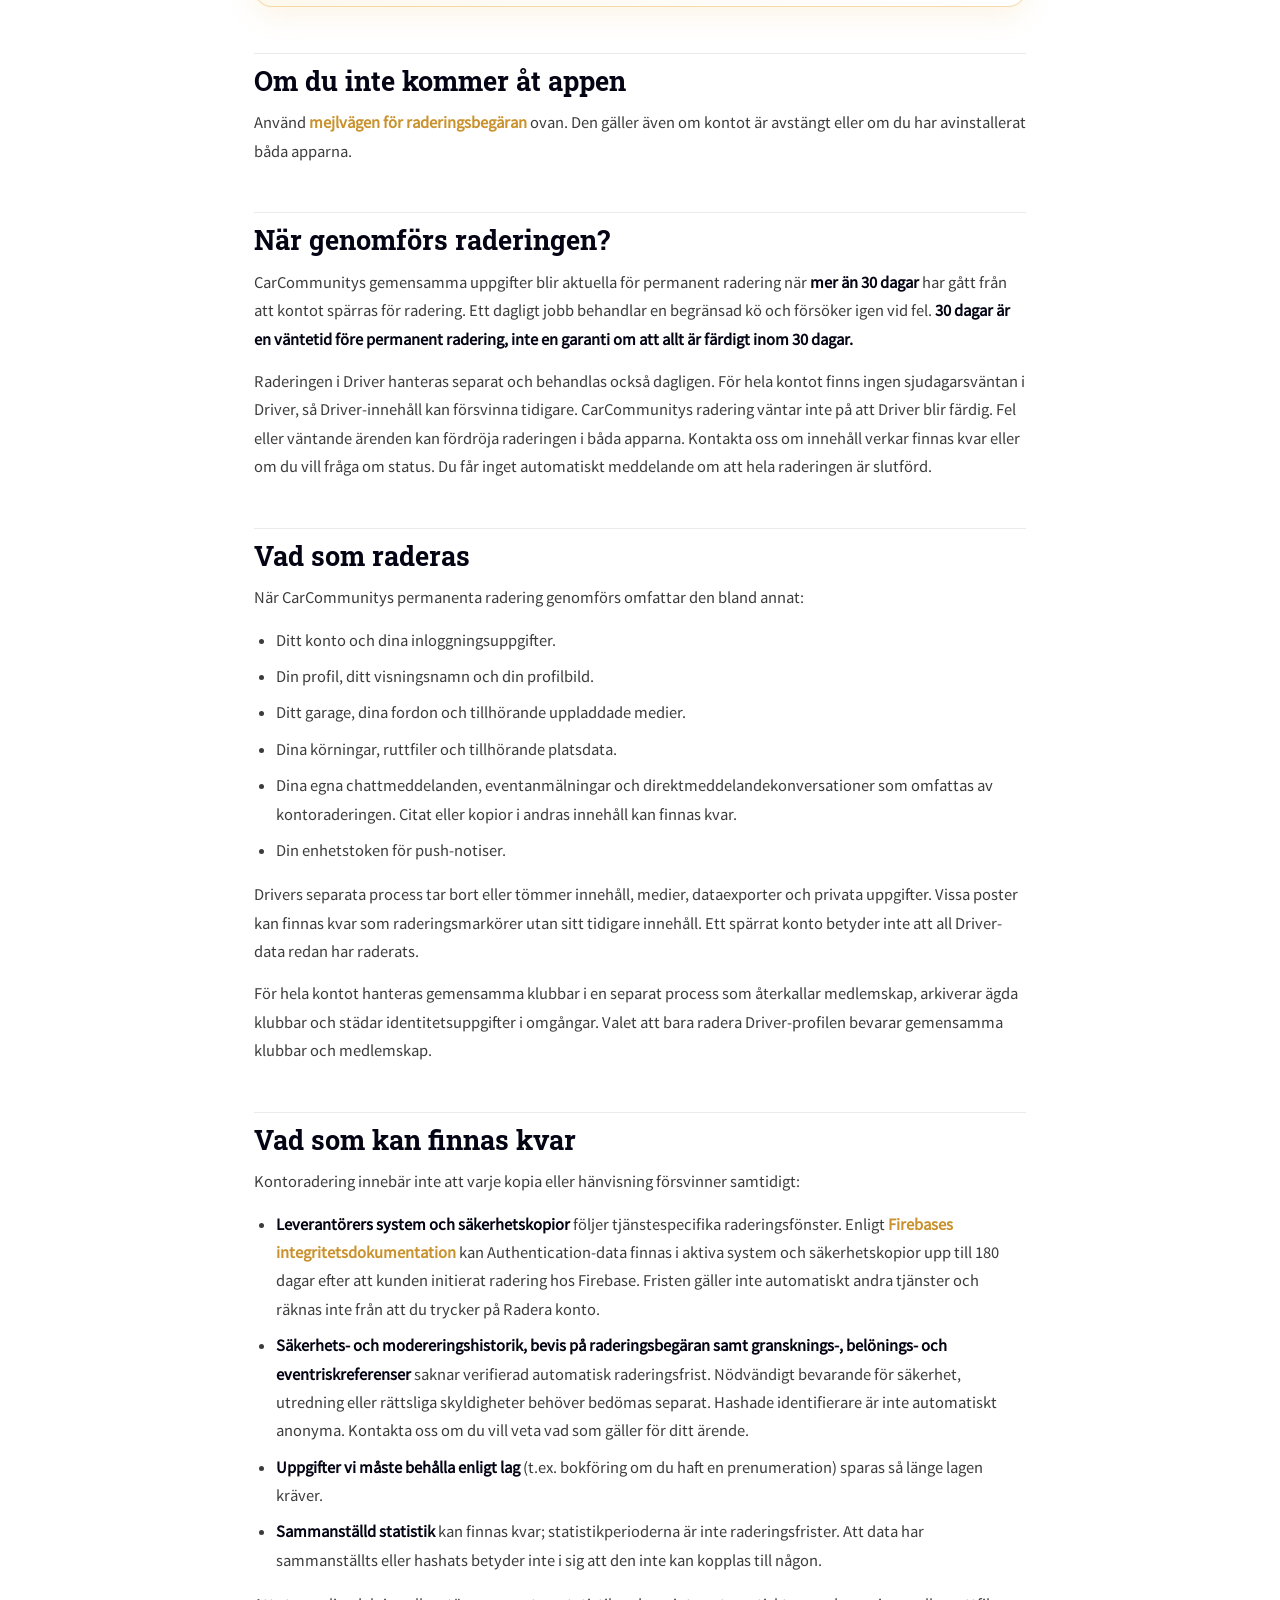
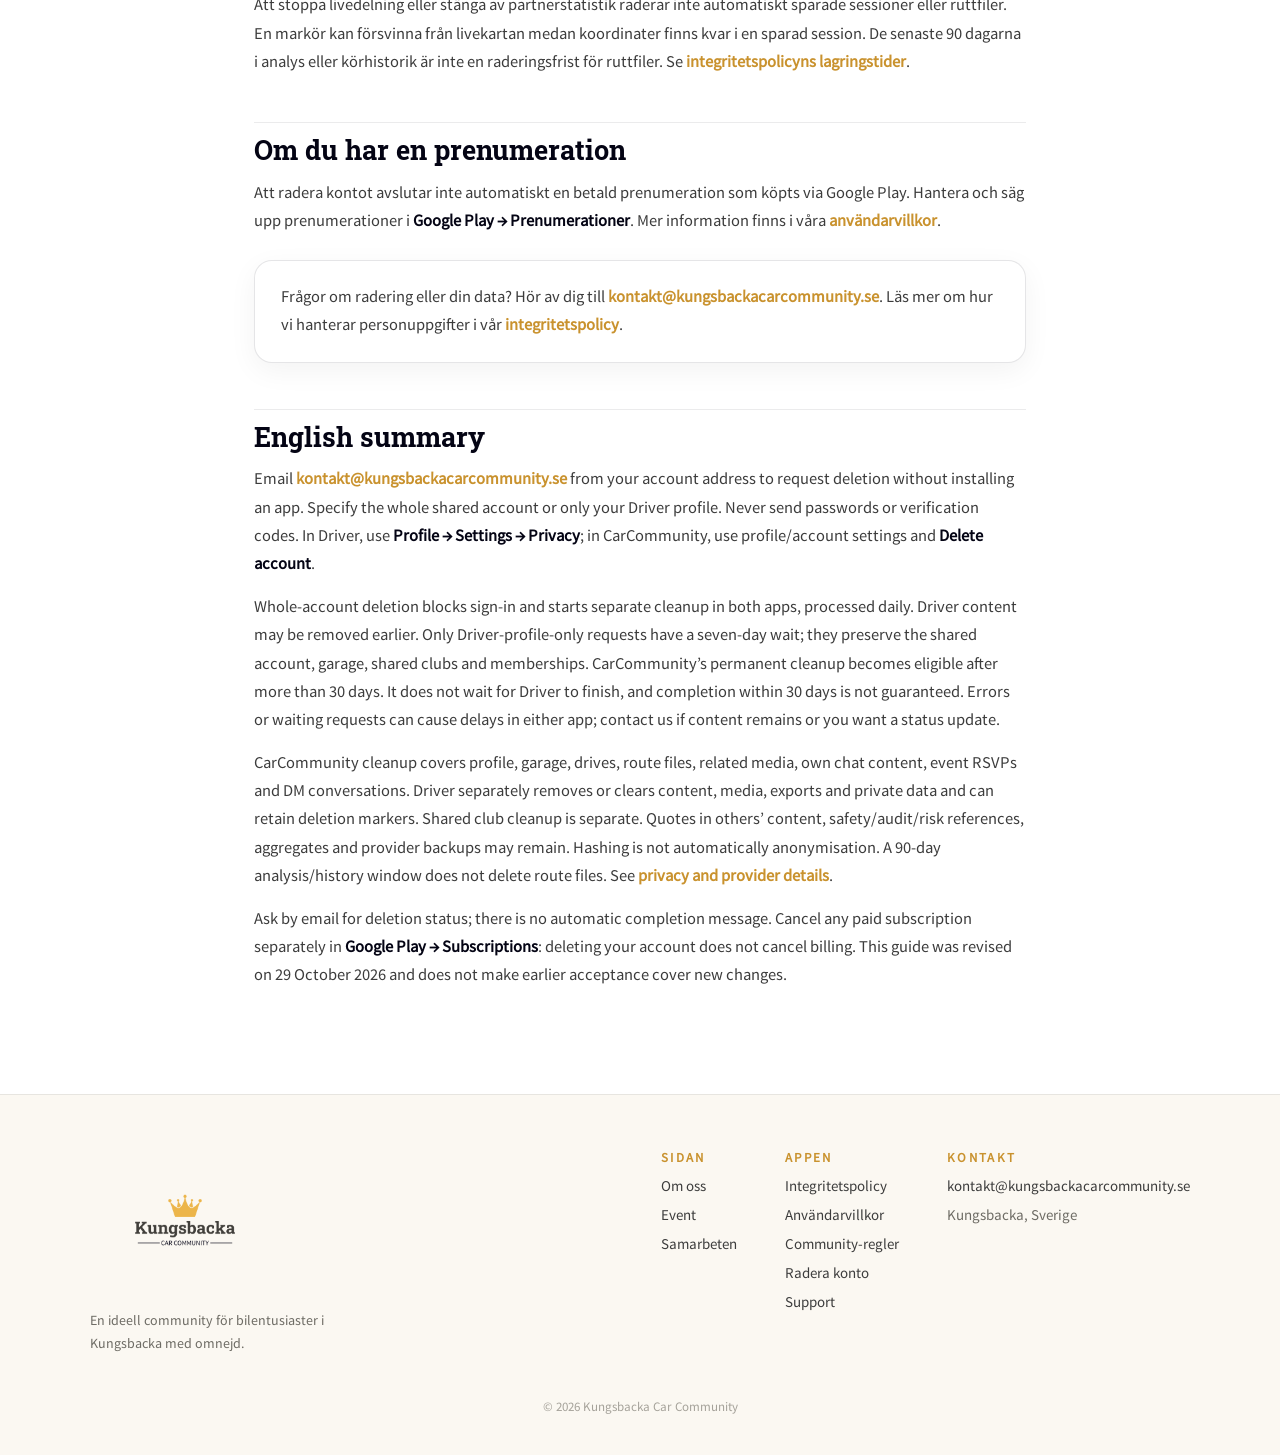
<file: radera-konto.html>
<!DOCTYPE html>
<html lang="sv">
<head>
<meta charset="utf-8">
<meta name="viewport" content="width=device-width, initial-scale=1">
<title>Radera konto och data — Kungsbacka Car Community</title>
<meta name="description" content="Begär radering av ditt gemensamma konto i Driver och CarCommunity, eller bara Driver-profilen. Läs om tider, data och hjälp utan appen.">
<meta name="robots" content="index, follow">
<link rel="icon" href="favicon.ico" sizes="any">
<link rel="icon" type="image/png" sizes="32x32" href="assets/favicon-32.png">
<link rel="icon" type="image/png" sizes="16x16" href="assets/favicon-16.png">
<link rel="icon" type="image/png" sizes="192x192" href="assets/favicon-192.png">
<link rel="apple-touch-icon" sizes="180x180" href="assets/favicon-180.png">
<link rel="stylesheet" href="assets/legal.css">
</head>
<body>

<nav class="kcc-nav">
  <a class="kcc-brand" href="index.html#hem"><span>Kungsbacka Car Community</span></a>
  <div class="kcc-navlinks">
    <a href="index.html#om-oss" class="kcc-navlink">Om oss</a>
    <a href="index.html#event" class="kcc-navlink">Event</a>
    <a href="support.html" class="kcc-navlink">Support</a>
    <a href="https://www.facebook.com/groups/794040558638195/" target="_blank" rel="noopener" class="kcc-navcta">Bli medlem</a>
  </div>
</nav>

<div class="kcc-doc-top">
  <div class="kcc-doc">
    <p class="kcc-eyebrow">Ditt konto</p>
    <h1>Radera konto och data</h1>
    <p class="kcc-meta">Kungsbacka Car Community och Driver · Senast uppdaterad 29 oktober 2026</p>
    <p class="kcc-lead">Du bestämmer själv över ditt konto. Här beskriver vi hur du raderar det direkt i appen, vad som händer med din data och hur du kan be oss om hjälp om du inte kommer åt appen.</p>
    <p><a href="#english" lang="en">English summary</a></p>
  </div>
</div>

<main class="kcc-doc">

  <h2 id="begar-radering">Begär radering utan att installera apparna</h2>
  <p>Mejla <a href="mailto:kontakt@kungsbackacarcommunity.se?subject=Beg%C3%A4ran%20om%20radering%20av%20konto">kontakt@kungsbackacarcommunity.se</a> från kontots e-postadress med ämnet <strong>Begäran om radering av konto</strong>. Ange om du vill radera <strong>hela det gemensamma kontot i Driver och CarCommunity</strong> eller <strong>endast Driver-profilen och Driver-innehållet</strong>. Skicka aldrig lösenord eller verifieringskoder. Sebastian Stegrin, som driver Kungsbacka Car Community som privatperson, ansvarar för hanteringen. Vi kontrollerar identiteten och hjälper dig med begäran. Du behöver inte installera någon av apparna för detta. Mejla samma adress om du vill fråga om status; ingen automatisk bekräftelse på slutförd radering utlovas.</p>

  <h2 id="driver">Radera i Driver</h2>
  <p>I den uppdaterade Driver-versionen: öppna <strong>Profil → Inställningar → Integritet</strong>. Välj antingen <strong>Radera Driver-profil</strong> eller <strong>Radera hela kontot</strong> och läs bekräftelsen. Valet för hela kontot finns även under ofullständig profilregistrering och vid begränsat konto. Har du en äldre version eller når du inte valet, använd mejlvägen ovan.</p>
  <ul>
    <li><strong>Bara Driver:</strong> Driver-profilen döljs direkt. Driver-innehållet blir aktuellt för radering efter sju dagar och behandlas av ett dagligt jobb. Det gemensamma kontot, profilen och garaget i CarCommunity samt gemensamma klubbar och medlemskap finns kvar.</li>
    <li><strong>Hela kontot:</strong> inloggningen spärras direkt i båda apparna och separata raderingsprocesser startar. Driver-innehåll kan raderas före CarCommunitys väntetid på mer än 30 dagar. Sjudagarsväntan gäller bara valet att radera enbart Driver-profilen.</li>
  </ul>

  <h2 id="i-appen">Radera i CarCommunity</h2>
  <p>Det snabbaste sättet är att radera kontot inifrån appen:</p>
  <ol>
    <li>Öppna <strong>Kungsbacka Car Community</strong>-appen och logga in.</li>
    <li>Gå till din <strong>profil / kontoinställningar</strong>.</li>
    <li>Välj <strong>Radera konto</strong>.</li>
    <li>Bekräfta valet. Inloggningen spärras och befintliga inloggningssessioner återkallas. Begäran gäller hela det gemensamma kontot och startar separata processer i CarCommunity och Driver; se tidsramarna nedan.</li>
  </ol>
  <div class="kcc-callout">
    <p>Raderingen är permanent och går inte att ångra. Vill du bara ta en paus kan du i stället logga ut — då behåller du kontot och dina uppgifter.</p>
  </div>

  <h2 id="via-mejl">Om du inte kommer åt appen</h2>
  <p>Använd <a href="#begar-radering">mejlvägen för raderingsbegäran</a> ovan. Den gäller även om kontot är avstängt eller om du har avinstallerat båda apparna.</p>

  <h2 id="tidsramar">När genomförs raderingen?</h2>
  <p>CarCommunitys gemensamma uppgifter blir aktuella för permanent radering när <strong>mer än 30 dagar</strong> har gått från att kontot spärras för radering. Ett dagligt jobb behandlar en begränsad kö och försöker igen vid fel. <strong>30 dagar är en väntetid före permanent radering, inte en garanti om att allt är färdigt inom 30 dagar.</strong></p>
  <p>Raderingen i Driver hanteras separat och behandlas också dagligen. För hela kontot finns ingen sjudagarsväntan i Driver, så Driver-innehåll kan försvinna tidigare. CarCommunitys radering väntar inte på att Driver blir färdig. Fel eller väntande ärenden kan fördröja raderingen i båda apparna. Kontakta oss om innehåll verkar finnas kvar eller om du vill fråga om status. Du får inget automatiskt meddelande om att hela raderingen är slutförd.</p>

  <h2 id="vad-raderas">Vad som raderas</h2>
  <p>När CarCommunitys permanenta radering genomförs omfattar den bland annat:</p>
  <ul>
    <li>Ditt konto och dina inloggningsuppgifter.</li>
    <li>Din profil, ditt visningsnamn och din profilbild.</li>
    <li>Ditt garage, dina fordon och tillhörande uppladdade medier.</li>
    <li>Dina körningar, ruttfiler och tillhörande platsdata.</li>
    <li>Dina egna chattmeddelanden, eventanmälningar och direktmeddelandekonversationer som omfattas av kontoraderingen. Citat eller kopior i andras innehåll kan finnas kvar.</li>
    <li>Din enhetstoken för push-notiser.</li>
  </ul>
  <p>Drivers separata process tar bort eller tömmer innehåll, medier, dataexporter och privata uppgifter. Vissa poster kan finnas kvar som raderingsmarkörer utan sitt tidigare innehåll. Ett spärrat konto betyder inte att all Driver-data redan har raderats.</p>
  <p>För hela kontot hanteras gemensamma klubbar i en separat process som återkallar medlemskap, arkiverar ägda klubbar och städar identitetsuppgifter i omgångar. Valet att bara radera Driver-profilen bevarar gemensamma klubbar och medlemskap.</p>

  <h2 id="vad-sparas">Vad som kan finnas kvar</h2>
  <p>Kontoradering innebär inte att varje kopia eller hänvisning försvinner samtidigt:</p>
  <ul>
    <li><strong>Leverantörers system och säkerhetskopior</strong> följer tjänstespecifika raderingsfönster. Enligt <a href="https://firebase.google.com/support/privacy" target="_blank" rel="noopener">Firebases integritetsdokumentation</a> kan Authentication-data finnas i aktiva system och säkerhetskopior upp till 180 dagar efter att kunden initierat radering hos Firebase. Fristen gäller inte automatiskt andra tjänster och räknas inte från att du trycker på Radera konto.</li>
    <li><strong>Säkerhets- och modereringshistorik, bevis på raderingsbegäran samt gransknings-, belönings- och eventriskreferenser</strong> saknar verifierad automatisk raderingsfrist. Nödvändigt bevarande för säkerhet, utredning eller rättsliga skyldigheter behöver bedömas separat. Hashade identifierare är inte automatiskt anonyma. Kontakta oss om du vill veta vad som gäller för ditt ärende.</li>
    <li><strong>Uppgifter vi måste behålla enligt lag</strong> (t.ex. bokföring om du haft en prenumeration) sparas så länge lagen kräver.</li>
    <li><strong>Sammanställd statistik</strong> kan finnas kvar; statistikperioderna är inte raderingsfrister. Att data har sammanställts eller hashats betyder inte i sig att den inte kan kopplas till någon.</li>
  </ul>
  <p>Att stoppa livedelning eller stänga av partnerstatistik raderar inte automatiskt sparade sessioner eller ruttfiler. En markör kan försvinna från livekartan medan koordinater finns kvar i en sparad session. De senaste 90 dagarna i analys eller körhistorik är inte en raderingsfrist för ruttfiler. Se <a href="integritetspolicy.html#lagring">integritetspolicyns lagringstider</a>.</p>

  <h2 id="prenumeration">Om du har en prenumeration</h2>
  <p>Att radera kontot avslutar inte automatiskt en betald prenumeration som köpts via Google Play. Hantera och säg upp prenumerationer i <strong>Google Play → Prenumerationer</strong>. Mer information finns i våra <a href="anvandarvillkor.html">användarvillkor</a>.</p>

  <div class="kcc-panel">
    <p>Frågor om radering eller din data? Hör av dig till <a href="mailto:kontakt@kungsbackacarcommunity.se">kontakt@kungsbackacarcommunity.se</a>. Läs mer om hur vi hanterar personuppgifter i vår <a href="integritetspolicy.html">integritetspolicy</a>.</p>
  </div>

  <section lang="en" aria-labelledby="english">
    <h2 id="english">English summary</h2>
    <p>Email <a href="mailto:kontakt@kungsbackacarcommunity.se?subject=Account%20deletion%20request">kontakt@kungsbackacarcommunity.se</a> from your account address to request deletion without installing an app. Specify the whole shared account or only your Driver profile. Never send passwords or verification codes. In Driver, use <strong>Profile → Settings → Privacy</strong>; in CarCommunity, use profile/account settings and <strong>Delete account</strong>.</p>
    <p>Whole-account deletion blocks sign-in and starts separate cleanup in both apps, processed daily. Driver content may be removed earlier. Only Driver-profile-only requests have a seven-day wait; they preserve the shared account, garage, shared clubs and memberships. CarCommunity’s permanent cleanup becomes eligible after more than 30 days. It does not wait for Driver to finish, and completion within 30 days is not guaranteed. Errors or waiting requests can cause delays in either app; contact us if content remains or you want a status update.</p>
    <p>CarCommunity cleanup covers profile, garage, drives, route files, related media, own chat content, event RSVPs and DM conversations. Driver separately removes or clears content, media, exports and private data and can retain deletion markers. Shared club cleanup is separate. Quotes in others’ content, safety/audit/risk references, aggregates and provider backups may remain. Hashing is not automatically anonymisation. A 90-day analysis/history window does not delete route files. See <a href="integritetspolicy.html#english">privacy and provider details</a>.</p>
    <p>Ask by email for deletion status; there is no automatic completion message. Cancel any paid subscription separately in <strong>Google Play → Subscriptions</strong>: deleting your account does not cancel billing. This guide was revised on 29 October 2026 and does not make earlier acceptance cover new changes.</p>
  </section>

</main>

<footer class="kcc-footer">
  <div class="kcc-footer-inner">
    <div style="max-width:300px;">
      <img src="assets/logo-main.png" alt="Kungsbacka Car Community">
      <p style="color:#6d6b64;font-size:14px;line-height:1.6;margin:14px 0 0;">En ideell community för bilentusiaster i Kungsbacka med omnejd.</p>
    </div>
    <div class="kcc-footer-cols">
      <div class="kcc-footer-col">
        <span class="kcc-col-h">Sidan</span>
        <a href="index.html#om-oss" class="kcc-flink">Om oss</a>
        <a href="index.html#event" class="kcc-flink">Event</a>
        <a href="index.html#samarbeten" class="kcc-flink">Samarbeten</a>
      </div>
      <div class="kcc-footer-col">
        <span class="kcc-col-h">Appen</span>
        <a href="integritetspolicy.html" class="kcc-flink">Integritetspolicy</a>
        <a href="anvandarvillkor.html" class="kcc-flink">Användarvillkor</a>
        <a href="community-regler.html" class="kcc-flink">Community-regler</a>
        <a href="radera-konto.html" class="kcc-flink">Radera konto</a>
        <a href="support.html" class="kcc-flink">Support</a>
      </div>
      <div class="kcc-footer-col">
        <span class="kcc-col-h">Kontakt</span>
        <a href="mailto:kontakt@kungsbackacarcommunity.se" class="kcc-flink">kontakt@kungsbackacarcommunity.se</a>
        <span style="color:#6d6b64;font-size:15px;">Kungsbacka, Sverige</span>
      </div>
    </div>
  </div>
  <p class="kcc-copy">© <span id="kcc-year">2026</span> Kungsbacka Car Community</p>
</footer>
<script>document.getElementById('kcc-year').textContent=String(new Date().getFullYear());</script>

</body>
</html>
</file>
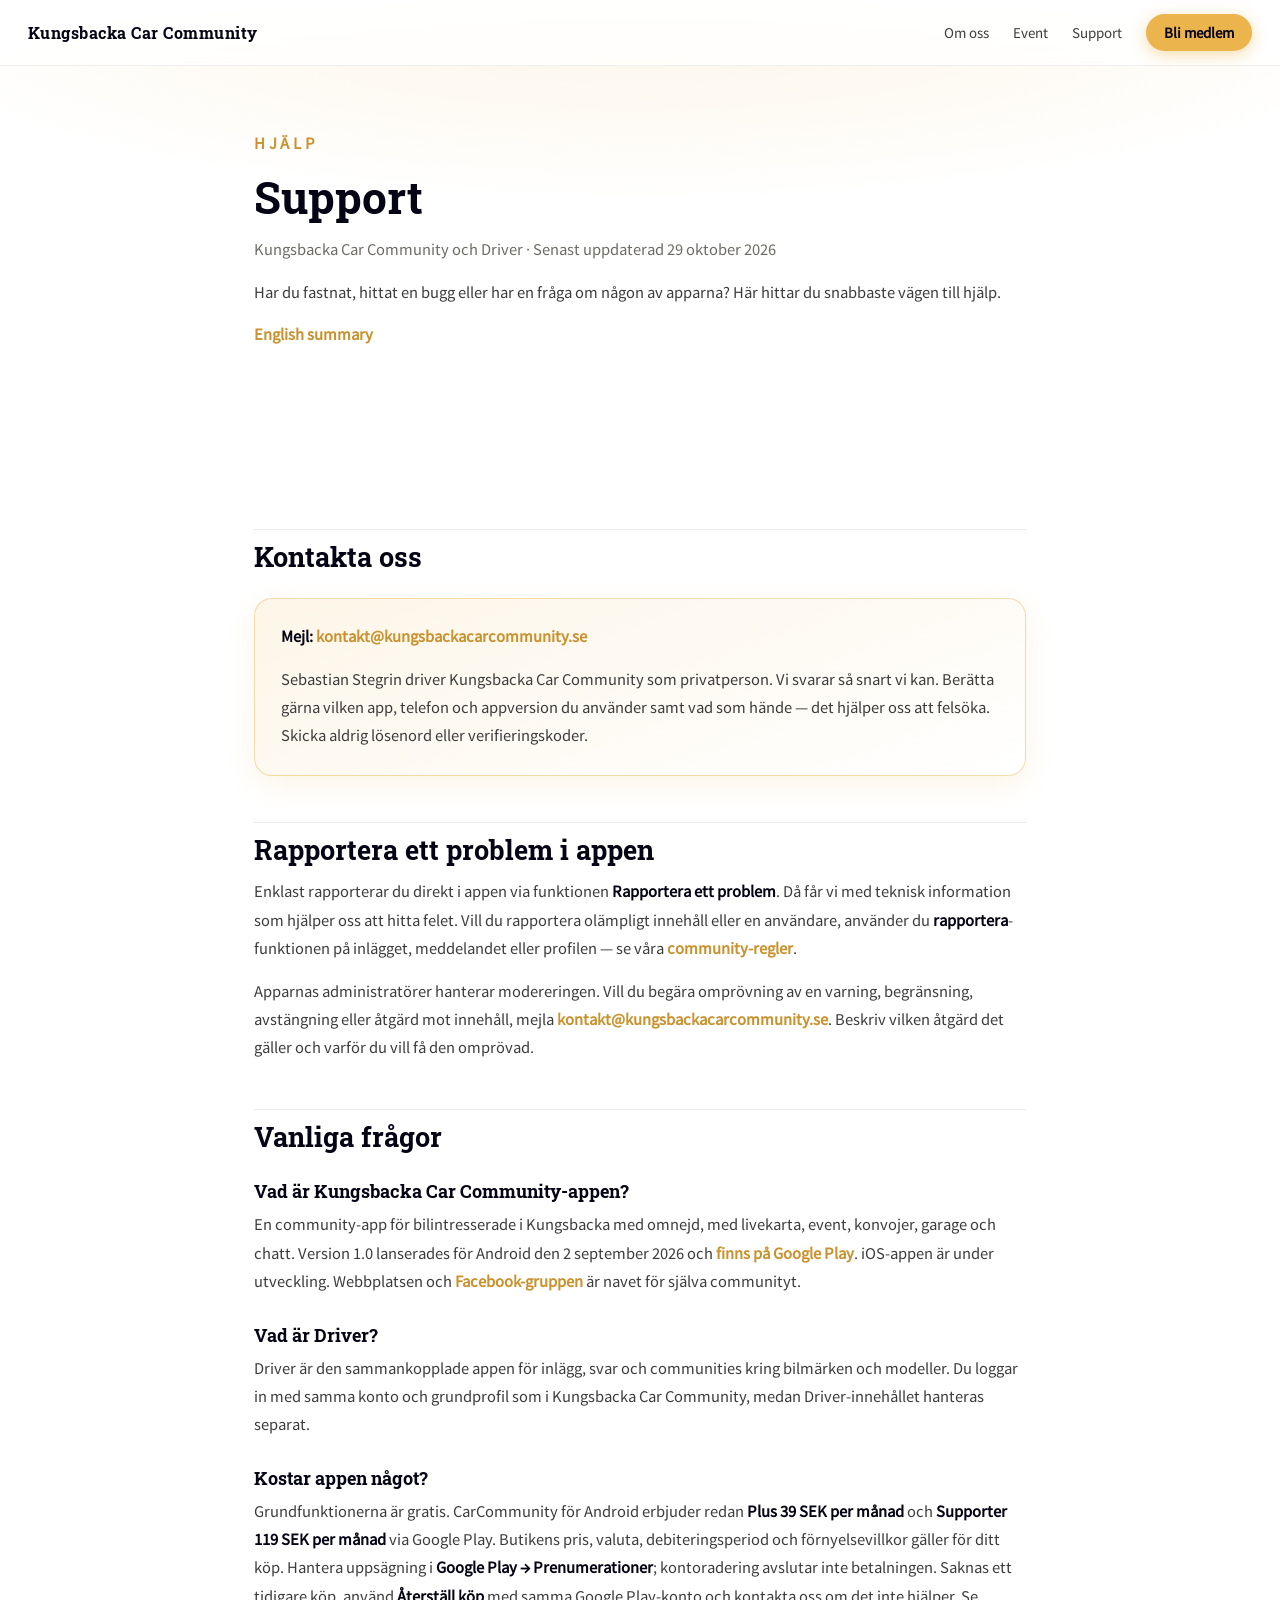
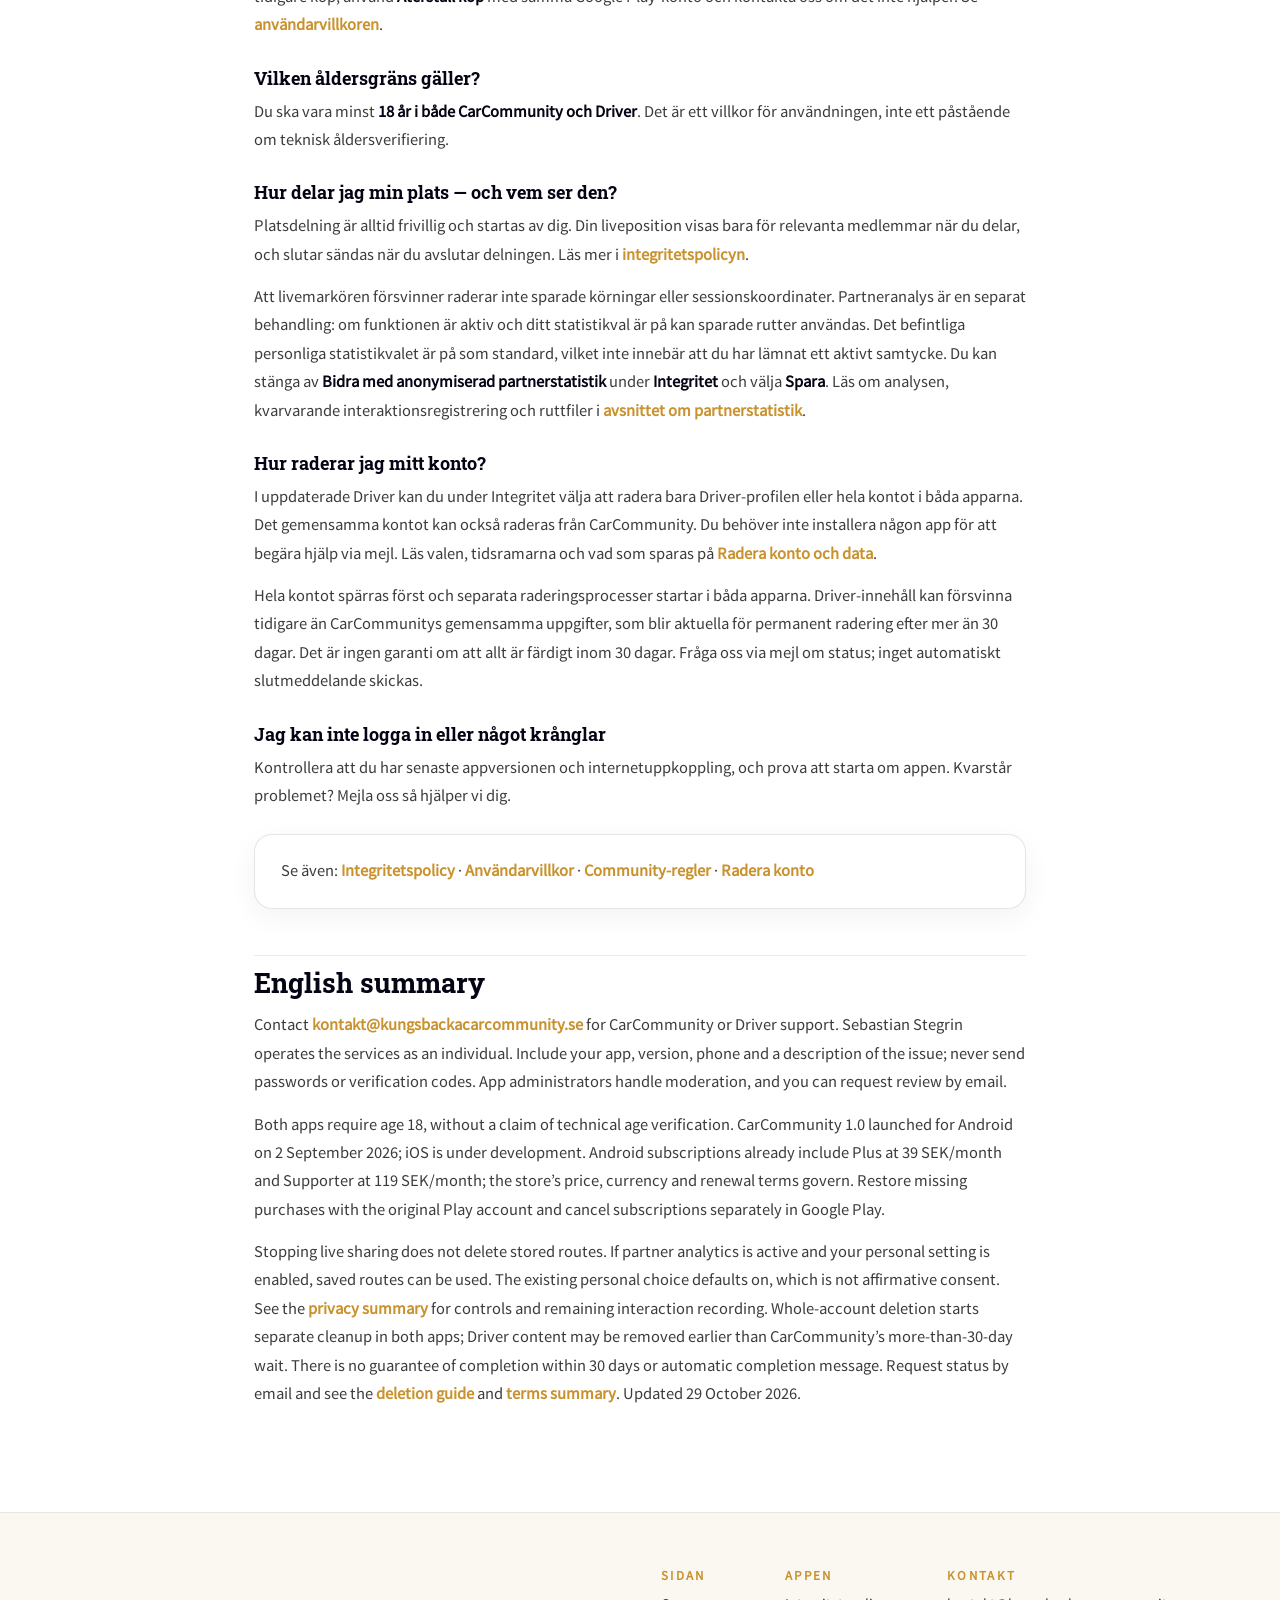
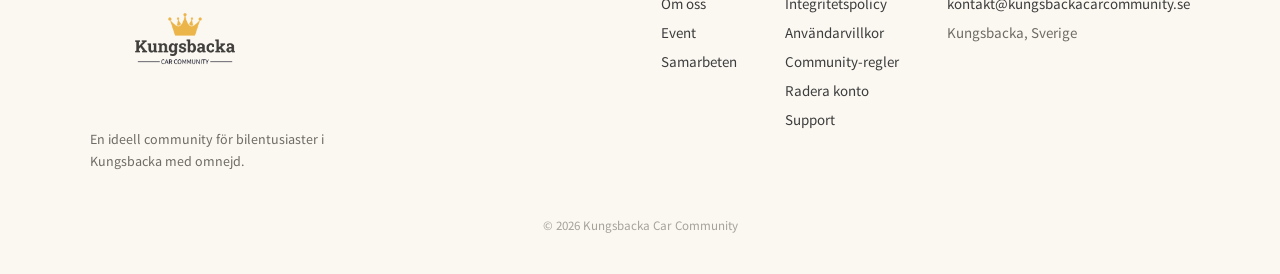
<file: support.html>
<!DOCTYPE html>
<html lang="sv">
<head>
<meta charset="utf-8">
<meta name="viewport" content="width=device-width, initial-scale=1">
<title>Support — Kungsbacka Car Community</title>
<meta name="description" content="Support och hjälp för Kungsbacka Car Community och Driver: kontakt, vanliga frågor, hur du rapporterar problem och raderar data.">
<meta name="robots" content="index, follow">
<link rel="icon" href="favicon.ico" sizes="any">
<link rel="icon" type="image/png" sizes="32x32" href="assets/favicon-32.png">
<link rel="icon" type="image/png" sizes="16x16" href="assets/favicon-16.png">
<link rel="icon" type="image/png" sizes="192x192" href="assets/favicon-192.png">
<link rel="apple-touch-icon" sizes="180x180" href="assets/favicon-180.png">
<link rel="stylesheet" href="assets/legal.css">
</head>
<body>

<nav class="kcc-nav">
  <a class="kcc-brand" href="index.html#hem"><span>Kungsbacka Car Community</span></a>
  <div class="kcc-navlinks">
    <a href="index.html#om-oss" class="kcc-navlink">Om oss</a>
    <a href="index.html#event" class="kcc-navlink">Event</a>
    <a href="support.html" class="kcc-navlink">Support</a>
    <a href="https://www.facebook.com/groups/794040558638195/" target="_blank" rel="noopener" class="kcc-navcta">Bli medlem</a>
  </div>
</nav>

<div class="kcc-doc-top">
  <div class="kcc-doc">
    <p class="kcc-eyebrow">Hjälp</p>
    <h1>Support</h1>
    <p class="kcc-meta">Kungsbacka Car Community och Driver · Senast uppdaterad 29 oktober 2026</p>
    <p class="kcc-lead">Har du fastnat, hittat en bugg eller har en fråga om någon av apparna? Här hittar du snabbaste vägen till hjälp.</p>
    <p><a href="#english" lang="en">English summary</a></p>
  </div>
</div>

<main class="kcc-doc">

  <h2 id="kontakt">Kontakta oss</h2>
  <div class="kcc-callout">
    <p><strong>Mejl:</strong> <a href="mailto:kontakt@kungsbackacarcommunity.se?subject=Support%20-%20KCC%20eller%20Driver">kontakt@kungsbackacarcommunity.se</a></p>
    <p>Sebastian Stegrin driver Kungsbacka Car Community som privatperson. Vi svarar så snart vi kan. Berätta gärna vilken app, telefon och appversion du använder samt vad som hände — det hjälper oss att felsöka. Skicka aldrig lösenord eller verifieringskoder.</p>
  </div>

  <h2 id="rapportera">Rapportera ett problem i appen</h2>
  <p>Enklast rapporterar du direkt i appen via funktionen <strong>Rapportera ett problem</strong>. Då får vi med teknisk information som hjälper oss att hitta felet. Vill du rapportera olämpligt innehåll eller en användare, använder du <strong>rapportera</strong>-funktionen på inlägget, meddelandet eller profilen — se våra <a href="community-regler.html">community-regler</a>.</p>
  <p>Apparnas administratörer hanterar modereringen. Vill du begära omprövning av en varning, begränsning, avstängning eller åtgärd mot innehåll, mejla <a href="mailto:kontakt@kungsbackacarcommunity.se">kontakt@kungsbackacarcommunity.se</a>. Beskriv vilken åtgärd det gäller och varför du vill få den omprövad.</p>

  <h2 id="faq">Vanliga frågor</h2>

  <h3>Vad är Kungsbacka Car Community-appen?</h3>
  <p>En community-app för bilintresserade i Kungsbacka med omnejd, med livekarta, event, konvojer, garage och chatt. Version 1.0 lanserades för Android den 2 september 2026 och <a href="https://play.google.com/store/apps/details?id=com.kungsbackacarcommunity.app" target="_blank" rel="noopener">finns på Google Play</a>. iOS-appen är under utveckling. Webbplatsen och <a href="https://www.facebook.com/groups/794040558638195/" target="_blank" rel="noopener">Facebook-gruppen</a> är navet för själva communityt.</p>

  <h3>Vad är Driver?</h3>
  <p>Driver är den sammankopplade appen för inlägg, svar och communities kring bilmärken och modeller. Du loggar in med samma konto och grundprofil som i Kungsbacka Car Community, medan Driver-innehållet hanteras separat.</p>

  <h3>Kostar appen något?</h3>
  <p>Grundfunktionerna är gratis. CarCommunity för Android erbjuder redan <strong>Plus 39 SEK per månad</strong> och <strong>Supporter 119 SEK per månad</strong> via Google Play. Butikens pris, valuta, debiteringsperiod och förnyelsevillkor gäller för ditt köp. Hantera uppsägning i <strong>Google Play → Prenumerationer</strong>; kontoradering avslutar inte betalningen. Saknas ett tidigare köp, använd <strong>Återställ köp</strong> med samma Google Play-konto och kontakta oss om det inte hjälper. Se <a href="anvandarvillkor.html#prenumeration">användarvillkoren</a>.</p>

  <h3>Vilken åldersgräns gäller?</h3>
  <p>Du ska vara minst <strong>18 år i både CarCommunity och Driver</strong>. Det är ett villkor för användningen, inte ett påstående om teknisk åldersverifiering.</p>

  <h3>Hur delar jag min plats — och vem ser den?</h3>
  <p>Platsdelning är alltid frivillig och startas av dig. Din liveposition visas bara för relevanta medlemmar när du delar, och slutar sändas när du avslutar delningen. Läs mer i <a href="integritetspolicy.html#plats">integritetspolicyn</a>.</p>
  <p>Att livemarkören försvinner raderar inte sparade körningar eller sessionskoordinater. Partneranalys är en separat behandling: om funktionen är aktiv och ditt statistikval är på kan sparade rutter användas. Det befintliga personliga statistikvalet är på som standard, vilket inte innebär att du har lämnat ett aktivt samtycke. Du kan stänga av <strong>Bidra med anonymiserad partnerstatistik</strong> under <strong>Integritet</strong> och välja <strong>Spara</strong>. Läs om analysen, kvarvarande interaktionsregistrering och ruttfiler i <a href="integritetspolicy.html#partnerstatistik">avsnittet om partnerstatistik</a>.</p>

  <h3>Hur raderar jag mitt konto?</h3>
  <p>I uppdaterade Driver kan du under Integritet välja att radera bara Driver-profilen eller hela kontot i båda apparna. Det gemensamma kontot kan också raderas från CarCommunity. Du behöver inte installera någon app för att begära hjälp via mejl. Läs valen, tidsramarna och vad som sparas på <a href="radera-konto.html">Radera konto och data</a>.</p>
  <p>Hela kontot spärras först och separata raderingsprocesser startar i båda apparna. Driver-innehåll kan försvinna tidigare än CarCommunitys gemensamma uppgifter, som blir aktuella för permanent radering efter mer än 30 dagar. Det är ingen garanti om att allt är färdigt inom 30 dagar. Fråga oss via mejl om status; inget automatiskt slutmeddelande skickas.</p>

  <h3>Jag kan inte logga in eller något krånglar</h3>
  <p>Kontrollera att du har senaste appversionen och internetuppkoppling, och prova att starta om appen. Kvarstår problemet? Mejla oss så hjälper vi dig.</p>

  <div class="kcc-panel">
    <p>Se även: <a href="integritetspolicy.html">Integritetspolicy</a> · <a href="anvandarvillkor.html">Användarvillkor</a> · <a href="community-regler.html">Community-regler</a> · <a href="radera-konto.html">Radera konto</a></p>
  </div>

  <section lang="en" aria-labelledby="english">
    <h2 id="english">English summary</h2>
    <p>Contact <a href="mailto:kontakt@kungsbackacarcommunity.se">kontakt@kungsbackacarcommunity.se</a> for CarCommunity or Driver support. Sebastian Stegrin operates the services as an individual. Include your app, version, phone and a description of the issue; never send passwords or verification codes. App administrators handle moderation, and you can request review by email.</p>
    <p>Both apps require age 18, without a claim of technical age verification. CarCommunity 1.0 launched for Android on 2 September 2026; iOS is under development. Android subscriptions already include Plus at 39 SEK/month and Supporter at 119 SEK/month; the store’s price, currency and renewal terms govern. Restore missing purchases with the original Play account and cancel subscriptions separately in Google Play.</p>
    <p>Stopping live sharing does not delete stored routes. If partner analytics is active and your personal setting is enabled, saved routes can be used. The existing personal choice defaults on, which is not affirmative consent. See the <a href="integritetspolicy.html#english">privacy summary</a> for controls and remaining interaction recording. Whole-account deletion starts separate cleanup in both apps; Driver content may be removed earlier than CarCommunity’s more-than-30-day wait. There is no guarantee of completion within 30 days or automatic completion message. Request status by email and see the <a href="radera-konto.html#english">deletion guide</a> and <a href="anvandarvillkor.html#english">terms summary</a>. Updated 29 October 2026.</p>
  </section>

</main>

<footer class="kcc-footer">
  <div class="kcc-footer-inner">
    <div style="max-width:300px;">
      <img src="assets/logo-main.png" alt="Kungsbacka Car Community">
      <p style="color:#6d6b64;font-size:14px;line-height:1.6;margin:14px 0 0;">En ideell community för bilentusiaster i Kungsbacka med omnejd.</p>
    </div>
    <div class="kcc-footer-cols">
      <div class="kcc-footer-col">
        <span class="kcc-col-h">Sidan</span>
        <a href="index.html#om-oss" class="kcc-flink">Om oss</a>
        <a href="index.html#event" class="kcc-flink">Event</a>
        <a href="index.html#samarbeten" class="kcc-flink">Samarbeten</a>
      </div>
      <div class="kcc-footer-col">
        <span class="kcc-col-h">Appen</span>
        <a href="integritetspolicy.html" class="kcc-flink">Integritetspolicy</a>
        <a href="anvandarvillkor.html" class="kcc-flink">Användarvillkor</a>
        <a href="community-regler.html" class="kcc-flink">Community-regler</a>
        <a href="radera-konto.html" class="kcc-flink">Radera konto</a>
        <a href="support.html" class="kcc-flink">Support</a>
      </div>
      <div class="kcc-footer-col">
        <span class="kcc-col-h">Kontakt</span>
        <a href="mailto:kontakt@kungsbackacarcommunity.se" class="kcc-flink">kontakt@kungsbackacarcommunity.se</a>
        <span style="color:#6d6b64;font-size:15px;">Kungsbacka, Sverige</span>
      </div>
    </div>
  </div>
  <p class="kcc-copy">© <span id="kcc-year">2026</span> Kungsbacka Car Community</p>
</footer>
<script>document.getElementById('kcc-year').textContent=String(new Date().getFullYear());</script>

</body>
</html>
</file>
<file: assets/legal.css>
/* ───────────────────────────────────────────────────────────────
   Kungsbacka Car Community — delade stilar för app- & juridiksidor.
   Samma designspråk som index.html: helvitt med guldaccenter
   (#ecb44c / #c9922e), RobotoSlab + SourceSans.
   ─────────────────────────────────────────────────────────────── */

@font-face { font-family: 'RobotoSlab'; src: url('RobotoSlab.woff') format('woff'); font-weight: 400 700; font-display: swap; }
@font-face { font-family: 'SourceSans'; src: url('SourceSans.otf') format('opentype'); font-display: swap; }

* { box-sizing: border-box; }
html { scroll-behavior: smooth; }
body {
  margin: 0;
  background: #ffffff;
  color: #3c3c3c;
  font-family: 'SourceSans', 'Segoe UI', sans-serif;
  overflow-x: hidden;
  -webkit-font-smoothing: antialiased;
}
a { color: #c9922e; }

/* ── NAV (brand alltid synlig på undersidor) ── */
.kcc-nav {
  position: fixed; top: 0; left: 0; right: 0; z-index: 50;
  display: flex; align-items: center; justify-content: space-between;
  padding: 14px 28px;
  background: linear-gradient(180deg, rgba(255,255,255,.96), rgba(255,255,255,.78));
  -webkit-backdrop-filter: blur(6px); backdrop-filter: blur(6px);
  border-bottom: 1px solid rgba(4,4,20,.06);
}
.kcc-brand { display: flex; align-items: center; gap: 10px; text-decoration: none; }
.kcc-brand span {
  font-family: 'RobotoSlab', serif; font-weight: 700; font-size: 16px;
  color: #040414; letter-spacing: .03em;
}
.kcc-navlinks { display: flex; align-items: center; gap: 24px; font-size: 15px; }
.kcc-navlink { color: #3c3c3c; text-decoration: none; transition: color .3s ease; }
.kcc-navlink:hover { color: #c9922e; }
.kcc-navcta {
  color: #040414; background: #ecb44c; padding: 9px 18px; border-radius: 999px;
  font-weight: 700; text-decoration: none; box-shadow: 0 4px 16px rgba(236,180,76,.45);
  transition: box-shadow .3s ease;
}
.kcc-navcta:hover { box-shadow: 0 6px 26px rgba(236,180,76,.7); }
/* På små skärmar: göm inga länkar — låt nav:en radbrytas så länkarna hamnar
   på en egen rad under varumärket och förblir nåbara (matchar att index-nav:en
   alltid visar sina länkar). */
@media (max-width: 640px) {
  .kcc-nav { flex-wrap: wrap; row-gap: 10px; padding: 12px 18px; }
  .kcc-brand span { font-size: 14px; }
  .kcc-navlinks { width: 100%; gap: 18px; font-size: 14px; justify-content: flex-start; flex-wrap: wrap; }
}

/* ── DOKUMENT-LAYOUT ── */
.kcc-doc-top {
  position: relative;
  background: radial-gradient(ellipse 90% 60% at 50% 0%, rgba(236,180,76,.14), transparent 70%);
  padding: 130px 24px 30px;
}
.kcc-doc { max-width: 820px; margin: 0 auto; padding: 0 24px 90px; }
/* Offsetta ankarhopp (innehållsförteckningen) för den fasta nav-baren så att
   mål-rubriker inte hamnar delvis dolda under den. Värdet täcker både desktop-
   och den radbrutna mobil-nav:en. */
.kcc-doc [id] { scroll-margin-top: 96px; }
.kcc-eyebrow {
  margin: 0 0 10px; color: #c9922e; letter-spacing: .22em; text-transform: uppercase;
  font-size: 13px; font-weight: 700;
}
.kcc-doc h1 {
  font-family: 'RobotoSlab', serif; color: #040414; line-height: 1.18;
  font-size: clamp(30px, 4.4vw, 44px); margin: 0 0 12px; max-width: 720px;
}
.kcc-meta { color: #6d6b64; font-size: 14px; margin: 0; }
.kcc-lead { font-size: 18px; line-height: 1.7; color: #3c3c3c; margin: 22px 0 0; }

.kcc-doc h2 {
  font-family: 'RobotoSlab', serif; color: #040414; line-height: 1.25;
  font-size: clamp(21px, 2.8vw, 27px); margin: 46px 0 12px;
  padding-top: 10px; border-top: 1px solid rgba(4,4,20,.08);
}
.kcc-doc h3 {
  font-family: 'RobotoSlab', serif; color: #040414; font-size: 18px; margin: 26px 0 8px;
}
.kcc-doc p { font-size: 16.5px; line-height: 1.72; margin: 0 0 14px; }
.kcc-doc ul, .kcc-doc ol { font-size: 16.5px; line-height: 1.72; margin: 0 0 16px; padding-left: 22px; }
.kcc-doc li { margin: 0 0 8px; }
.kcc-doc strong { color: #040414; }
.kcc-doc a { color: #c9922e; font-weight: 600; text-decoration: none; }
.kcc-doc a:hover { text-decoration: underline; }

/* ── innehållsförteckning ── */
.kcc-toc {
  background: linear-gradient(160deg, #fdf6e8, #ffffff);
  border: 1px solid rgba(236,180,76,.35); border-radius: 18px;
  padding: 22px 26px; margin: 30px 0 8px;
  box-shadow: 0 8px 28px rgba(4,4,20,.05);
}
.kcc-toc p { margin: 0 0 10px; font-weight: 700; color: #040414; font-size: 14px;
  letter-spacing: .14em; text-transform: uppercase; }
.kcc-toc ol { margin: 0; padding-left: 20px; columns: 2; column-gap: 30px; }
.kcc-toc li { margin: 0 0 6px; }
.kcc-toc a { color: #3c3c3c; font-weight: 600; text-decoration: none; }
.kcc-toc a:hover { color: #c9922e; }
@media (max-width: 560px) { .kcc-toc ol { columns: 1; } }

/* ── guldruta / callout ── */
.kcc-callout {
  background: linear-gradient(160deg, #fdf6e8, #ffffff);
  border: 1px solid rgba(236,180,76,.45); border-radius: 18px;
  padding: 24px 26px; margin: 24px 0;
  box-shadow: 0 8px 28px rgba(236,180,76,.14);
}
.kcc-callout h3 { margin-top: 0; }
.kcc-callout > :last-child { margin-bottom: 0; }

/* neutral ruta (t.ex. kontakt) */
.kcc-panel {
  background: #ffffff; border: 1px solid rgba(4,4,20,.10); border-radius: 18px;
  padding: 22px 26px; margin: 24px 0; box-shadow: 0 8px 28px rgba(4,4,20,.05);
}
.kcc-panel > :last-child { margin-bottom: 0; }

/* ── FOOTER (samma som index) ── */
.kcc-footer { border-top: 1px solid rgba(4,4,20,.08); padding: 54px 28px 40px; background: #fbf8f2; }
.kcc-footer-inner {
  max-width: 1100px; margin: 0 auto; display: flex; flex-wrap: wrap; gap: 36px;
  justify-content: space-between; align-items: flex-start;
}
.kcc-footer img { width: 190px; height: auto; }
.kcc-footer-cols { display: flex; gap: 48px; flex-wrap: wrap; }
.kcc-footer-col { display: flex; flex-direction: column; gap: 10px; }
.kcc-footer-col .kcc-col-h {
  color: #c9922e; font-size: 13px; letter-spacing: .18em; text-transform: uppercase; font-weight: 700;
}
.kcc-flink { color: #3c3c3c; text-decoration: none; font-size: 15px; transition: color .3s ease; }
.kcc-flink:hover { color: #c9922e; }
.kcc-copy { text-align: center; color: #a5a29a; font-size: 13px; margin: 44px 0 0; }

@media (prefers-reduced-motion: reduce) { html { scroll-behavior: auto; } }
</file>
